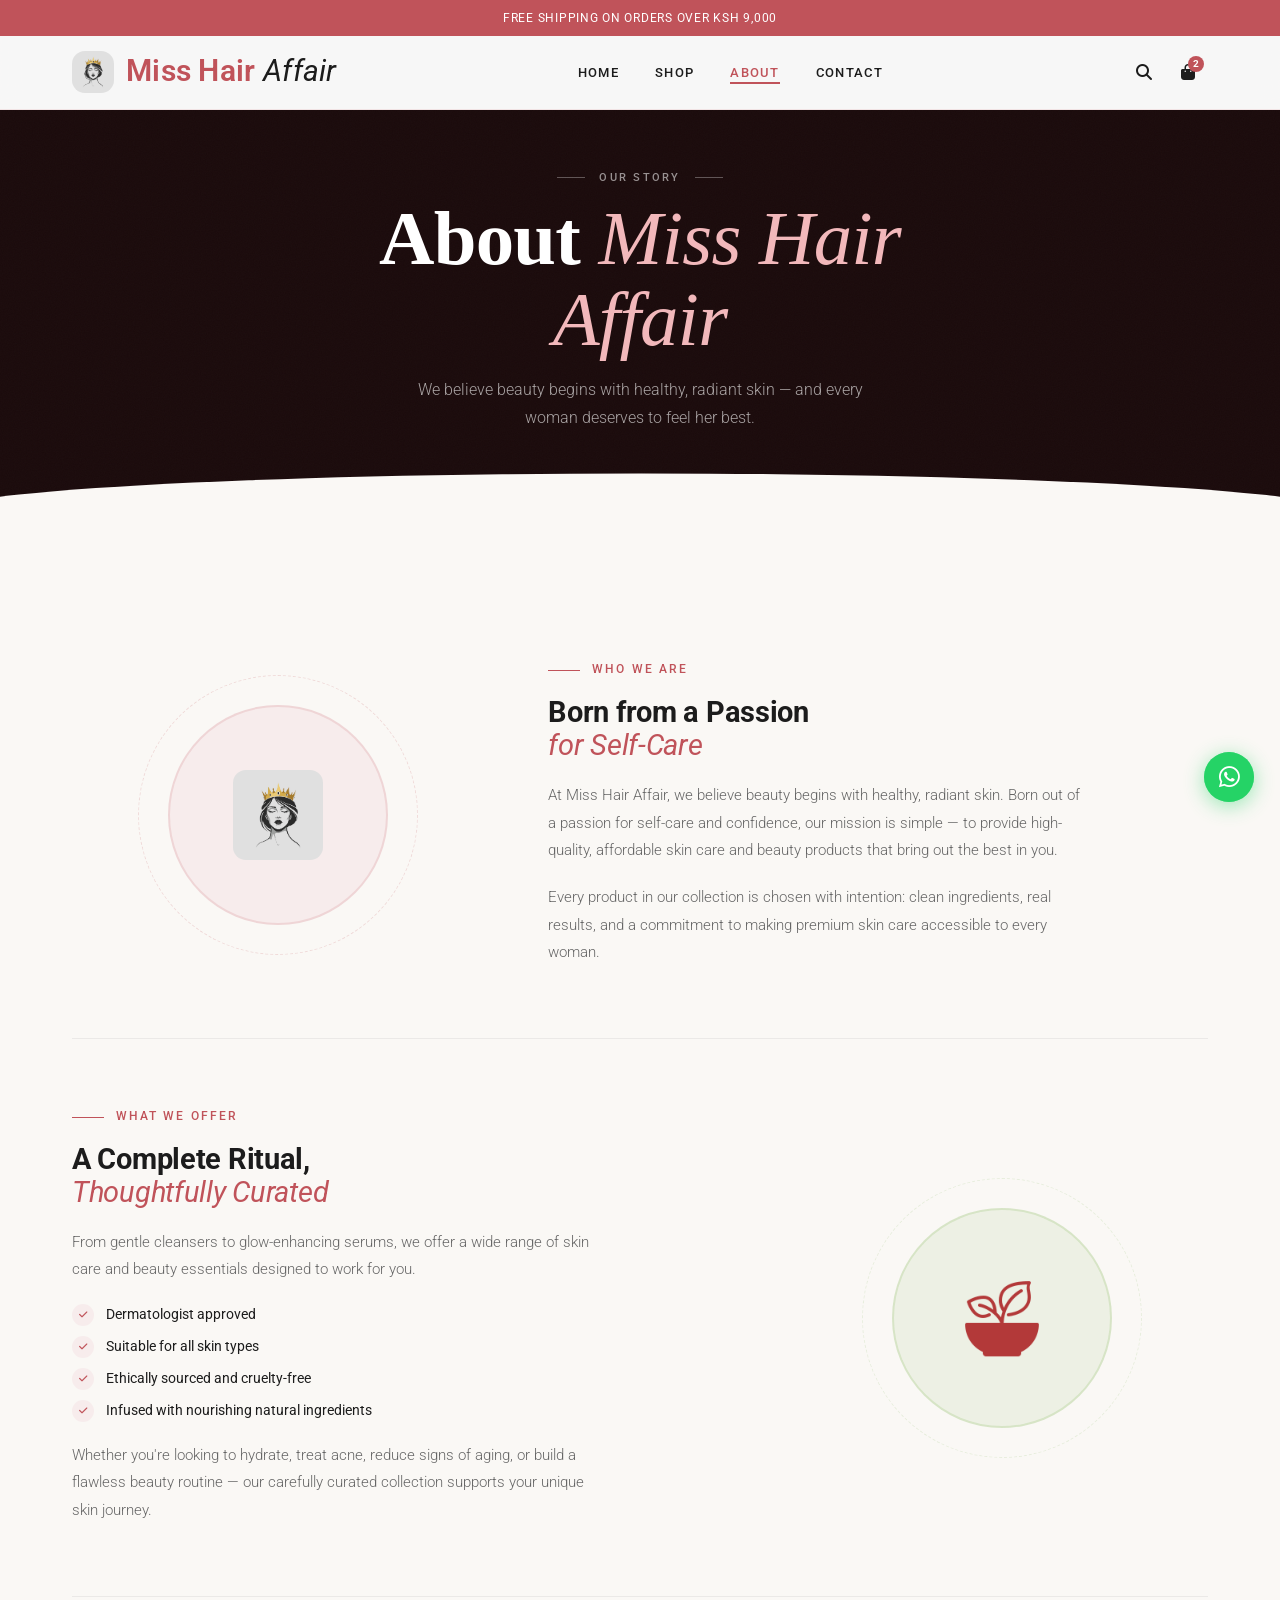
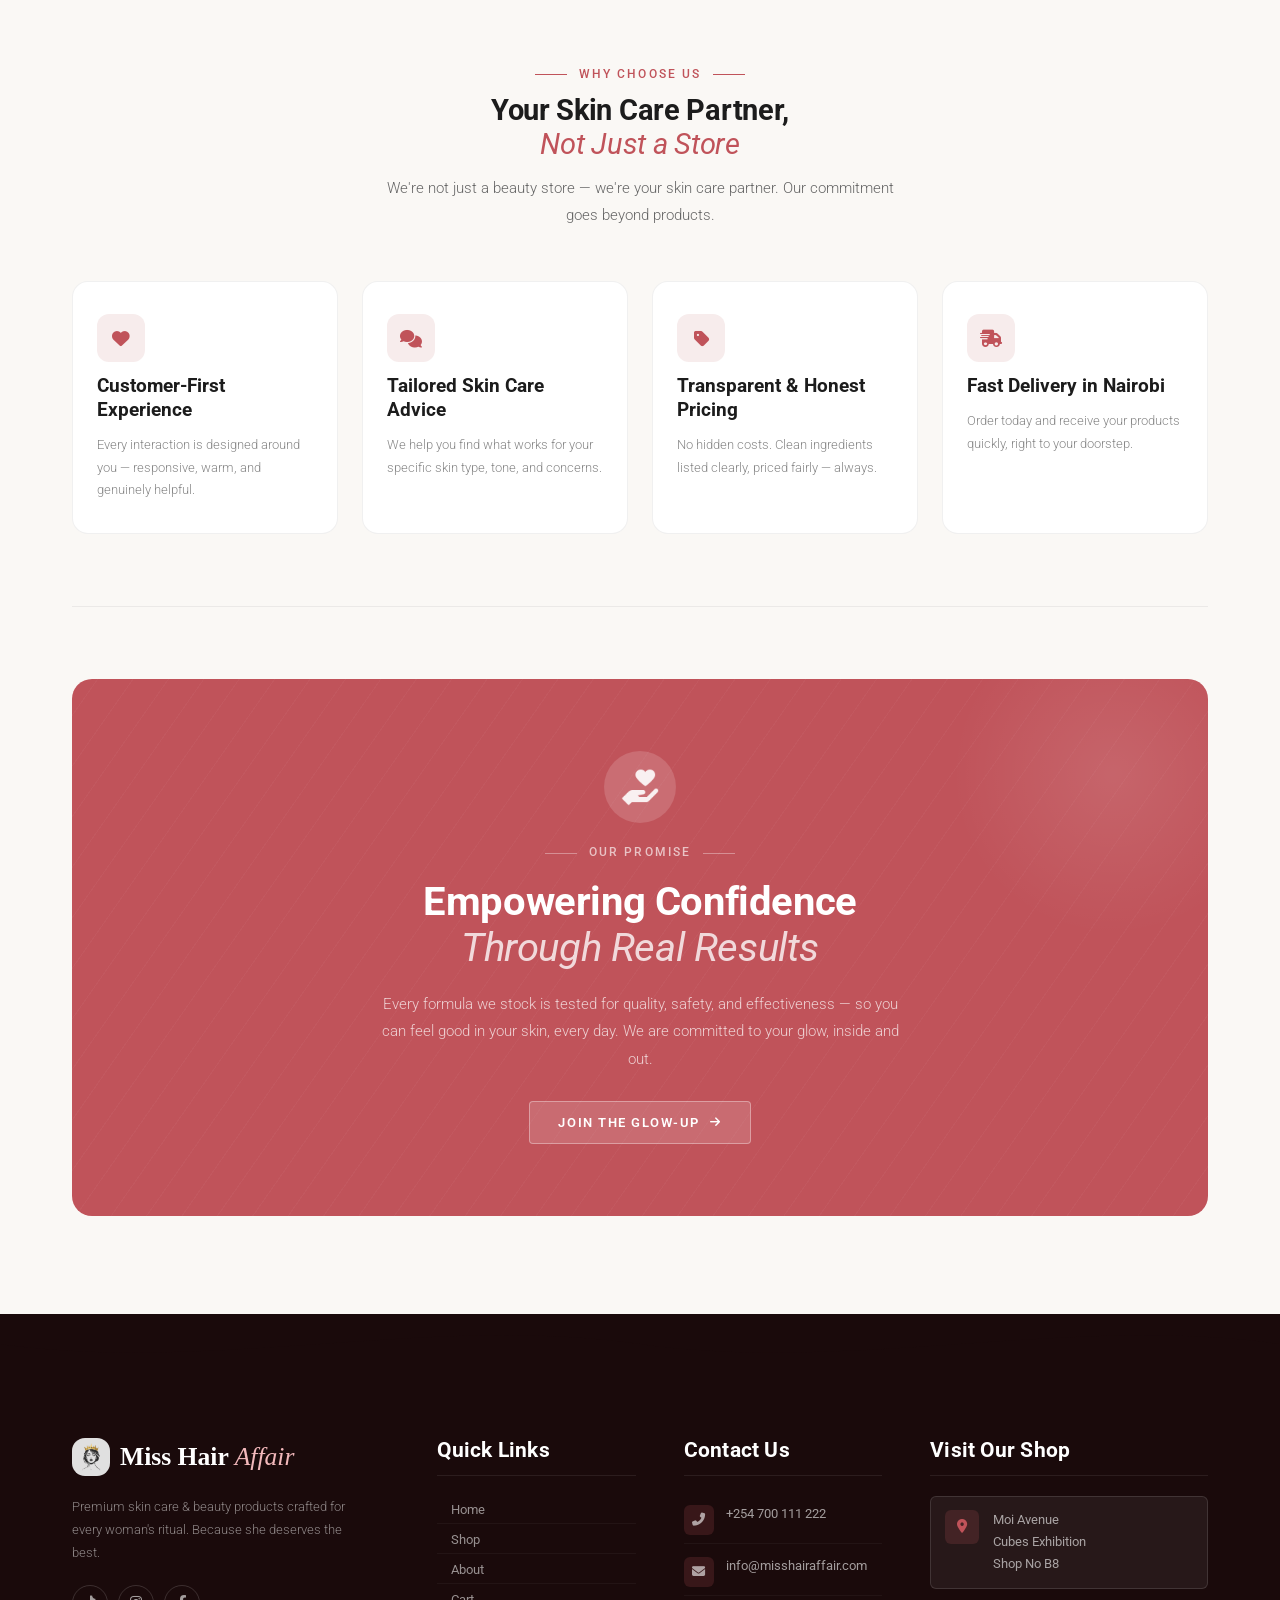
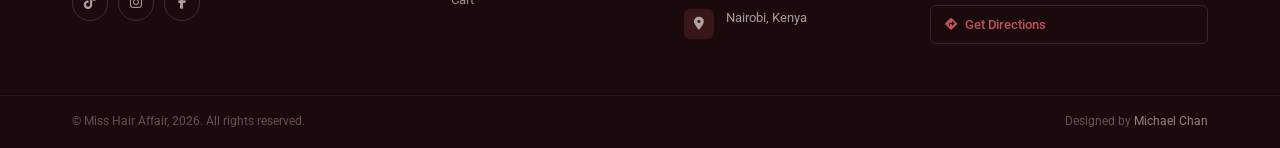
<file: about.html>
<!DOCTYPE html>
<html lang = "en">
	<head>
		<title> Miss Hair Affair </title>

		<meta charset = "UTF-8" />
		<meta name = "author" content = "Michael Chan" /> <!--date of creation; Mon, May 18, 2026-->
		<meta name = "viewport" content = "width=device-width,initial-scale=1,shrink-to-fit=no" />

		<!--browser icon-->
		<link	rel = "icon" 
				href = 'data:image/svg+xml,<svg xmlns="http://www.w3.org/2000/svg" viewBox="0 0 100 100"><text y=".9em" font-size="90">👸</text></svg>' />

		<!--custom css-->
		<link rel = "stylesheet" href = "css/style.css" />

		<!--font awesome link-->
        <link rel = "stylesheet" href = "https://cdnjs.cloudflare.com/ajax/libs/font-awesome/6.7.2/css/all.min.css" />

		<!--google font, Roboto-->
		<link rel = "preconnect" href = "https://fonts.googleapis.com" />
		<link rel = "preconnect" href = "https://fonts.gstatic.com" crossorigin />
		<link href = "https://fonts.googleapis.com/css2?family=Roboto:ital,wght@0,100..900;1,100..900&display=swap" rel = "stylesheet" />
	</head>

	<body>

		<!--header-->
    	<section class = "header" id = "site-header">
    		<!--announcement bar-->
      		<div class = "header-announcement">
        		<p> Free shipping on orders over Ksh 9,000 </p>
      		</div>
      		

      		<div class = "container">
        		<header class = "header-inner">

        			<!--logo-->
		          	<a href = "index.html" class = "logo" aria-label = "Miss Hair Affair — Home">
		            	<img src = "images/logo.jpg" alt = "Miss Hair Affair logo" class = "logo-img" />
		            	<span class = "logo-wordmark"> Miss Hair <em> Affair </em> </span>
		          	</a>
		          	<!--logo end-->

		          	<!--primary nav-->
		          	<nav class = "nav" id = "main-nav" aria-label = "Main navigation">
		          		<button class = "nav-close" id = "nav-close" aria-label = "Close menu">
							<i class = "fas fa-times"></i>
						</button>

		            	<a href = "index.html" class = "nav-link"> Home </a>
		            	<a href = "shop.html" class = "nav-link"> Shop </a>
		            	<a href = "about.html" class = "nav-link is-active"> About </a>
		            	<a href = "contact.html" class = "nav-link"> Contact </a>
		          	</nav>
		          	<!--primary nav end-->

		          	<!--actions-->
		          	<div class = "header-actions">
		            	<!--search toggle-->
		            	<button	class = "icon-btn search-toggle" 
		            			id = "search-toggle" 
		            			aria-label = "Open search" 
		            			aria-expanded = "false">
		              			<i class = "fas fa-search" id = "search-icon"></i>
		            	</button>

		            	<!--cart count-->
			            <a 	href = "cart.html" 
			            	class = "icon-btn cart-btn" 
			            	aria-label = "Shopping cart, 2 items">
			              	<i class = "fas fa-shopping-bag"></i>
			              	<span class = "cart-badge" aria-hidden = "true"> 2 </span>
			            </a>

			            <!--hamburger (mobile)-->
			            <button		class = "hamburger" 
			            			id = "hamburger" 
			            			aria-label = "Open menu" 
			            			aria-expanded = "false" 
			            			aria-controls = "main-nav">
			              		<span class = "hamburger-bar"></span>
			              		<span class = "hamburger-bar"></span>
			              		<span class = "hamburger-bar"></span>
			            </button>
		          	</div>
		          	<!--actions end-->

        		</header>
        	</div>

        	<!--search bar — slides down under the header bar-->
	      	<div class = "search-bar" id = "search-bar" aria-hidden = "true">
	        	<div class = "container">
	          		<div class = "search-bar--inner">
	            		<i class = "fas fa-search search-bar--icon"></i>
	            		
	            		<input	type = "search"
	              				id = "search-input"
	              				class = "search-bar--input"
	              				placeholder = "Search for products . . ."
	              				autocomplete = "off"
	              				aria-label = "Search products" />
	            		
	            		<button class = "search-bar--close" id = "search-close" aria-label = "Close search">
	              			<i class = "fas fa-times"></i>
	            		</button>
	          		</div>
	        	</div>
	      	</div>

      	</section>
      	<!--header end-->

      	<!--overlay for mobile nav-->
    	<div class = "nav-overlay" id = "nav-overlay" aria-hidden = "true"></div>

    	<!--about-->
		<section class = "about" aria-label = "About Miss Hair Affair">

			<!--hero band-->
		  	<div class = "about-hero">
			    <div class = "about-hero-bg" aria-hidden = "true"></div>
			    
			    <div class = "container">
			      	<div class = "about-hero-inner">
				        <p class="about-hero-eyebrow">
				          	<span class="about-hero-dash"></span>
				          	Our Story
				          	<span class="about-hero-dash"></span>
				        </p>
				        <h1 class = "about-hero-headline"> About <em> Miss Hair Affair </em> </h1>
				        <p class = "about-hero-sub">
				          	We believe beauty begins with healthy, radiant skin — and every woman deserves to feel her best.
				        </p>
			      	</div>
			    </div>
		  	</div>

		  	<!--container-->
		  	<div class = "container">

		  		<!--who we are-->
			    <div class = "about-block about-block--who">
			      	<div class = "about-block-visual" aria-hidden = "true">
				        <div class = "about-block-image-wrap">
				          	<img src = "images/logo.jpg" alt = "" class = "about-block-img about-block-img--logo" />
				        </div>
				        <div class = "about-block-accent" aria-hidden = "true"></div>
			      	</div>

			      	<div class = "about-block-content">
				        <p class = "section-eyebrow">
				          	<span class = "section-eyebrow-line"></span>
				          	Who We Are
				        </p>
				        <h2 class = "about-block-title"> Born from a Passion <br /> <em> for Self-Care </em> </h2>
				        <p class = "about-block-body">
				          	At Miss Hair Affair, we believe beauty begins with healthy, radiant skin. Born out of a passion for
				          	self-care and confidence, our mission is simple — to provide high-quality, affordable skin care
				          	and beauty products that bring out the best in you.
				        </p>
				        <p class = "about-block-body">
				          	Every product in our collection is chosen with intention: clean ingredients, real results,
				          	and a commitment to making premium skin care accessible to every woman.
				        </p>
			      	</div>
			    </div>
			    <!--who we are end-->

			    <!--what we offer-->
			    <div class = "about-block about-block--offer about-block--reverse">
			      	<div class = "about-block-content">
				        <p class = "section-eyebrow">
				          	<span class = "section-eyebrow-line"></span>
				          	What We Offer
				        </p>
				        <h2 class = "about-block-title"> A Complete Ritual, <br /> <em> Thoughtfully Curated </em> </h2>
				        <p class = "about-block-body">
				          	From gentle cleansers to glow-enhancing serums, we offer a wide range of skin care and beauty
				          	essentials designed to work for you.
				        </p>
				        <ul class = "about-list">
				          	<li class = "about-list-item">
				            	<span class = "about-list-icon"> <i class = "fas fa-check"></i> </span>
				            	Dermatologist approved
				          	</li>	
				          	<li class = "about-list-item">
				            	<span class = "about-list-icon"> <i class = "fas fa-check"></i> </span>
				            	Suitable for all skin types
				          	</li>
				          	<li class = "about-list-item">
				            	<span class = "about-list-icon"> <i class = "fas fa-check"></i> </span>
				            	Ethically sourced and cruelty-free
				          	</li>
				          	<li class = "about-list-item">
				            	<span class = "about-list-icon"> <i class = "fas fa-check"></i> </span>
				            	Infused with nourishing natural ingredients
				          	</li>
				        </ul>
				        <p class = "about-block-body">
				          	Whether you're looking to hydrate, treat acne, reduce signs of aging, or build a flawless
				          	beauty routine — our carefully curated collection supports your unique skin journey.
				        </p>
			      	</div>

			      	<div class = "about-block-visual about-block-visual--right" aria-hidden = "true">
			        	<div class = "about-block-image-wrap about-block-image-wrap--leaf">
			          		<img src = "images/leaf.png" alt = "" class = "about-block-img about-block-img--icon" />
			        	</div>
			        	<div class = "about-block-accent about-block-accent--right" aria-hidden="true"></div>
			      	</div>
			    </div>
			    <!--what we offer end-->

			    <!--why choose us-->
			    <div class = "about-why">
			      	<div class = "about-why-header">
				        <p class = "section-eyebrow">
				          	<span class = "section-eyebrow-line"></span>
				          	Why Choose Us
				          	<span class = "section-eyebrow-line"></span>
				        </p>
				        <h2 class = "about-block-title about-block-title--center">
				          	Your Skin Care Partner, <br /> <em> Not Just a Store </em>
				        </h2>
				        <p class = "about-block-body about-block-body--center">
				          	We're not just a beauty store — we're your skin care partner. Our commitment goes beyond products.
				        </p>
			      	</div>

			      	<div class = "about-why-grid">
				        <div class = "about-why-card">
				          	<div class = "about-why-card-icon"> <i class = "fas fa-heart"></i> </div>
				          		<h3 class = "about-why-card-title"> Customer-First Experience </h3>
				          		<p class = "about-why-card-body">
				          			Every interaction is designed around you — responsive, warm, and genuinely helpful.
				          		</p>
				        </div>
				        <div class = "about-why-card">
				          	<div class = "about-why-card-icon"> <i class = "fas fa-comments"></i> </div>
				          	<h3 class = "about-why-card-title"> Tailored Skin Care Advice </h3>
				          	<p class = "about-why-card-body">
				          		We help you find what works for your specific skin type, tone, and concerns.
				          	</p>
				        </div>
				        <div class = "about-why-card">
				          	<div class = "about-why-card-icon"> <i class = "fas fa-tag"></i> </div>
				          	<h3 class = "about-why-card-title"> Transparent &amp; Honest Pricing </h3>
				          	<p class = "about-why-card-body"> 
				          		No hidden costs. Clean ingredients listed clearly, priced fairly — always.
				          	</p>
				        </div>
				        <div class = "about-why-card">
				          	<div class = "about-why-card-icon"> <i class = "fas fa-shipping-fast"></i> </div>
				          	<h3 class = "about-why-card-title"> Fast Delivery in Nairobi </h3>
				          	<p class = "about-why-card-body">
				          		Order today and receive your products quickly, right to your doorstep.
				          	</p>
				        </div>
			      	</div>
			    </div>
			    <!--why choose us end-->

			    <!--our promise-->
			    <div class = "about-promise">
			      	<div class = "about-promise-bg" aria-hidden = "true"></div>
			      
			      	<div class = "about-promise-inner">
				        <div class = "about-promise-icon" aria-hidden = "true">
				          	<img src = "images/promise.png" alt = "" />
				        </div>
				        <p class = "section-eyebrow about-promise-eyebrow">
				          	<span class = "section-eyebrow-line"></span>
				          	Our Promise
				          	<span class = "section-eyebrow-line"></span>
				        </p>
				        <h2 class = "about-promise-headline">
				          	Empowering Confidence <br /> <em> Through Real Results </em>
				        </h2>
				        <p class = "about-promise-body">
				          	Every formula we stock is tested for quality, safety, and effectiveness — so you can feel good
				          	in your skin, every day. We are committed to your glow, inside and out.
				        </p>
				        <a href = "shop.html" class = "about-promise-cta">
				          	Join the Glow-Up
				          	<i class = "fas fa-arrow-right"></i>
				        </a>
			      	</div>
			    </div>
			    <!--our promise end-->

		  	</div>
		  	<!--container end-->

		</section>
		<!--about end-->

    	<!--footer-->
		<footer class = "footer" aria-label = "Site footer">

			<!--top wave divider-->
		  	<div class = "footer-wave" aria-hidden = "true">
		    	<svg 	viewBox = "0 0 1440 60" 
		    			preserveAspectRatio = "none" 
		    			xmlns = "http://www.w3.org/2000/svg">
		      		<path d = "M0,30 C240,60 480,0 720,30 C960,60 1200,0 1440,30 L1440,60 L0,60 Z" fill = "#1a0a0b" />
		    	</svg>
		  	</div>

		  	<!--footer main-->
		  	<div class = "footer-main">
		    	<div class = "container">
		      		<div class = "footer-grid">

		      			<!--column 1: brand-->
				        <div class = "footer-col footer-col--brand">
				          	<a href = "index.html" class = "footer-logo" aria-label = "Miss Hair Affair — Home">
				            	<img src = "images/logo.jpg" alt = "Miss Hair Affair logo" class = "footer-logo-img" />
				            	<span class = "footer-logo-wordmark"> Miss Hair <em> Affair </em> </span>
				          	</a>

				          	<p class = "footer-brand-desc">
				            	Premium skin care &amp; beauty products crafted for every woman's ritual. Because she deserves the best.
				          	</p>

				          	<!--social icons-->
				          	<div class = "footer-socials" aria-label = "Social media links">
				            	<a href = "" class = "footer-social-btn" aria-label = "TikTok">
				              		<i class = "fab fa-tiktok"></i>
				            	</a>
				            	<a href = "" class = "footer-social-btn" aria-label = "Instagram">
				              		<i class = "fab fa-instagram"></i>
				            	</a>
				            	<a href = "" class = "footer-social-btn" aria-label = "Facebook">
				              		<i class = "fab fa-facebook-f"></i>
				            	</a>
				          	</div>
				        </div>

				        <!--column 2: quick links-->
				        <div class = "footer-col">
				          	<h3 class = "footer-col-title"> Quick Links </h3>
				          
				          	<nav class = "footer-links" aria-label = "Footer navigation">
					            <a href = "index.html" class = "footer-link">
					              	<i class = "fas fa-chevron-right"></i> Home
					            </a>
					            <a href = "shop.html" class = "footer-link">
					              	<i class = "fas fa-chevron-right"></i> Shop
					            </a>
					            <a href = "about.html" class = "footer-link">
					              	<i class = "fas fa-chevron-right"></i> About
					            </a>
					            <a href = "cart.html" class = "footer-link">
					              	<i class = "fas fa-chevron-right"></i> Cart
					            </a>
				          	</nav>
				        </div>

				        <!--column 3: contact-->
				        <div class = "footer-col">
				          	<h3 class = "footer-col-title"> Contact Us </h3>
				          
				          	<ul class = "footer-contact" aria-label = "Contact details">
				            	<li class = "footer-contact-item">
				              		<span class = "footer-contact-icon" aria-hidden = "true">
				                		<i class = "fas fa-phone-alt"></i>
				              		</span>
				              		<a href = "tel:+254700111222"> +254 700 111 222 </a>
				            	</li>

				            	<li class = "footer-contact-item">
				              		<span class = "footer-contact-icon" aria-hidden = "true">
				                		<i class = "fas fa-envelope"></i>
				              		</span>
				              		<a href = "mailto:info@misshairaffair.com"> info@misshairaffair.com </a>
				            	</li>

				            	<li class = "footer-contact-item">
				              		<span class = "footer-contact-icon" aria-hidden = "true">
				                		<i class = "fas fa-map-marker-alt"></i>
				              		</span>
				              		<span> Nairobi, Kenya </span>
				            	</li>
				          	</ul>
				        </div>

				        <!--column 4: visit our shop-->
						<div class = "footer-col">
						  	<h3 class = "footer-col-title"> Visit Our Shop </h3>

						  	<div class = "footer-location">
						    	<span class = "footer-location-icon" aria-hidden = "true">
						      		<i class = "fas fa-map-marker-alt"></i>
						    	</span>

						    	<address class = "footer-location-address">
						      		Moi Avenue<br />
						      		Cubes Exhibition<br />
						      		Shop No B8
						    	</address>
						  	</div>

						  	<a	href = "https://maps.google.com/?q=Cubes+Exhibition+Moi+Avenue+Nairobi"
						    	class = "footer-location-link"
						    	target = "_blank"
						    	rel = "noopener noreferrer">
						    	<i class = "fas fa-directions"></i> Get Directions
						  	</a>
						</div>

		      		</div>
		      	</div>
		    </div>
		    <!--footer main end-->

		    <!--bottom bar-->
		  	<div class = "footer-bottom">
			    <div class = "container">
			      	<div class = "footer-bottom-inner">
			        	<p class = "footer-copy">
			          		&copy; Miss Hair Affair, <span id = "year"></span>. All rights reserved.
			        	</p>
			        	
			        	<p class = "footer-designer">
			          		Designed by <a href = ""> Michael Chan </a>
			        	</p>
			      	</div>
			    </div>
		  	</div>

		</footer>
		<!--footer end-->

		<!--whatsapp chat-->
		<a	href = "https://wa.me/254700111222"
			class = "whatsapp-btn"
			id = "whatsappBtn"
			target = "_blank"
			rel = "noopener noreferrer"
			aria-label = "Chat with us on WhatsApp"
			title = "Chat on WhatsApp">
			<i class = "fab fa-whatsapp"></i>
		</a>

		<!--back to top-->
		<button class = "back-to-top" id = "backToTop" aria-label = "Back to top" title = "Back to top">
		  	<i class = "fas fa-chevron-up"></i>
		  	<svg 	class = "back-to-top-ring" 
		  			viewBox = "0 0 44 44" 
		  			aria-hidden="true">
		    		<circle cx = "22" cy = "22" r = "20" />
		  	</svg>
		</button>

		<!--javascript-->
		<script src = "js/script.js"></script>
		<!--javascript end-->

	</body>
</html>
</file>
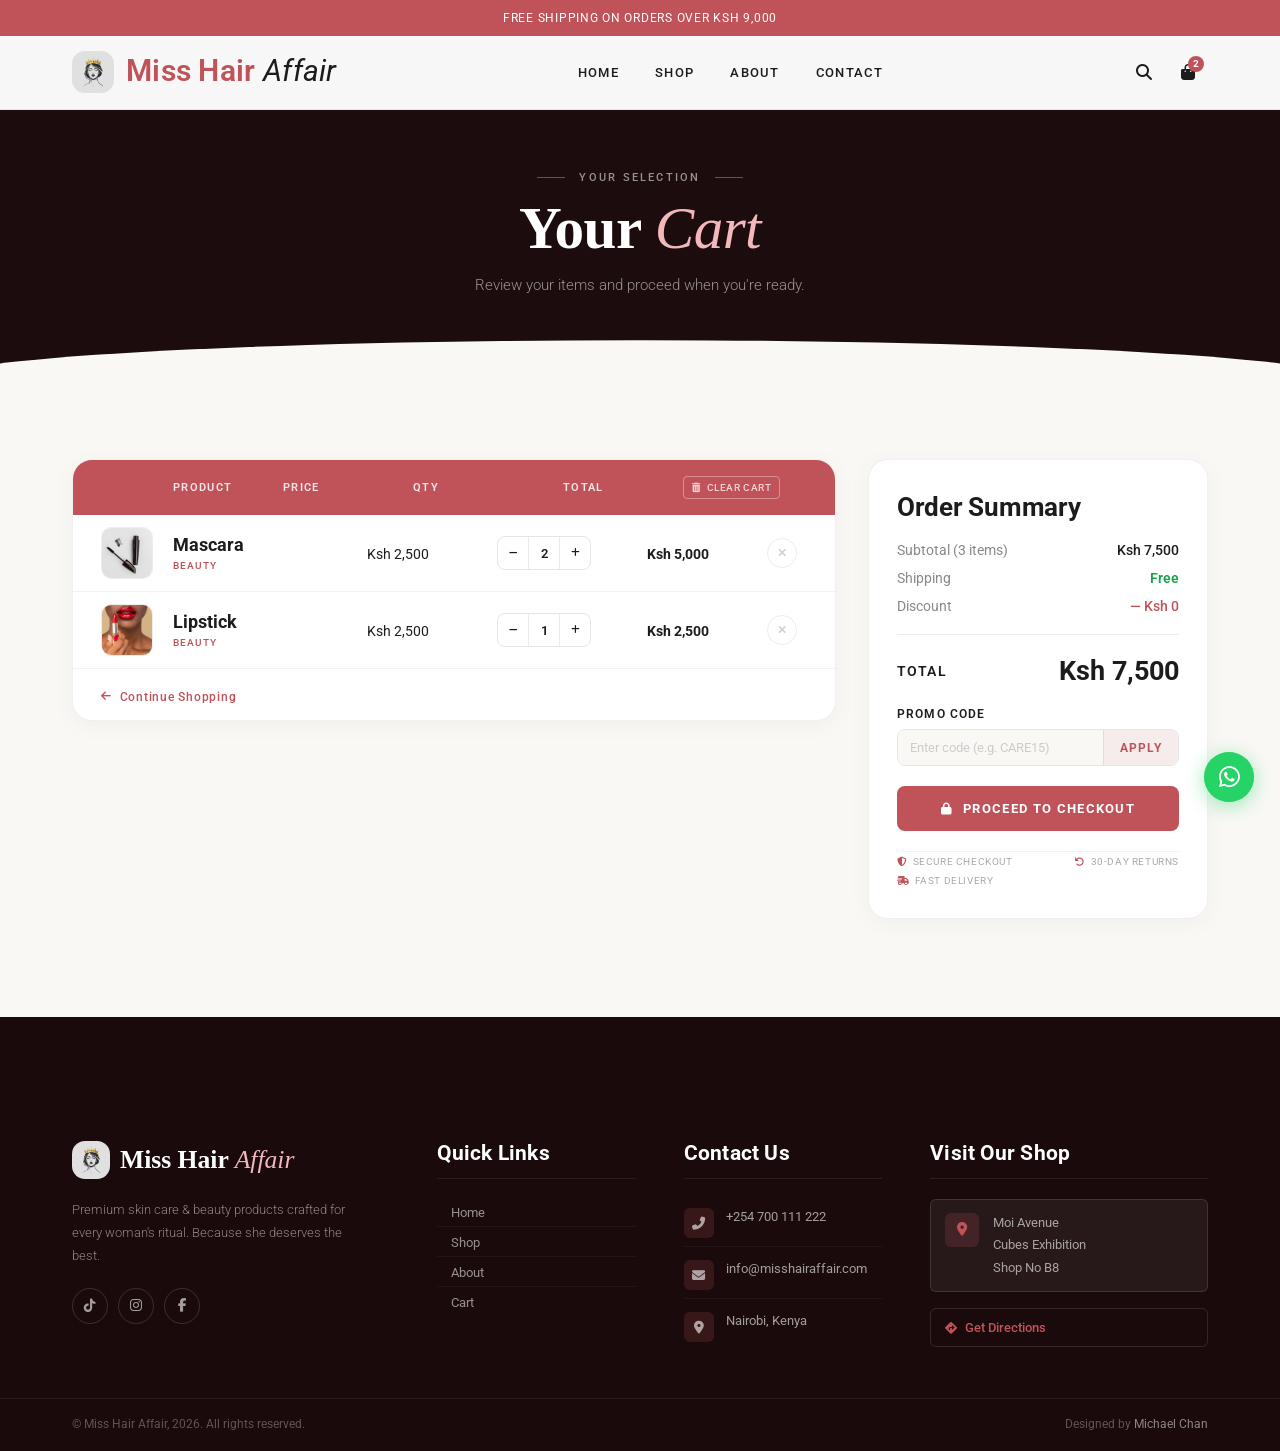
<file: cart.html>
<!DOCTYPE html>
<html lang = "en">
	<head>
		<title> Miss Hair Affair </title>

		<meta charset = "UTF-8" />
		<meta name = "author" content = "Michael Chan" /> <!--date of creation; Mon, May 18, 2026-->
		<meta name = "viewport" content = "width=device-width,initial-scale=1,shrink-to-fit=no" />

		<!--browser icon-->
		<link	rel = "icon" 
				href = 'data:image/svg+xml,<svg xmlns="http://www.w3.org/2000/svg" viewBox="0 0 100 100"><text y=".9em" font-size="90">👸</text></svg>' />

		<!--custom css-->
		<link rel = "stylesheet" href = "css/style.css" />

		<!--font awesome link-->
        <link rel = "stylesheet" href = "https://cdnjs.cloudflare.com/ajax/libs/font-awesome/6.7.2/css/all.min.css" />

		<!--google font, Roboto-->
		<link rel = "preconnect" href = "https://fonts.googleapis.com" />
		<link rel = "preconnect" href = "https://fonts.gstatic.com" crossorigin />
		<link href = "https://fonts.googleapis.com/css2?family=Roboto:ital,wght@0,100..900;1,100..900&display=swap" rel = "stylesheet" />
	</head>

	<body>

		<!--header-->
    	<section class = "header" id = "site-header">
    		<!--announcement bar-->
      		<div class = "header-announcement">
        		<p> Free shipping on orders over Ksh 9,000 </p>
      		</div>
      		

      		<div class = "container">
        		<header class = "header-inner">

        			<!--logo-->
		          	<a href = "index.html" class = "logo" aria-label = "Miss Hair Affair — Home">
		            	<img src = "images/logo.jpg" alt = "Miss Hair Affair logo" class = "logo-img" />
		            	<span class = "logo-wordmark"> Miss Hair <em> Affair </em> </span>
		          	</a>
		          	<!--logo end-->

		          	<!--primary nav-->
		          	<nav class = "nav" id = "main-nav" aria-label = "Main navigation">
		          		<button class = "nav-close" id = "nav-close" aria-label = "Close menu">
							<i class = "fas fa-times"></i>
						</button>

		            	<a href = "index.html" class = "nav-link"> Home </a>
		            	<a href = "shop.html" class = "nav-link"> Shop </a>
		            	<a href = "about.html" class = "nav-link"> About </a>
		            	<a href = "contact.html" class = "nav-link"> Contact </a>
		          	</nav>
		          	<!--primary nav end-->

		          	<!--actions-->
		          	<div class = "header-actions">
		            	<!--search toggle-->
		            	<button	class = "icon-btn search-toggle" 
		            			id = "search-toggle" 
		            			aria-label = "Open search" 
		            			aria-expanded = "false">
		              			<i class = "fas fa-search" id = "search-icon"></i>
		            	</button>

		            	<!--cart count-->
			            <a 	href = "cart.html" 
			            	class = "icon-btn cart-btn" 
			            	aria-label = "Shopping cart, 2 items">
			              	<i class = "fas fa-shopping-bag"></i>
			              	<span class = "cart-badge" aria-hidden = "true"> 2 </span>
			            </a>

			            <!--hamburger (mobile)-->
			            <button		class = "hamburger" 
			            			id = "hamburger" 
			            			aria-label = "Open menu" 
			            			aria-expanded = "false" 
			            			aria-controls = "main-nav">
			              		<span class = "hamburger-bar"></span>
			              		<span class = "hamburger-bar"></span>
			              		<span class = "hamburger-bar"></span>
			            </button>
		          	</div>
		          	<!--actions end-->

        		</header>
        	</div>

        	<!--search bar — slides down under the header bar-->
	      	<div class = "search-bar" id = "search-bar" aria-hidden = "true">
	        	<div class = "container">
	          		<div class = "search-bar--inner">
	            		<i class = "fas fa-search search-bar--icon"></i>
	            		
	            		<input	type = "search"
	              				id = "search-input"
	              				class = "search-bar--input"
	              				placeholder = "Search for products . . ."
	              				autocomplete = "off"
	              				aria-label = "Search products" />
	            		
	            		<button class = "search-bar--close" id = "search-close" aria-label = "Close search">
	              			<i class = "fas fa-times"></i>
	            		</button>
	          		</div>
	        	</div>
	      	</div>

      	</section>
      	<!--header end-->

      	<!--overlay for mobile nav-->
    	<div class = "nav-overlay" id = "nav-overlay" aria-hidden = "true"></div>

    	<!--cart-->
		<section class = "cart" aria-label = "Shopping cart">

			<!--hero band (mirrors contact and about pages)-->
		  	<div class = "cart-hero">
			    <div class = "cart-hero-bg" aria-hidden = "true"></div>
			    
			    <div class = "container">
			      	<div class = "cart-hero-inner">
			        	<p class = "cart-hero-eyebrow">
			          		<span class = "cart-hero-dash"></span>
			          		Your Selection
			          		<span class = "cart-hero-dash"></span>
			        	</p>
			        	<h1 class = "cart-hero-headline"> Your <em> Cart </em> </h1>
			        	<p class = "cart-hero-sub"> Review your items and proceed when you're ready. </p>
			      	</div>
			    </div>
		  	</div>

		  	<!--main-->
		  	<div class = "container">
			    <div class = "cart-inner">

			    	<!--cart table-->
			      	<div class = "cart-table-wrap">

				        <!--table header row-->
				        <div class = "cart-table-head" role = "row" aria-label = "Cart column headers">
				          	<span class = "cart-col cart-col--img" aria-hidden = "true"></span>
				          	<span class = "cart-col cart-col--item"> Product </span>
				          	<span class = "cart-col cart-col--price"> Price </span>
				          	<span class = "cart-col cart-col--qty"> Qty </span>
				          	<span class = "cart-col cart-col--total"> Total </span>
				          	<span class = "cart-col cart-col--action">
				            	<button class = "cart-clear-btn" aria-label = "Clear entire cart">
				              		<i class = "fas fa-trash-alt"></i>
				              		Clear Cart
				            	</button>
				          	</span>
				        </div>

			        	<!--cart items-->
			        	<ul class = "cart-list" aria-label = "Cart items">

				          	<!--Item 1-->
				          	<li class = "cart-item" role = "row">
					            <div class = "cart-col cart-col--img">
					              	<div class = "cart-item-img-wrap">
					                	<img src = "images/beauty/mascara.jpg" alt = "Mascara" class = "cart-item-img" />
					              	</div>
					            </div>

					            <div class = "cart-col cart-col--item">
					              	<span class = "cart-item-name"> Mascara </span>
					              	<span class = "cart-item-cat"> Beauty </span>
					            </div>

				            	<div class = "cart-col cart-col--price" data-label = "Price">
				              		<span> Ksh 2,500 </span>
				            	</div>
				            
					            <div class = "cart-col cart-col--qty" data-label = "Qty">
					              	<div class = "cart-qty-control" aria-label = "Quantity for Mascara">
					                	<button class = "cart-qty-btn" aria-label = "Decrease quantity">
					                  		<i class = "fas fa-minus"></i>
					                	</button>

					                	<input	type = "number"
					                  			class = "cart-qty-input"
					                  			value = "2"
					                  			min = "1"
					                  			aria-label = "Quantity"
					                  			readonly />

					                	<button class = "cart-qty-btn" aria-label = "Increase quantity">
					                  		<i class = "fas fa-plus"></i>
					                	</button>
					              	</div>
					            </div>

					            <div class = "cart-col cart-col--total" data-label = "Total">
					              	<strong> Ksh 5,000 </strong>
					            </div>
				            
					            <div class = "cart-col cart-col--action">
					              	<button class = "cart-remove-btn" aria-label ="Remove Mascara from cart">
					                	<i class = "fas fa-times"></i>
					              	</button>
					            </div>
				          	</li>

				          	<!--Item 2-->
				          	<li class = "cart-item" role = "row">
					            <div class = "cart-col cart-col--img">
					              	<div class = "cart-item-img-wrap">
					                	<img src = "images/beauty/lipstick.jpg" alt = "Lipstick" class = "cart-item-img" />
					              	</div>
					            </div>

					            <div class = "cart-col cart-col--item">
					              	<span class = "cart-item-name"> Lipstick </span>
					              	<span class = "cart-item-cat"> Beauty </span>
					            </div>

					            <div class = "cart-col cart-col--price" data-label = "Price">
					              	<span> Ksh 2,500 </span>
					            </div>

					            <div class = "cart-col cart-col--qty" data-label = "Qty">
					              	<div class = "cart-qty-control" aria-label = "Quantity for Lipstick">
					                	<button class = "cart-qty-btn" aria-label = "Decrease quantity">
					                  		<i class = "fas fa-minus"></i>
					                	</button>
					                
					                	<input	type = "number"
					                  			class = "cart-qty-input"
					                  			value = "1"
					                  			min = "1"
					                  			aria-label = "Quantity"
					                  			readonly />

						                <button class = "cart-qty-btn" aria-label = "Increase quantity">
						                  	<i class = "fas fa-plus"></i>
						                </button>
					              	</div>
					            </div>

					            <div class = "cart-col cart-col--total" data-label = "Total">
					              	<strong> Ksh 2,500 </strong>
					            </div>

					            <div class = "cart-col cart-col--action">
					              	<button class = "cart-remove-btn" aria-label = "Remove Lipstick from cart">
					                	<i class = "fas fa-times"></i>
					              	</button>
					            </div>
				          	</li>

			        	</ul>

				        <!--continue shopping-->
				        <div class = "cart-continue">
				          	<a href = "shop.html" class = "cart-continue-link">
				            	<i class = "fas fa-arrow-left"></i>
				            	Continue Shopping
				          	</a>
				        </div>

			      	</div>
			      	<!--cart table end-->

			      	<!--order summary-->
			      	<aside class = "cart-summary" aria-label = "Order summary">

				        <h2 class = "cart-summary-title"> Order Summary </h2>

				        <div class = "cart-summary-rows">
				          	<div class = "cart-summary-row">
				            	<span> Subtotal (3 items) </span>
				            	<span> Ksh 7,500 </span>
				          	</div>
				          
				          	<div class = "cart-summary-row">
				            	<span> Shipping </span>
				            	<span class = "cart-summary-free"> Free </span>
				          	</div>
				          
				          	<div class = "cart-summary-row">
				            	<span> Discount </span>
				            	<span class = "cart-summary-discount"> — Ksh 0 </span>
				          	</div>
				        </div>

				        <div class = "cart-summary-divider" aria-hidden = "true"></div>

				        <div class = "cart-summary-total">
				          	<span> Total </span>
				          	<strong> Ksh 7,500 </strong>
				        </div>

				        <!--promo code-->
				        <div class = "cart-promo">
				          	<label for = "promo-code" class = "cart-promo-label"> Promo Code </label>
				          	<div class = "cart-promo-input-wrap">
					            <input	type = "text"
					              		id = "promo-code"
					              		class = "cart-promo-input"
					              		placeholder = "Enter code (e.g. CARE15)" />
					            <button class = "cart-promo-btn" aria-label = "Apply promo code"> Apply </button>
				          	</div>
				        </div>

				        <a href = "checkout.html" class = "cart-checkout-btn">
				          	<i class = "fas fa-lock"></i>
				          	Proceed to Checkout
				        </a>

				        <!--trust signals-->
				        <div class = "cart-trust">
				          	<span> <i class = "fas fa-shield-alt"></i> Secure Checkout </span>
				          	<span> <i class = "fas fa-undo"></i> 30-Day Returns </span>
				          	<span> <i class = "fas fa-shipping-fast"></i> Fast Delivery </span>
				        </div>

			      	</aside>
			      	<!--order summary end-->

			    </div>
			</div>
			<!--main end-->

		</section>
		<!--cart end-->

    	<!--footer-->
		<footer class = "footer" aria-label = "Site footer">

			<!--top wave divider-->
		  	<div class = "footer-wave" aria-hidden = "true">
		    	<svg 	viewBox = "0 0 1440 60" 
		    			preserveAspectRatio = "none" 
		    			xmlns = "http://www.w3.org/2000/svg">
		      		<path d = "M0,30 C240,60 480,0 720,30 C960,60 1200,0 1440,30 L1440,60 L0,60 Z" fill = "#1a0a0b" />
		    	</svg>
		  	</div>

		  	<!--footer main-->
		  	<div class = "footer-main">
		    	<div class = "container">
		      		<div class = "footer-grid">

		      			<!--column 1: brand-->
				        <div class = "footer-col footer-col--brand">
				          	<a href = "index.html" class = "footer-logo" aria-label = "Miss Hair Affair — Home">
				            	<img src = "images/logo.jpg" alt = "Miss Hair Affair logo" class = "footer-logo-img" />
				            	<span class = "footer-logo-wordmark"> Miss Hair <em> Affair </em> </span>
				          	</a>

				          	<p class = "footer-brand-desc">
				            	Premium skin care &amp; beauty products crafted for every woman's ritual. Because she deserves the best.
				          	</p>

				          	<!--social icons-->
				          	<div class = "footer-socials" aria-label = "Social media links">
				            	<a href = "" class = "footer-social-btn" aria-label = "TikTok">
				              		<i class = "fab fa-tiktok"></i>
				            	</a>
				            	<a href = "" class = "footer-social-btn" aria-label = "Instagram">
				              		<i class = "fab fa-instagram"></i>
				            	</a>
				            	<a href = "" class = "footer-social-btn" aria-label = "Facebook">
				              		<i class = "fab fa-facebook-f"></i>
				            	</a>
				          	</div>
				        </div>

				        <!--column 2: quick links-->
				        <div class = "footer-col">
				          	<h3 class = "footer-col-title"> Quick Links </h3>
				          
				          	<nav class = "footer-links" aria-label = "Footer navigation">
					            <a href = "index.html" class = "footer-link">
					              	<i class = "fas fa-chevron-right"></i> Home
					            </a>
					            <a href = "shop.html" class = "footer-link">
					              	<i class = "fas fa-chevron-right"></i> Shop
					            </a>
					            <a href = "about.html" class = "footer-link">
					              	<i class = "fas fa-chevron-right"></i> About
					            </a>
					            <a href = "cart.html" class = "footer-link">
					              	<i class = "fas fa-chevron-right"></i> Cart
					            </a>
				          	</nav>
				        </div>

				        <!--column 3: contact-->
				        <div class = "footer-col">
				          	<h3 class = "footer-col-title"> Contact Us </h3>
				          
				          	<ul class = "footer-contact" aria-label = "Contact details">
				            	<li class = "footer-contact-item">
				              		<span class = "footer-contact-icon" aria-hidden = "true">
				                		<i class = "fas fa-phone-alt"></i>
				              		</span>
				              		<a href = "tel:+254700111222"> +254 700 111 222 </a>
				            	</li>

				            	<li class = "footer-contact-item">
				              		<span class = "footer-contact-icon" aria-hidden = "true">
				                		<i class = "fas fa-envelope"></i>
				              		</span>
				              		<a href = "mailto:info@misshairaffair.com"> info@misshairaffair.com </a>
				            	</li>

				            	<li class = "footer-contact-item">
				              		<span class = "footer-contact-icon" aria-hidden = "true">
				                		<i class = "fas fa-map-marker-alt"></i>
				              		</span>
				              		<span> Nairobi, Kenya </span>
				            	</li>
				          	</ul>
				        </div>

				        <!--column 4: visit our shop-->
						<div class = "footer-col">
						  	<h3 class = "footer-col-title"> Visit Our Shop </h3>

						  	<div class = "footer-location">
						    	<span class = "footer-location-icon" aria-hidden = "true">
						      		<i class = "fas fa-map-marker-alt"></i>
						    	</span>

						    	<address class = "footer-location-address">
						      		Moi Avenue<br />
						      		Cubes Exhibition<br />
						      		Shop No B8
						    	</address>
						  	</div>

						  	<a	href = "https://maps.google.com/?q=Cubes+Exhibition+Moi+Avenue+Nairobi"
						    	class = "footer-location-link"
						    	target = "_blank"
						    	rel = "noopener noreferrer">
						    	<i class = "fas fa-directions"></i> Get Directions
						  	</a>
						</div>

		      		</div>
		      	</div>
		    </div>
		    <!--footer main end-->

		    <!--bottom bar-->
		  	<div class = "footer-bottom">
			    <div class = "container">
			      	<div class = "footer-bottom-inner">
			        	<p class = "footer-copy">
			          		&copy; Miss Hair Affair, <span id = "year"></span>. All rights reserved.
			        	</p>
			        	
			        	<p class = "footer-designer">
			          		Designed by <a href = ""> Michael Chan </a>
			        	</p>
			      	</div>
			    </div>
		  	</div>

		</footer>
		<!--footer end-->

		<!--whatsapp chat-->
		<a	href = "https://wa.me/254700111222"
			class = "whatsapp-btn"
			id = "whatsappBtn"
			target = "_blank"
			rel = "noopener noreferrer"
			aria-label = "Chat with us on WhatsApp"
			title = "Chat on WhatsApp">
			<i class = "fab fa-whatsapp"></i>
		</a>

		<!--back to top-->
		<button class = "back-to-top" id = "backToTop" aria-label = "Back to top" title = "Back to top">
		  	<i class = "fas fa-chevron-up"></i>
		  	<svg 	class = "back-to-top-ring" 
		  			viewBox = "0 0 44 44" 
		  			aria-hidden="true">
		    		<circle cx = "22" cy = "22" r = "20" />
		  	</svg>
		</button>

		<!--javascript-->
		<script src = "js/script.js"></script>
		<!--javascript end-->

	</body>
</html>
</file>
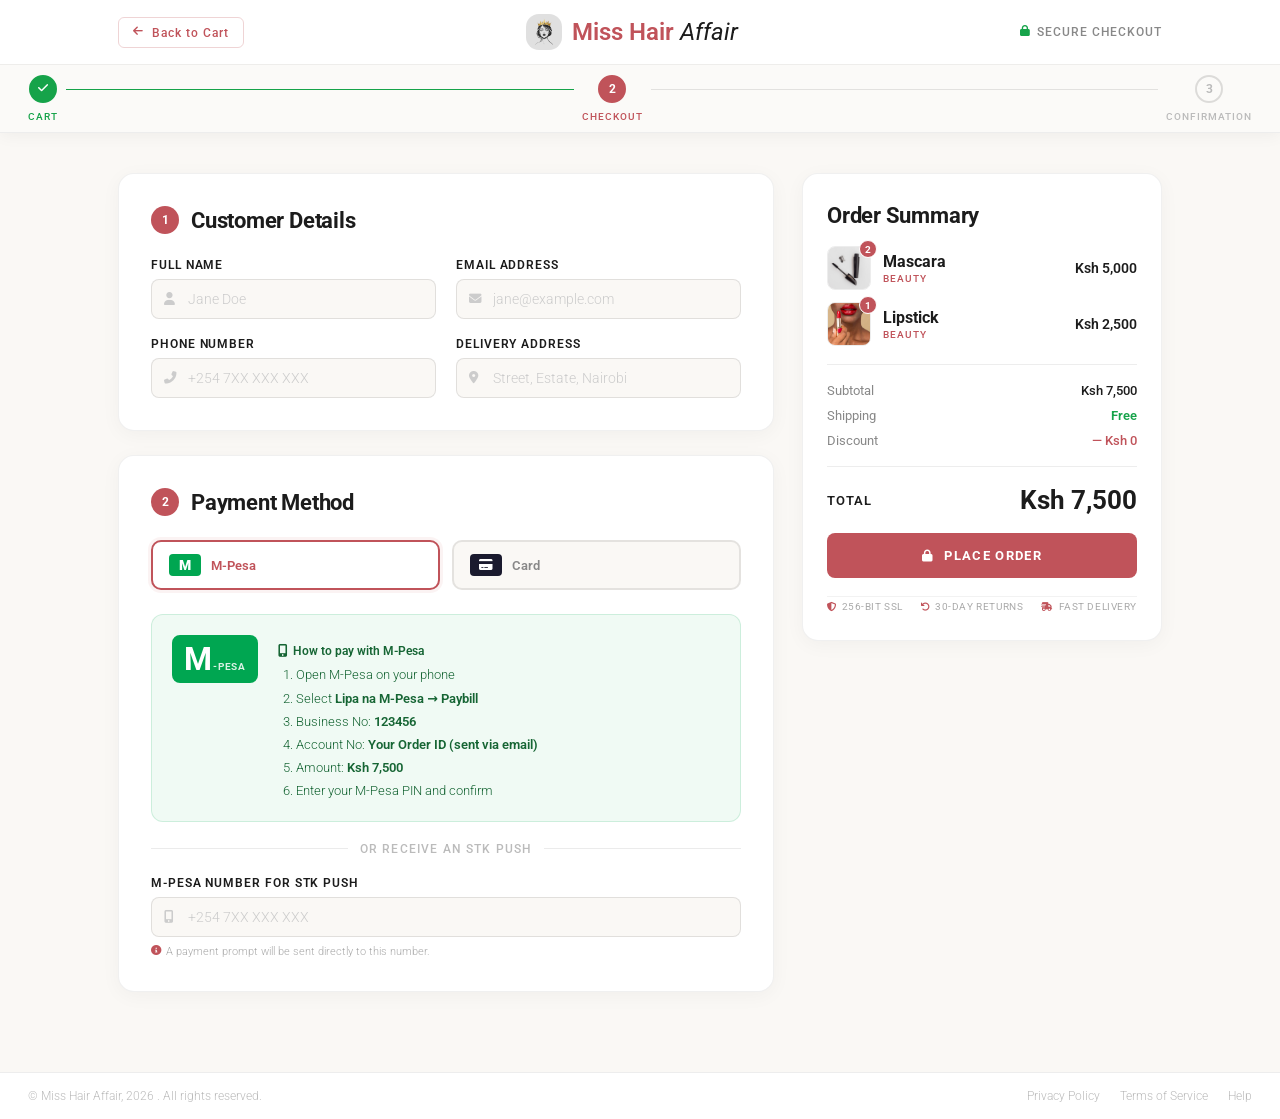
<file: checkout.html>
<!DOCTYPE html>
<html lang = "en">
	<head>
		<title> Miss Hair Affair </title>

		<meta charset = "UTF-8" />
		<meta name = "author" content = "Michael Chan" /> <!--date of creation; Mon, May 18, 2026-->
		<meta name = "viewport" content = "width=device-width,initial-scale=1,shrink-to-fit=no" />

		<!--browser icon-->
		<link	rel = "icon" 
				href = 'data:image/svg+xml,<svg xmlns="http://www.w3.org/2000/svg" viewBox="0 0 100 100"><text y=".9em" font-size="90">👸</text></svg>' />

		<!--custom css-->
		<link rel = "stylesheet" href = "css/style.css" />

		<!--font awesome link-->
        <link rel = "stylesheet" href = "https://cdnjs.cloudflare.com/ajax/libs/font-awesome/6.7.2/css/all.min.css" />

		<!--google font, Roboto-->
		<link rel = "preconnect" href = "https://fonts.googleapis.com" />
		<link rel = "preconnect" href = "https://fonts.gstatic.com" crossorigin />
		<link href = "https://fonts.googleapis.com/css2?family=Roboto:ital,wght@0,100..900;1,100..900&display=swap" rel = "stylesheet" />
	</head>

	<body>

		<!--minimal checkout header-->
		<header class = "co-header">
			<div class = "co-header-bar">

				<!--back to cart-->
				<a href = "cart.html" class = "co-back-btn" aria-label = "Back to cart">
					<i class = "fas fa-arrow-left"></i>
					<span> Back to Cart </span>
				</a>

				<!--logo-->
				<a href = "index.html" class = "co-logo" aria-label = "Miss Hair Affair — Home">
					<img src = "images/logo.jpg" alt = "" class = "co-logo-img" />
					<span class = "co-logo-wordmark"> Miss Hair <em> Affair </em> </span>
				</a>

				<!--secure badge-->
				<div class = "co-secure" aria-label = "Secure checkout">
					<i class = "fas fa-lock co-secure-icon"></i>
					<span> Secure Checkout </span>
				</div>

			</div>

			<!--step indicator-->
			<div class = "co-steps" aria-label = "Checkout progress">
			  	<div class = "co-step co-step--done">
			    	<span class = "co-step-num"> <i class = "fas fa-check"></i> </span>
			    	<span class = "co-step-label"> Cart </span>
			  	</div>
			  
			  	<div class = "co-step-line co-step-line--done"></div>
			  	
			  	<div class = "co-step co-step--active">
			    	<span class = "co-step-num"> 2 </span>
			    	<span class = "co-step-label"> Checkout </span>
			  	</div>

			  	<div class = "co-step-line"></div>
			  	
			  	<div class = "co-step">
			    	<span class = "co-step-num"> 3 </span>
			    	<span class = "co-step-label"> Confirmation </span>
			  	</div>
			</div>
		</header>
		<!--minimal checkout header end-->

		<!--main checkout layout-->
		<main class = "co-main">
			<div class = "co-container">
		  		<div class = "co-grid">

		  			<!--left: forms-->
		    		<div class = "co-forms">

		    			<!--1. customer details-->
						<div class = "co-card">
							<h2 class = "co-card-title">
						  		<span class = "co-card-num"> 1 </span>
						  		Customer Details
							</h2>

							<div class = "co-form-grid">
							  	<div class = "form-field">
								    <label class = "form-label" for = "co-fullname"> Full Name </label>
								    <div class = "form-input-wrap">
								      <i class = "fas fa-user form-input-icon" aria-hidden = "true"></i>
								      <input	type = "text" 
								      			id = "co-fullname" 
								      			name = "customer_name"
								        		class = "form-input" 
								        		placeholder = "Jane Doe"
								        		required autocomplete = "name" />
								    </div>
							  	</div>
							  
							  	<div class = "form-field">
								    <label class = "form-label" for = "co-email"> Email Address </label>
								    <div class = "form-input-wrap">
								      	<i class = "fas fa-envelope form-input-icon" aria-hidden = "true"></i>
								      	<input	type = "email" 
								      			id = "co-email" 
								      			name = "customer_email"
								        		class = "form-input" 
								        		placeholder = "jane@example.com"
								        		required autocomplete = "email" />
								    </div>
							  	</div>
							  
							  	<div class = "form-field">
								    <label class = "form-label" for = "co-phone"> Phone Number </label>
								    <div class = "form-input-wrap">
								      <i class = "fas fa-phone-alt form-input-icon" aria-hidden = "true"></i>
								      <input	type = "tel" 
								      			id = "co-phone" 
								      			name = "customer_phone"
								        		class = "form-input" 
								        		placeholder = "+254 7XX XXX XXX"
								        		required autocomplete = "tel" />
								    </div>
							  	</div>

							  	<div class = "form-field">
								    <label class = "form-label" for = "co-address"> Delivery Address </label>
								    <div class = "form-input-wrap">
								      	<i class = "fas fa-map-marker-alt form-input-icon" aria-hidden = "true"></i>
								      	<input	type = "text" 
								      			id = "co-address" 
								      			name = "customer_address"
								        		class = "form-input" 
								        		placeholder = "Street, Estate, Nairobi"
								        		autocomplete = "street-address" />
								    </div>
							  	</div>
							</div>
						</div>
						<!--customer details end-->

						<!--2. payment method-->
						<div class = "co-card">
							<h2 class = "co-card-title">
						  		<span class = "co-card-num"> 2 </span>
						  		Payment Method
							</h2>

							<!--payment tabs-->
							<div class = "co-pay-tabs" role = "tablist" aria-label = "Choose payment method">
							  	<button	class = "co-pay-tab co-pay-tab--active"
							    		id = "tab-mpesa" 
							    		role = "tab" 
							    		aria-selected = "true"
							    		aria-controls = "panel-mpesa" 
							    		data-target = "panel-mpesa">
							    	<div class = "co-pay-tab-logo co-pay-tab-logo--mpesa"> M </div>
							    	M-Pesa
							  </button>
							  
							  <button	class = "co-pay-tab"
							    		id = "tab-card" 
							    		role = "tab" 
							    		aria-selected = "false"
							    		aria-controls = "panel-card" 
							    		data-target = "panel-card">
							    	<div class = "co-pay-tab-logo co-pay-tab-logo--card">
							      		<i class = "fas fa-credit-card"></i>
							    	</div>
							    	Card
							  </button>
							</div>

							<!--M-Pesa panel-->
							<div	class = "co-pay-panel co-pay-panel--active" 
							  		id = "panel-mpesa" 
							  		role = "tabpanel" 
							  		aria-labelledby = "tab-mpesa">

							  	<div class = "co-mpesa-wrap">
								    <!--badge-->
								    <div class = "co-mpesa-badge" aria-hidden = "true">
								      	<span class = "co-mpesa-badge-m"> M </span>
								      	<span class = "co-mpesa-badge-pesa"> -PESA </span>
								    </div>

								    <!--instructions-->
								    <div class = "co-mpesa-instructions">
								      	<p class = "co-mpesa-instructions-title">
								        	<i class = "fas fa-mobile-alt"></i>
								        	How to pay with M-Pesa
								      	</p>

								      	<ol class = "co-mpesa-instructions-list">
									        <li> Open M-Pesa on your phone </li>
									        <li> Select <strong> Lipa na M-Pesa → Paybill </strong> </li>
									        <li> Business No: <strong> 123456 </strong> </li>
									        <li> Account No: <strong> Your Order ID (sent via email) </strong> </li>
									        <li> Amount: <strong> Ksh 7,500 </strong> </li>
									        <li> Enter your M-Pesa PIN and confirm </li>
								      	</ol>
								    </div>
							  	</div>

							  	<div class = "co-mpesa-divider">
							    	<span> or receive an STK push </span>
							  	</div>

							  	<div class = "form-field">
								    <label class = "form-label" for = "co-mpesa-phone"> M-Pesa Number for STK Push </label>
								    <div class = "form-input-wrap">
								      	<i class = "fas fa-mobile-alt form-input-icon" aria-hidden = "true"></i>
								      	<input	type = "tel" 
								      			id = "co-mpesa-phone" 
								      			name = "mpesa_phone"
								        		class = "form-input" 
								        		placeholder = "+254 7XX XXX XXX" />
								    </div>
								    <p class = "form-field-hint">
								      	<i class = "fas fa-info-circle" aria-hidden = "true"></i>
								      	A payment prompt will be sent directly to this number.
								    </p>
							  	</div>
							</div>
							<!--MPesa panel end-->

							<!--card panel-->
							<div	class = "co-pay-panel" 
									id = "panel-card"
							  		role = "tabpanel" 
							  		aria-labelledby = "tab-card" hidden>

							  	<!--accepted card logos-->
							  	<div class = "co-card-logos" aria-label = "Accepted cards">
								    <span class = "co-card-logo co-card-logo--visa"> VISA </span>
								    <span class = "co-card-logo co-card-logo--mc">
								      	<span class = "co-mc-circle co-mc-circle--red"></span>
								      	<span class = "co-mc-circle co-mc-circle--orange"></span>
								    </span>
								    <span class = "co-card-logo co-card-logo--amex"> AMEX </span>
							  	</div>

							  	<div class = "co-form-grid">
								    <div class = "form-field form-field--full">
								      	<label class = "form-label" for = "co-card-name"> Name on Card </label>
								      	<div class = "form-input-wrap">
								        	<i class = "fas fa-user form-input-icon" aria-hidden = "true"></i>
								        	<input	type = "text" 
								        			id = "co-card-name" 
								        			name = "card_name"
								          			class = "form-input" 
								          			placeholder = "Jane Doe" 
								          			autocomplete = "cc-name" />
								      	</div>
								    </div>

								    <div class = "form-field form-field--full">
								      	<label class = "form-label" for = "co-card-number"> Card Number </label>
								      	<div class = "form-input-wrap">
								        	<i class = "fas fa-credit-card form-input-icon" aria-hidden = "true"></i>
								        	<input	type = "text" 
								        			id = "co-card-number" 
								        			name = "card_number"
								          			class = "form-input" 
								          			placeholder = "0000  0000  0000  0000"
								          			maxlength = "19" 
								          			autocomplete = "cc-number" 
								          			inputmode = "numeric" />
								      	</div>
								    </div>

								    <div class = "form-field">
								      	<label class = "form-label" for = "co-expiry"> Expiry Date </label>
								      	<div class = "form-input-wrap">
								        	<i class = "fas fa-calendar-alt form-input-icon" aria-hidden = "true"></i>
								        	<input	type = "text" 
								        			id = "co-expiry" 
								        			name = "card_expiry"
								          			class = "form-input" 
								          			placeholder = "MM / YY"
								          			maxlength = "7" 
								          			autocomplete = "cc-exp" 
								          			inputmode = "numeric" />
								      	</div>
								    </div>

								    <div class = "form-field">
								      	<label class = "form-label" for = "co-cvv">
								        	CVV
								        	<button type = "button" class = "co-cvv-help" aria-label = "What is CVV?">
								          		<i class = "fas fa-question-circle"></i>
								        	</button>
								      	</label>
								      
								      	<div class = "form-input-wrap">
								        	<i class = "fas fa-lock form-input-icon" aria-hidden = "true"></i>
								        	<input	type = "text" 
								        			id = "co-cvv" 
								        			name = "card_cvv"
								          			class = "form-input" 
								          			placeholder = "•••"
								          			maxlength = "4" 
								          			autocomplete = "cc-csc" 
								          			inputmode = "numeric" />
								      	</div>
								    </div>
							  	</div>
							</div>
							<!--card panel end-->

						</div>
						<!--payment method end-->

		    		</div>
		    		<!--forms end-->

		    		<!--RIGHT: order summary-->
		    		<aside class = "co-summary" aria-label = "Order summary">
				      	<div class = "co-summary-inner">

				        	<h2 class = "co-summary-title"> Order Summary </h2>

					        <!--items-->
					        <ul class = "co-summary-items">
					          	<li class = "co-summary-item">
						            <div class = "co-summary-item-img-wrap">
						              	<img src = "images/beauty/mascara.jpg" alt = "Mascara" class = "co-summary-item-img" />
						              	<span class = "co-summary-item-qty" aria-label = "Quantity 2"> 2 </span>
						            </div>

						            <div class = "co-summary-item-info">
						              	<span class = "co-summary-item-name"> Mascara </span>
						              	<span class = "co-summary-item-cat"> Beauty </span>
						            </div>

						            <span class = "co-summary-item-price"> Ksh 5,000 </span>
					          	</li>

					          	<li class = "co-summary-item">
						            <div class = "co-summary-item-img-wrap">
						              	<img src = "images/beauty/lipstick.jpg" alt = "Lipstick" class = "co-summary-item-img" />
						              	<span class = "co-summary-item-qty" aria-label = "Quantity 1"> 1 </span>
						            </div>

						            <div class = "co-summary-item-info">
						              	<span class = "co-summary-item-name"> Lipstick </span>
						              	<span class = "co-summary-item-cat"> Beauty </span>
						            </div>

						            <span class = "co-summary-item-price"> Ksh 2,500 </span>
					          	</li>
					        </ul>

				        	<div class = "co-summary-divider"></div>

				        	<div class = "co-summary-rows">
								<div class = "co-summary-row">
									<span> Subtotal </span> <span> Ksh 7,500 </span>
								</div>

								<div class = "co-summary-row">
									<span> Shipping </span>
									<span class = "co-summary-free"> Free </span>
								</div>

								<div class = "co-summary-row">
									<span> Discount </span>
									<span class = "co-summary-discount"> — Ksh 0 </span>
								</div>
				        	</div>

				        	<div class = "co-summary-divider"></div>

					        <div class = "co-summary-total">
					          	<span> Total </span>
					          	<strong> Ksh 7,500 </strong>
					        </div>

					        <button type = "submit" class = "co-place-order" id = "co-place-order">
					          	<i class = "fas fa-lock"></i>
					          	Place Order
					        </button>

					        <div class = "co-trust">
					          	<span> <i class = "fas fa-shield-alt"></i> 256-bit SSL </span>
					          	<span> <i class = "fas fa-undo"></i> 30-Day Returns </span>
					          	<span> <i class = "fas fa-shipping-fast"></i> Fast Delivery </span>
					        </div>

				      	</div>
		    		</aside>
		    		<!--order summary end-->

		  		</div>
		  	</div>
		</main>
		<!--main checkout layout end-->

		<!--minimal footer-->
		<footer class = "co-footer">
			<p> &copy; Miss Hair Affair, <span id = "year"></span> . All rights reserved. </p>
		
			<div class = "co-footer-links">
		  		<a href = "#"> Privacy Policy </a>
		  		<a href = "#"> Terms of Service </a>
		  		<a href = "contact.html"> Help </a>
			</div>
		</footer>
		<!--minimal footer end-->

		<!--javascript-->
		<script src = "js/script.js"></script>
		<!--javascript ends-->

	</body>
</html>
</file>
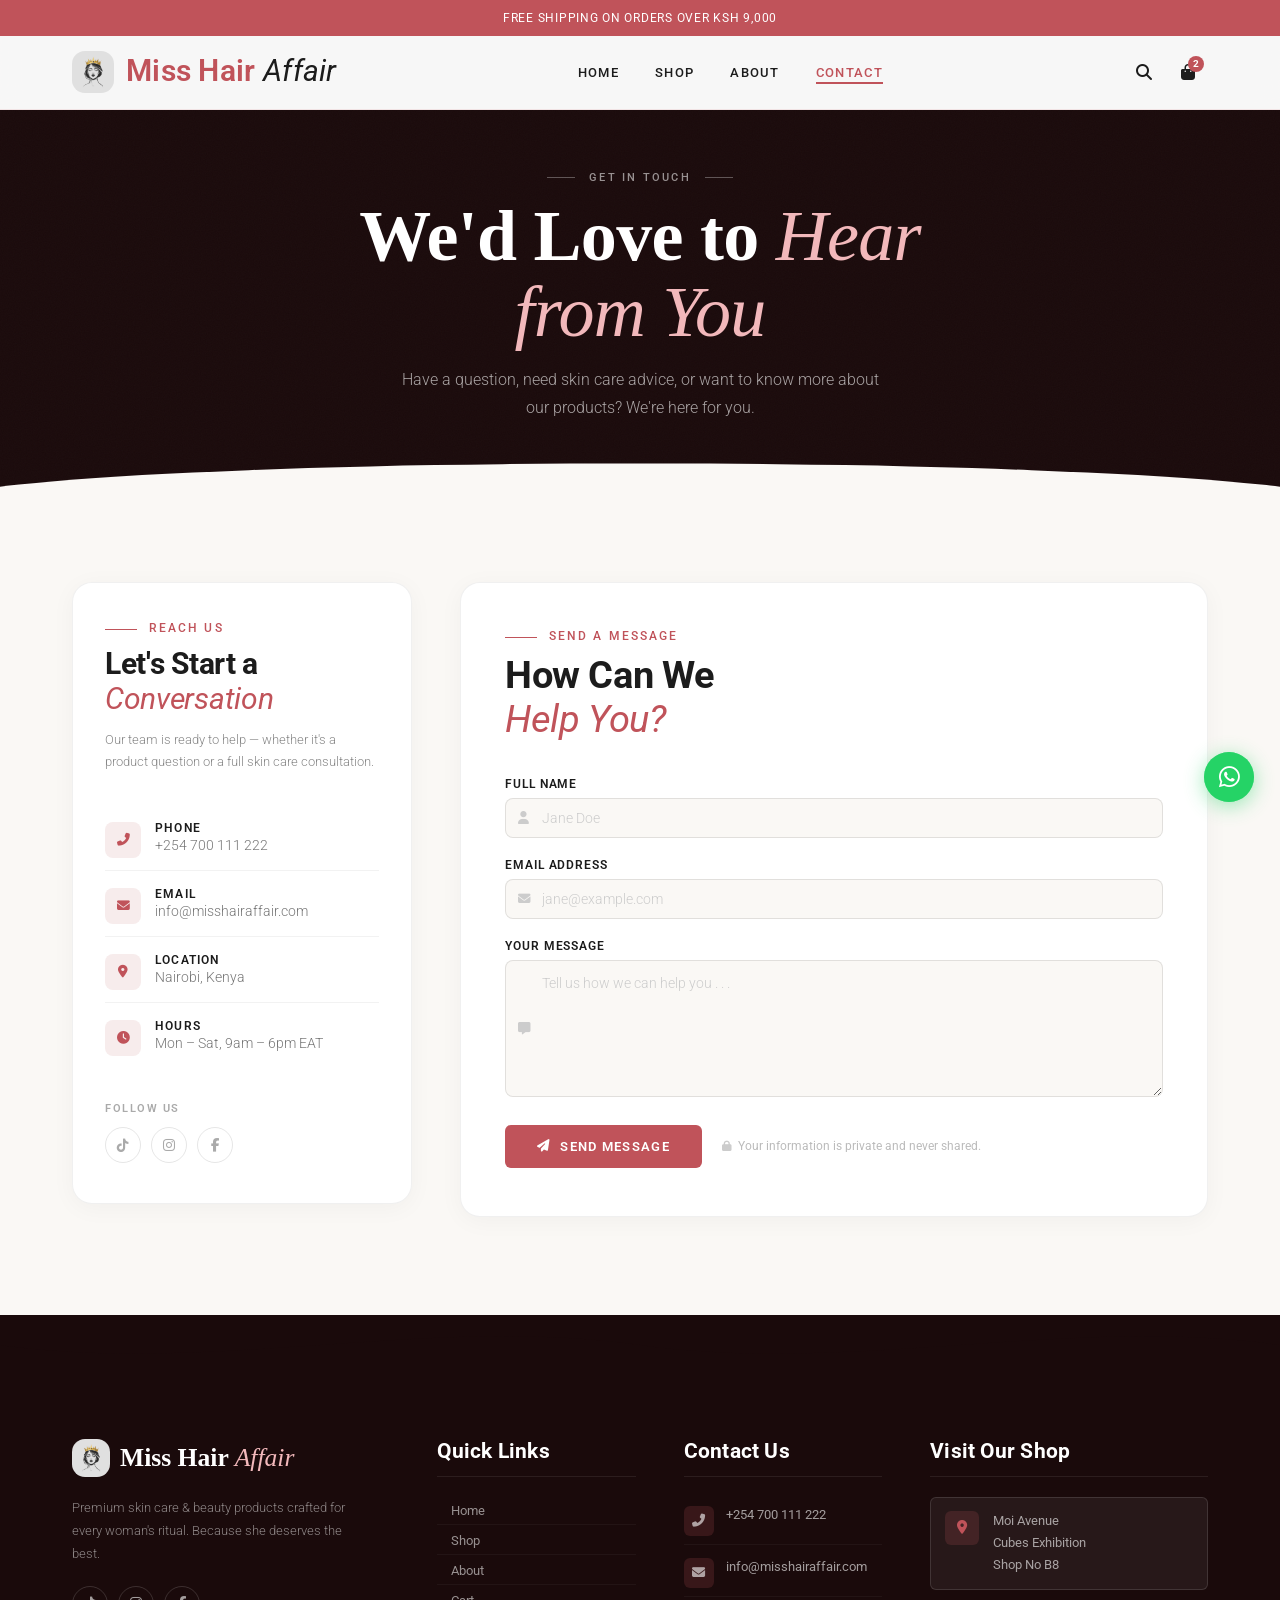
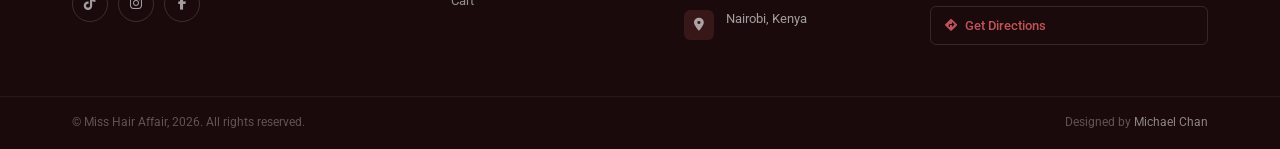
<file: contact.html>
<!DOCTYPE html>
<html lang = "en">
	<head>
		<title> Miss Hair Affair </title>

		<meta charset = "UTF-8" />
		<meta name = "author" content = "Michael Chan" /> <!--date of creation; Mon, May 18, 2026-->
		<meta name = "viewport" content = "width=device-width,initial-scale=1,shrink-to-fit=no" />

		<!--browser icon-->
		<link	rel = "icon" 
				href = 'data:image/svg+xml,<svg xmlns="http://www.w3.org/2000/svg" viewBox="0 0 100 100"><text y=".9em" font-size="90">👸</text></svg>' />

		<!--custom css-->
		<link rel = "stylesheet" href = "css/style.css" />

		<!--font awesome link-->
        <link rel = "stylesheet" href = "https://cdnjs.cloudflare.com/ajax/libs/font-awesome/6.7.2/css/all.min.css" />

		<!--google font, Roboto-->
		<link rel = "preconnect" href = "https://fonts.googleapis.com" />
		<link rel = "preconnect" href = "https://fonts.gstatic.com" crossorigin />
		<link href = "https://fonts.googleapis.com/css2?family=Roboto:ital,wght@0,100..900;1,100..900&display=swap" rel = "stylesheet" />
	</head>

	<body>

		<!--header-->
    	<section class = "header" id = "site-header">
    		<!--announcement bar-->
      		<div class = "header-announcement">
        		<p> Free shipping on orders over Ksh 9,000 </p>
      		</div>
      		

      		<div class = "container">
        		<header class = "header-inner">

        			<!--logo-->
		          	<a href = "index.html" class = "logo" aria-label = "Miss Hair Affair — Home">
		            	<img src = "images/logo.jpg" alt = "Miss Hair Affair logo" class = "logo-img" />
		            	<span class = "logo-wordmark"> Miss Hair <em> Affair </em> </span>
		          	</a>
		          	<!--logo end-->

		          	<!--primary nav-->
		          	<nav class = "nav" id = "main-nav" aria-label = "Main navigation">
		          		<button class = "nav-close" id = "nav-close" aria-label = "Close menu">
							<i class = "fas fa-times"></i>
						</button>

		            	<a href = "index.html" class = "nav-link"> Home </a>
		            	<a href = "shop.html" class = "nav-link"> Shop </a>
		            	<a href = "about.html" class = "nav-link"> About </a>
		            	<a href = "contact.html" class = "nav-link is-active"> Contact </a>
		          	</nav>
		          	<!--primary nav end-->

		          	<!--actions-->
		          	<div class = "header-actions">
		            	<!--search toggle-->
		            	<button	class = "icon-btn search-toggle" 
		            			id = "search-toggle" 
		            			aria-label = "Open search" 
		            			aria-expanded = "false">
		              			<i class = "fas fa-search" id = "search-icon"></i>
		            	</button>

		            	<!--cart count-->
			            <a 	href = "cart.html" 
			            	class = "icon-btn cart-btn" 
			            	aria-label = "Shopping cart, 2 items">
			              	<i class = "fas fa-shopping-bag"></i>
			              	<span class = "cart-badge" aria-hidden = "true"> 2 </span>
			            </a>

			            <!--hamburger (mobile)-->
			            <button		class = "hamburger" 
			            			id = "hamburger" 
			            			aria-label = "Open menu" 
			            			aria-expanded = "false" 
			            			aria-controls = "main-nav">
			              		<span class = "hamburger-bar"></span>
			              		<span class = "hamburger-bar"></span>
			              		<span class = "hamburger-bar"></span>
			            </button>
		          	</div>
		          	<!--actions end-->

        		</header>
        	</div>

        	<!--search bar — slides down under the header bar-->
	      	<div class = "search-bar" id = "search-bar" aria-hidden = "true">
	        	<div class = "container">
	          		<div class = "search-bar--inner">
	            		<i class = "fas fa-search search-bar--icon"></i>
	            		
	            		<input	type = "search"
	              				id = "search-input"
	              				class = "search-bar--input"
	              				placeholder = "Search for products . . ."
	              				autocomplete = "off"
	              				aria-label = "Search products" />
	            		
	            		<button class = "search-bar--close" id = "search-close" aria-label = "Close search">
	              			<i class = "fas fa-times"></i>
	            		</button>
	          		</div>
	        	</div>
	      	</div>

      	</section>
      	<!--header end-->

      	<!--overlay for mobile nav-->
    	<div class = "nav-overlay" id = "nav-overlay" aria-hidden = "true"></div>

    	<!--contact-->
		<section class = "contact" aria-label = "Contact Miss Hair Affair">

			<!--hero band (mirrors about page)-->
		  	<div class = "contact-hero">
			    <div class = "contact-hero-bg" aria-hidden = "true"></div>
			    
			    <div class = "container">
			      	<div class = "contact-hero-inner">
				        <p class = "contact-hero-eyebrow">
				          	<span class = "contact-hero-dash"></span>
				          	Get in Touch
				          	<span class = "contact-hero-dash"></span>
				        </p>
				        <h1 class = "contact-hero-headline"> We'd Love to <em> Hear from You </em> </h1>
				        <p class = "contact-hero-sub">
				          	Have a question, need skin care advice, or want to know more about our products?
				          	We're here for you.
				        </p>
			      	</div>
			    </div>
		  	</div>

		  	<!--main-->
		  	<div class = "container">
			    <div class = "contact-inner">

			    	<!--info sidebar-->
			      	<aside class = "contact-sidebar" aria-label = "Contact information">

				        <div class = "contact-sidebar-header">
				          	<p class = "section-eyebrow">
				            	<span class = "section-eyebrow-line"></span>
				            	Reach Us
				          	</p>
				          	<h2 class = "contact-sidebar-title"> Let's Start a <br /> <em> Conversation </em> </h2>
				          	<p class = "contact-sidebar-desc">
				            	Our team is ready to help — whether it's a product question or a full skin care consultation.
				          	</p>
				        </div>

				        <ul class = "contact-info-list" aria-label = "Contact details">
				          	<li class = "contact-info-item">
					            <div class = "contact-info-icon" aria-hidden = "true">
					              	<i class = "fas fa-phone-alt"></i>
					            </div>
					            <div class = "contact-info-text">
					              	<strong> Phone </strong>
					              	<a href = "tel:+254700111222"> +254 700 111 222 </a>
					            </div>
				          	</li>

				          	<li class = "contact-info-item">
					            <div class = "contact-info-icon" aria-hidden = "true">
					              	<i class = "fas fa-envelope"></i>
					            </div>
					            <div class = "contact-info-text">
					              	<strong> Email </strong>
					              	<a href = "mailto:info@misshairaffair.com"> info@misshairaffair.com </a>
					            </div>
				          	</li>
				          
				          	<li class = "contact-info-item">
					            <div class = "contact-info-icon" aria-hidden = "true">
					              	<i class = "fas fa-map-marker-alt"></i>
					            </div>
					            <div class = "contact-info-text">
					              	<strong> Location </strong>
					              	<span> Nairobi, Kenya </span>
					            </div>
				          	</li>
				          
				          	<li class = "contact-info-item">
					            <div class = "contact-info-icon" aria-hidden = "true">
					              	<i class = "fas fa-clock"></i>
					            </div>
					            <div class = "contact-info-text">
					              	<strong> Hours </strong>
					              	<span> Mon – Sat, 9am – 6pm EAT </span>
					            </div>
				          	</li>
				        </ul>

				        <!--socials-->
				        <div class = "contact-socials">
				          	<p class = "contact-socials-label"> Follow Us </p>
				          	<div class = "contact-socials-row">
					            <a href = "" class = "contact-social-btn" aria-label = "TikTok">
					              	<i class = "fab fa-tiktok"></i>
					            </a>
					            <a href = "" class = "contact-social-btn" aria-label = "Instagram">
					              	<i class = "fab fa-instagram"></i>
					            </a>
					            <a href = "" class = "contact-social-btn" aria-label = "Facebook">
					              	<i class = "fab fa-facebook-f"></i>
					            </a>
				          	</div>
				        </div>

			      	</aside>
			      	<!--info side bar end-->

			      	<!--form card-->
			      	<div class = "contact-form-wrap">
				        <form class = "contact-form" novalidate aria-label = "Contact form">

				          	<div class = "contact-form-header">
					            <p class = "section-eyebrow">
					              	<span class = "section-eyebrow-line"></span>
					              	Send a Message
					            </p>
					            <h2 class = "contact-form-title"> How Can We <br /> <em> Help You? </em> </h2>
				          	</div>

				          	<div class = "contact-form-grid">
					            <!--name-->
					            <div class = "form-field form-field--full">
					                <label for = "name" class = "form-label"> Full Name </label>
					                <div class = "form-input-wrap">
					                    <i class = "fas fa-user form-input-icon" aria-hidden = "true"></i>
					                    <input  type = "text"
					                            id = "name"
					                            name = "stakeholder_name"
					                            class = "form-input"
					                            placeholder = "Jane Doe"
					                            required
					                            autocomplete = "name" />
					                </div>
					            </div>

					            <!--email-->
					            <div class = "form-field form-field--full">
					                <label for = "email" class = "form-label"> Email Address </label>
					                <div class = "form-input-wrap">
					                    <i class = "fas fa-envelope form-input-icon" aria-hidden = "true"></i>
					                    <input  type = "email"
					                            id = "email"
					                            name = "stakeholder_email"
					                            class = "form-input"
					                            placeholder = "jane@example.com"
					                            required
					                            autocomplete = "email" />
					                </div>
					            </div>

					            <!--message — full width-->
					            <div class = "form-field form-field--full">
					              	<label for = "message" class = "form-label"> Your Message </label>
					              	<div class = "form-input-wrap form-input-wrap--textarea">
						                <i class = "fas fa-comment-alt form-input-icon form-input-icon--textarea" aria-hidden = "true"></i>
						                <textarea	id = "message"
						                  			name = "stakeholder_message"
						                  			class = "form-input form-input--textarea"
						                  			placeholder = "Tell us how we can help you . . ."
						                  			rows = "5"
						                  			required></textarea>
					              	</div>
					            </div>
				          	</div><!-- /form-grid -->

				          	<div class = "contact-form-footer">
					            <button type = "submit" class = "contact-submit">
					              	<i class = "fas fa-paper-plane"></i>
					              	Send Message
					            </button>
					            <p class = "contact-form-note">
					              	<i class = "fas fa-lock" aria-hidden = "true"></i>
					              	Your information is private and never shared.
					            </p>
				          	</div>

				        </form>
			      	</div>
			      	<!--form card end-->

			    </div>
			</div>
			<!--main end-->

		</section>
		<!--contact end-->

    	<!--footer-->
		<footer class = "footer" aria-label = "Site footer">

			<!--top wave divider-->
		  	<div class = "footer-wave" aria-hidden = "true">
		    	<svg 	viewBox = "0 0 1440 60" 
		    			preserveAspectRatio = "none" 
		    			xmlns = "http://www.w3.org/2000/svg">
		      		<path d = "M0,30 C240,60 480,0 720,30 C960,60 1200,0 1440,30 L1440,60 L0,60 Z" fill = "#1a0a0b" />
		    	</svg>
		  	</div>

		  	<!--footer main-->
		  	<div class = "footer-main">
		    	<div class = "container">
		      		<div class = "footer-grid">

		      			<!--column 1: brand-->
				        <div class = "footer-col footer-col--brand">
				          	<a href = "index.html" class = "footer-logo" aria-label = "Miss Hair Affair — Home">
				            	<img src = "images/logo.jpg" alt = "Miss Hair Affair logo" class = "footer-logo-img" />
				            	<span class = "footer-logo-wordmark"> Miss Hair <em> Affair </em> </span>
				          	</a>

				          	<p class = "footer-brand-desc">
				            	Premium skin care &amp; beauty products crafted for every woman's ritual. Because she deserves the best.
				          	</p>

				          	<!--social icons-->
				          	<div class = "footer-socials" aria-label = "Social media links">
				            	<a href = "" class = "footer-social-btn" aria-label = "TikTok">
				              		<i class = "fab fa-tiktok"></i>
				            	</a>
				            	<a href = "" class = "footer-social-btn" aria-label = "Instagram">
				              		<i class = "fab fa-instagram"></i>
				            	</a>
				            	<a href = "" class = "footer-social-btn" aria-label = "Facebook">
				              		<i class = "fab fa-facebook-f"></i>
				            	</a>
				          	</div>
				        </div>

				        <!--column 2: quick links-->
				        <div class = "footer-col">
				          	<h3 class = "footer-col-title"> Quick Links </h3>
				          
				          	<nav class = "footer-links" aria-label = "Footer navigation">
					            <a href = "index.html" class = "footer-link">
					              	<i class = "fas fa-chevron-right"></i> Home
					            </a>
					            <a href = "shop.html" class = "footer-link">
					              	<i class = "fas fa-chevron-right"></i> Shop
					            </a>
					            <a href = "about.html" class = "footer-link">
					              	<i class = "fas fa-chevron-right"></i> About
					            </a>
					            <a href = "cart.html" class = "footer-link">
					              	<i class = "fas fa-chevron-right"></i> Cart
					            </a>
				          	</nav>
				        </div>

				        <!--column 3: contact-->
				        <div class = "footer-col">
				          	<h3 class = "footer-col-title"> Contact Us </h3>
				          
				          	<ul class = "footer-contact" aria-label = "Contact details">
				            	<li class = "footer-contact-item">
				              		<span class = "footer-contact-icon" aria-hidden = "true">
				                		<i class = "fas fa-phone-alt"></i>
				              		</span>
				              		<a href = "tel:+254700111222"> +254 700 111 222 </a>
				            	</li>

				            	<li class = "footer-contact-item">
				              		<span class = "footer-contact-icon" aria-hidden = "true">
				                		<i class = "fas fa-envelope"></i>
				              		</span>
				              		<a href = "mailto:info@misshairaffair.com"> info@misshairaffair.com </a>
				            	</li>

				            	<li class = "footer-contact-item">
				              		<span class = "footer-contact-icon" aria-hidden = "true">
				                		<i class = "fas fa-map-marker-alt"></i>
				              		</span>
				              		<span> Nairobi, Kenya </span>
				            	</li>
				          	</ul>
				        </div>

				        <!--column 4: visit our shop-->
						<div class = "footer-col">
						  	<h3 class = "footer-col-title"> Visit Our Shop </h3>

						  	<div class = "footer-location">
						    	<span class = "footer-location-icon" aria-hidden = "true">
						      		<i class = "fas fa-map-marker-alt"></i>
						    	</span>

						    	<address class = "footer-location-address">
						      		Moi Avenue<br />
						      		Cubes Exhibition<br />
						      		Shop No B8
						    	</address>
						  	</div>

						  	<a	href = "https://maps.google.com/?q=Cubes+Exhibition+Moi+Avenue+Nairobi"
						    	class = "footer-location-link"
						    	target = "_blank"
						    	rel = "noopener noreferrer">
						    	<i class = "fas fa-directions"></i> Get Directions
						  	</a>
						</div>

		      		</div>
		      	</div>
		    </div>
		    <!--footer main end-->

		    <!--bottom bar-->
		  	<div class = "footer-bottom">
			    <div class = "container">
			      	<div class = "footer-bottom-inner">
			        	<p class = "footer-copy">
			          		&copy; Miss Hair Affair, <span id = "year"></span>. All rights reserved.
			        	</p>
			        	
			        	<p class = "footer-designer">
			          		Designed by <a href = ""> Michael Chan </a>
			        	</p>
			      	</div>
			    </div>
		  	</div>

		</footer>
		<!--footer end-->

		<!--whatsapp chat-->
		<a	href = "https://wa.me/254700111222"
			class = "whatsapp-btn"
			id = "whatsappBtn"
			target = "_blank"
			rel = "noopener noreferrer"
			aria-label = "Chat with us on WhatsApp"
			title = "Chat on WhatsApp">
			<i class = "fab fa-whatsapp"></i>
		</a>

		<!--back to top-->
		<button class = "back-to-top" id = "backToTop" aria-label = "Back to top" title = "Back to top">
		  	<i class = "fas fa-chevron-up"></i>
		  	<svg 	class = "back-to-top-ring" 
		  			viewBox = "0 0 44 44" 
		  			aria-hidden="true">
		    		<circle cx = "22" cy = "22" r = "20" />
		  	</svg>
		</button>

		<!--javascript-->
		<script src = "js/script.js"></script>
		<!--javascript end-->

	</body>
</html>
</file>
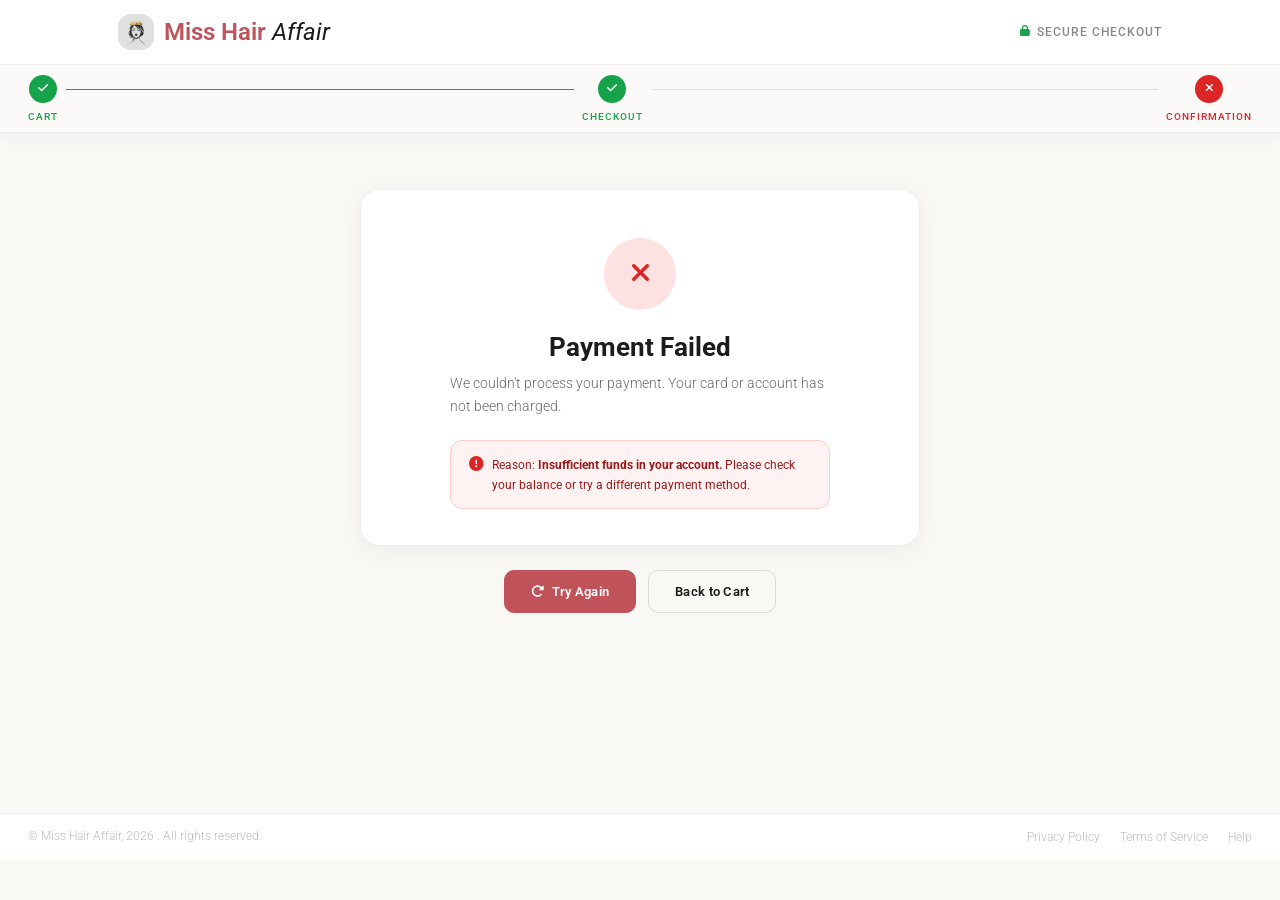
<file: failure.html>
<!DOCTYPE html>
<html lang = "en">
	<head>
		<title> Payment Failed — Miss Hair Affair </title>

		<meta charset = "UTF-8" />
		<meta name = "author" content = "Michael Chan" /> <!--date of creation; Fri, Jun 19, 2026-->
		<meta name = "viewport" content = "width=device-width,initial-scale=1,shrink-to-fit=no" />

		<!--browser icon-->
		<link	rel = "icon" 
				href = 'data:image/svg+xml,<svg xmlns="http://www.w3.org/2000/svg" viewBox="0 0 100 100"><text y=".9em" font-size="90">👸</text></svg>' />

		<!--custom css-->
		<link rel = "stylesheet" href = "css/style.css" />

		<!--font awesome link-->
        <link rel = "stylesheet" href = "https://cdnjs.cloudflare.com/ajax/libs/font-awesome/6.7.2/css/all.min.css" />

		<!--google font, Roboto-->
		<link rel = "preconnect" href = "https://fonts.googleapis.com" />
		<link rel = "preconnect" href = "https://fonts.gstatic.com" crossorigin />
		<link href = "https://fonts.googleapis.com/css2?family=Roboto:ital,wght@0,100..900;1,100..900&display=swap" rel = "stylesheet" />
	</head>

	<body>

		<!--minimal checkout header-->
		<header class = "co-header">
			<div class = "co-header-bar">

				<!--logo-->
				<a href = "index.html" class = "co-logo" aria-label = "Miss Hair Affair — Home">
					<img src = "images/logo.jpg" alt = "" class = "co-logo-img" />
					<span class = "co-logo-wordmark"> Miss Hair <em> Affair </em> </span>
				</a>

				<!--secure badge-->
				<div class = "co-secure" aria-label = "Secure checkout">
					<i class = "fas fa-lock co-secure-icon"></i>
					<span> Secure Checkout </span>
				</div>

			</div>

			<!--step indicator-->
			<div class = "co-steps" aria-label = "Checkout progress">
			  	<div class = "co-step co-step--done">
			    	<span class = "co-step-num"> <i class = "fas fa-check"></i> </span>
			    	<span class = "co-step-label"> Cart </span>
			  	</div>
			  
			  	<div class = "co-step-line co-step-line--done"></div>
			  	
			  	<div class = "co-step co-step--done">
			    	<span class = "co-step-num"> <i class = "fas fa-check"></i> </span>
			    	<span class = "co-step-label"> Checkout </span>
			  	</div>

			  	<div class = "co-step-line"></div>
			  	
			  	<div class = "co-step co-step--error">
			    	<span class = "co-step-num"> <i class = "fas fa-xmark"></i> </span>
			    	<span class = "co-step-label"> Confirmation </span>
			  	</div>
			</div>
		</header>
		<!--minimal checkout header end-->

		<!--failure main-->
		<main class = "rs-main">
			<div class = "rs-container">

				<!--failure banner-->
				<div class = "rs-banner">

					<div class = "rs-icon rs-icon--error">
						<i class = "fas fa-xmark" aria-hidden = "true"></i>
					</div>

					<h1 class = "rs-title"> Payment Failed </h1>
					<p class = "rs-sub"> We couldn't process your payment. Your card or account has not been charged. </p>

					<div class = "rs-reason-note">
						<i class = "fas fa-circle-exclamation" aria-hidden = "true"></i>
						<span> Reason: <strong> Insufficient funds in your account. </strong> Please check your balance or try a different payment method. </span>
					</div>

				</div>
				<!--failure banner end-->

				<!--actions-->
				<div class = "rs-actions">
					<a href = "checkout.html" class = "rs-btn rs-btn--primary">
						<i class = "fas fa-rotate-right"></i>
						Try Again
					</a>

					<a href = "cart.html" class = "rs-btn rs-btn--ghost">
						Back to Cart
					</a>
				</div>

			</div>
		</main>
		<!--failure main end-->

		<!--minimal footer-->
		<footer class = "co-footer">
			<p> &copy; Miss Hair Affair, <span id = "year"></span> . All rights reserved. </p>
		
			<div class = "co-footer-links">
		  		<a href = "#"> Privacy Policy </a>
		  		<a href = "#"> Terms of Service </a>
		  		<a href = "contact.html"> Help </a>
			</div>
		</footer>
		<!--minimal footer end-->

		<!--javascript-->
		<script src = "js/script.js"></script>
		<!--javascript ends-->

	</body>
</html>
</file>
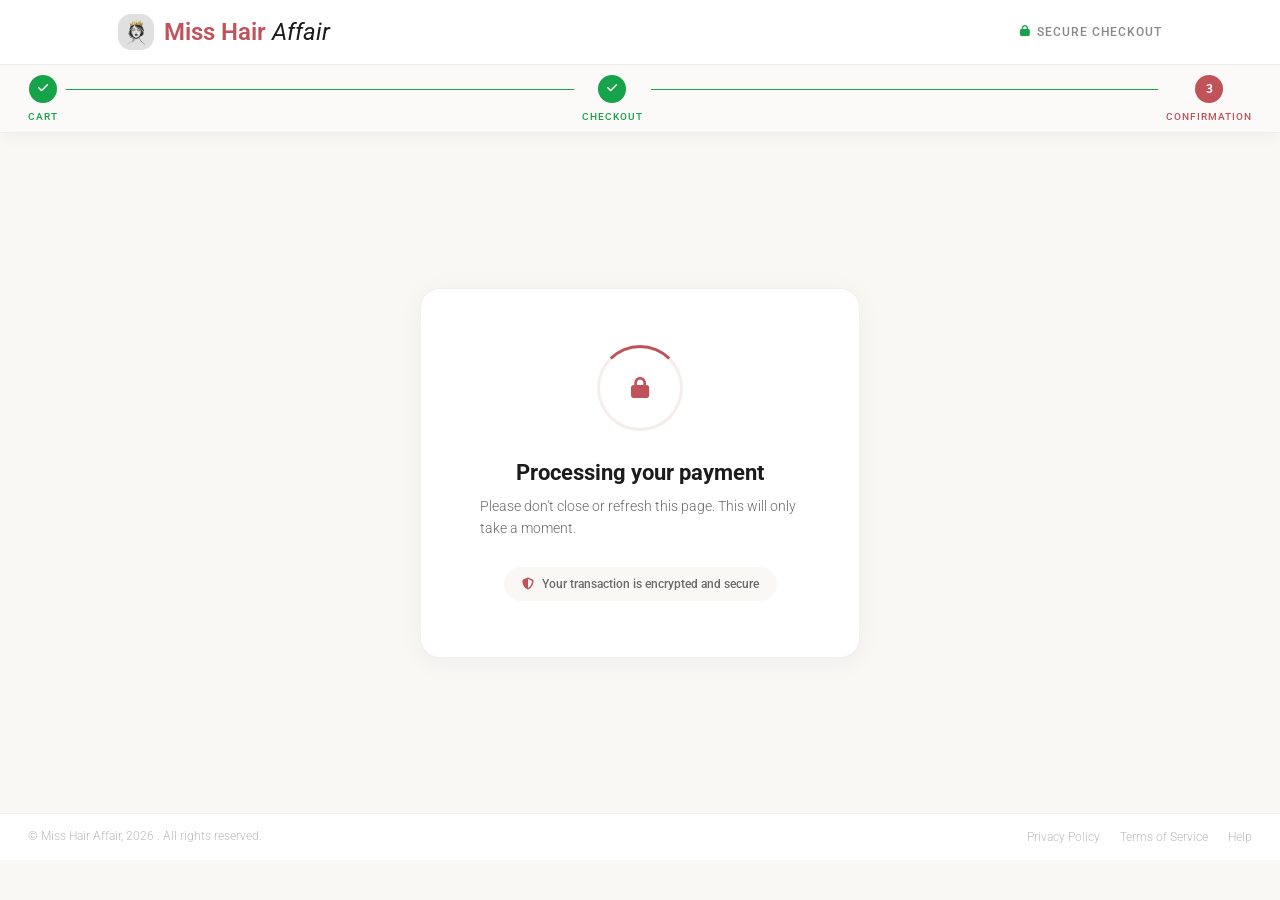
<file: load-payment.html>
<!DOCTYPE html>
<html lang = "en">
	<head>
		<title> Processing Payment — Miss Hair Affair </title>

		<meta charset = "UTF-8" />
		<meta name = "author" content = "Michael Chan" /> <!--date of creation; Fri, Jun 19, 2026-->
		<meta name = "viewport" content = "width=device-width,initial-scale=1,shrink-to-fit=no" />

		<!--browser icon-->
		<link	rel = "icon" 
				href = 'data:image/svg+xml,<svg xmlns="http://www.w3.org/2000/svg" viewBox="0 0 100 100"><text y=".9em" font-size="90">👸</text></svg>' />

		<!--custom css-->
		<link rel = "stylesheet" href = "css/style.css" />

		<!--font awesome link-->
        <link rel = "stylesheet" href = "https://cdnjs.cloudflare.com/ajax/libs/font-awesome/6.7.2/css/all.min.css" />

		<!--google font, Roboto-->
		<link rel = "preconnect" href = "https://fonts.googleapis.com" />
		<link rel = "preconnect" href = "https://fonts.gstatic.com" crossorigin />
		<link href = "https://fonts.googleapis.com/css2?family=Roboto:ital,wght@0,100..900;1,100..900&display=swap" rel = "stylesheet" />
	</head>

	<body>

		<!--minimal checkout header-->
		<header class = "co-header">
			<div class = "co-header-bar">

				<!--logo-->
				<a href = "index.html" class = "co-logo" aria-label = "Miss Hair Affair — Home">
					<img src = "images/logo.jpg" alt = "" class = "co-logo-img" />
					<span class = "co-logo-wordmark"> Miss Hair <em> Affair </em> </span>
				</a>

				<!--secure badge-->
				<div class = "co-secure" aria-label = "Secure checkout">
					<i class = "fas fa-lock co-secure-icon"></i>
					<span> Secure Checkout </span>
				</div>

			</div>

			<!--step indicator-->
			<div class = "co-steps" aria-label = "Checkout progress">
			  	<div class = "co-step co-step--done">
			    	<span class = "co-step-num"> <i class = "fas fa-check"></i> </span>
			    	<span class = "co-step-label"> Cart </span>
			  	</div>
			  
			  	<div class = "co-step-line co-step-line--done"></div>
			  	
			  	<div class = "co-step co-step--done">
			    	<span class = "co-step-num"> <i class = "fas fa-check"></i> </span>
			    	<span class = "co-step-label"> Checkout </span>
			  	</div>

			  	<div class = "co-step-line co-step-line--done"></div>
			  	
			  	<div class = "co-step co-step--active">
			    	<span class = "co-step-num"> 3 </span>
			    	<span class = "co-step-label"> Confirmation </span>
			  	</div>
			</div>
		</header>
		<!--minimal checkout header end-->

		<!--loading main-->
		<main class = "lp-main">
			<div class = "lp-container">

				<div class = "lp-card">

					<!--spinner-->
					<div class = "lp-spinner" role = "status" aria-label = "Processing payment">
						<span class = "lp-spinner-ring"></span>
						<i class = "fas fa-lock lp-spinner-icon" aria-hidden = "true"></i>
					</div>

					<h1 class = "lp-title"> Processing your payment </h1>
					<p class = "lp-sub"> Please don't close or refresh this page. This will only take a moment. </p>

					<!--reassurance row-->
					<div class = "lp-secure-row">
						<i class = "fas fa-shield-halved" aria-hidden = "true"></i>
						<span> Your transaction is encrypted and secure </span>
					</div>

				</div>

			</div>
		</main>
		<!--loading main end-->

		<!--minimal footer-->
		<footer class = "co-footer">
			<p> &copy; Miss Hair Affair, <span id = "year"></span> . All rights reserved. </p>
		
			<div class = "co-footer-links">
		  		<a href = "#"> Privacy Policy </a>
		  		<a href = "#"> Terms of Service </a>
		  		<a href = "contact.html"> Help </a>
			</div>
		</footer>
		<!--minimal footer end-->

		<!--javascript-->
		<script src = "js/script.js"></script>
		<!--javascript ends-->

	</body>
</html>
</file>
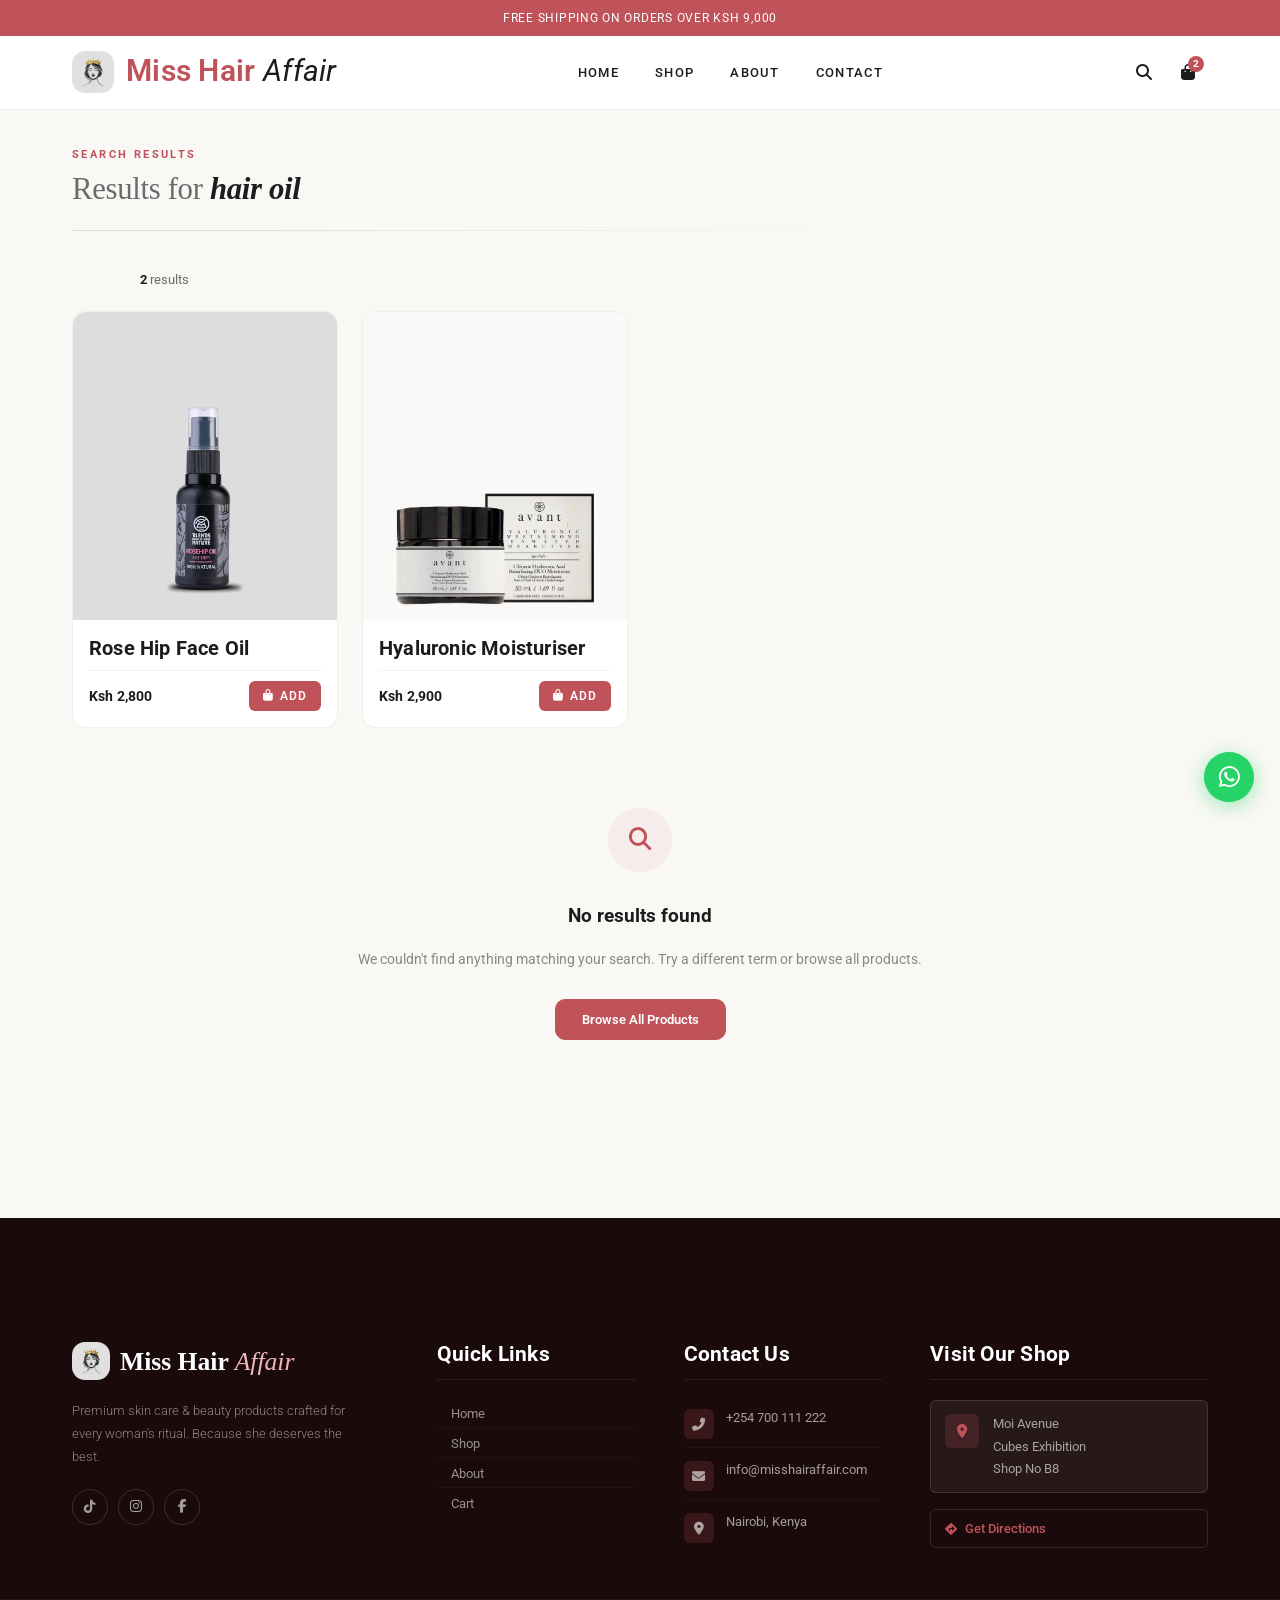
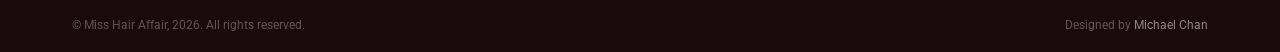
<file: search.html>
<!DOCTYPE html>
<html lang = "en">
	<head>
		<title> Miss Hair Affair </title>

		<meta charset = "UTF-8" />
		<meta name = "author" content = "Michael Chan" /> <!--date of creation; Mon, May 18, 2026-->
		<meta name = "viewport" content = "width=device-width,initial-scale=1,shrink-to-fit=no" />

		<!--browser icon-->
		<link	rel = "icon" 
				href = 'data:image/svg+xml,<svg xmlns="http://www.w3.org/2000/svg" viewBox="0 0 100 100"><text y=".9em" font-size="90">👸</text></svg>' />

		<!--custom css-->
		<link rel = "stylesheet" href = "css/style.css" />

		<!--font awesome link-->
        <link rel = "stylesheet" href = "https://cdnjs.cloudflare.com/ajax/libs/font-awesome/6.7.2/css/all.min.css" />

		<!--google font, Roboto-->
		<link rel = "preconnect" href = "https://fonts.googleapis.com" />
		<link rel = "preconnect" href = "https://fonts.gstatic.com" crossorigin />
		<link href = "https://fonts.googleapis.com/css2?family=Roboto:ital,wght@0,100..900;1,100..900&display=swap" rel = "stylesheet" />
	</head>

	<body>

		<!--header-->
    	<section class = "header" id = "site-header">
    		<!--announcement bar-->
      		<div class = "header-announcement">
        		<p> Free shipping on orders over Ksh 9,000 </p>
      		</div>
      		

      		<div class = "container">
        		<header class = "header-inner">

        			<!--logo-->
		          	<a href = "index.html" class = "logo" aria-label = "Miss Hair Affair — Home">
		            	<img src = "images/logo.jpg" alt = "Miss Hair Affair logo" class = "logo-img" />
		            	<span class = "logo-wordmark"> Miss Hair <em> Affair </em> </span>
		          	</a>
		          	<!--logo end-->

		          	<!--primary nav-->
		          	<nav class = "nav" id = "main-nav" aria-label = "Main navigation">
		          		<button class = "nav-close" id = "nav-close" aria-label = "Close menu">
							<i class = "fas fa-times"></i>
						</button>

		            	<a href = "index.html" class = "nav-link"> Home </a>
		            	<a href = "shop.html" class = "nav-link"> Shop </a>
		            	<a href = "about.html" class = "nav-link"> About </a>
		            	<a href = "contact.html" class = "nav-link"> Contact </a>
		          	</nav>
		          	<!--primary nav end-->

		          	<!--actions-->
		          	<div class = "header-actions">
		            	<!--search toggle-->
		            	<button	class = "icon-btn search-toggle" 
		            			id = "search-toggle" 
		            			aria-label = "Open search" 
		            			aria-expanded = "false">
		              			<i class = "fas fa-search" id = "search-icon"></i>
		            	</button>

		            	<!--cart count-->
			            <a 	href = "cart.html" 
			            	class = "icon-btn cart-btn" 
			            	aria-label = "Shopping cart, 2 items">
			              	<i class = "fas fa-shopping-bag"></i>
			              	<span class = "cart-badge" aria-hidden = "true"> 2 </span>
			            </a>

			            <!--hamburger (mobile)-->
			            <button		class = "hamburger" 
			            			id = "hamburger" 
			            			aria-label = "Open menu" 
			            			aria-expanded = "false" 
			            			aria-controls = "main-nav">
			              		<span class = "hamburger-bar"></span>
			              		<span class = "hamburger-bar"></span>
			              		<span class = "hamburger-bar"></span>
			            </button>
		          	</div>
		          	<!--actions end-->

        		</header>
        	</div>

        	<!--search bar — slides down under the header bar-->
	      	<div class = "search-bar" id = "search-bar" aria-hidden = "true">
	        	<div class = "container">
	          		<div class = "search-bar--inner">
	            		<i class = "fas fa-search search-bar--icon"></i>
	            		
	            		<input	type = "search"
	              				id = "search-input"
	              				class = "search-bar--input"
	              				placeholder = "Search for products . . ."
	              				autocomplete = "off"
	              				aria-label = "Search products" />
	            		
	            		<button class = "search-bar--close" id = "search-close" aria-label = "Close search">
	              			<i class = "fas fa-times"></i>
	            		</button>
	          		</div>
	        	</div>
	      	</div>

      	</section>
      	<!--header end-->

      	<!--overlay for mobile nav-->
    	<div class = "nav-overlay" id = "nav-overlay" aria-hidden = "true"></div>

    	<!--shop-->
    	<main class = "shop">

    		<!--results headline-->
			<div class = "search-results-head">
			    <div class = "container">
			        <div class = "search-results-row">
			            <span class = "search-results-eyebrow"> Search Results </span>
			            <h1 class = "search-results-headline">
			                Results for <span id = "search-results-query"> hair oil </span>
			            </h1>
			        </div>
			        <div class = "search-results-rule" aria-hidden = "true"></div>
			    </div>
			</div>
			<!--results headline end-->

    		<div class = "container">

		    	<!--result count-->
		    	<p class = "shop-result-count">
		    		<span id = "shop-count"> 2 </span> results
		    	</p>

		    	<!--product grid-->
		    	<div class = "shop-grid" id = "shop-grid">


		    		<!--6-->
		    		<article class = "product-card" data-category = "skin-care" data-name = "Rose Hip Face Oil" data-price = "2800">
		    			<div class = "product-card-image-wrap">
		    				<img src = "images/skin-care/rose-hip-oil.png" alt = "Rose Hip Face Oil" class = "product-card-img" loading = "lazy" />
		    			</div>
		    			<div class = "product-card-body">
		    				<h3 class = "product-card-name"> Rose Hip Face Oil </h3>
		    				<div class = "product-card-footer">
		    					<span class = "product-card-price"> Ksh 2,800 </span>
		    					<button class = "product-card-add" aria-label = "Add Rose Hip Face Oil to cart">
		    						<i class = "fas fa-shopping-bag"></i>
		    						<span> Add </span>
		    					</button>
		    				</div>
		    			</div>
		    		</article>

		    		<!--9-->
		    		<article class = "product-card" data-category = "skin-care" data-name = "Hyaluronic Moisturiser" data-price = "2900">
		    			<div class = "product-card-image-wrap">
		    				<img src = "images/skin-care/hyaluronic-moisturiser.jpg" alt = "Hyaluronic Moisturiser" class = "product-card-img" loading = "lazy" />
		    			</div>
		    			<div class = "product-card-body">
		    				<h3 class = "product-card-name"> Hyaluronic Moisturiser </h3>
		    				<div class = "product-card-footer">
		    					<span class = "product-card-price"> Ksh 2,900 </span>
		    					<button class = "product-card-add" aria-label = "Add Hyaluronic Moisturiser to cart">
		    						<i class = "fas fa-shopping-bag"></i>
		    						<span> Add </span>
		    					</button>
		    				</div>
		    			</div>
		    		</article>

		    	</div>
		    	<!--product grid end-->

		    	<!--empty state-->
		    	<div class = "shop-empty" id = "shop-empty" hidden>
		    		<div class = "shop-empty-icon">
		    			<i class = "fas fa-magnifying-glass" aria-hidden = "true"></i>
		    		</div>
		    		<p class = "shop-empty-title"> No results found </p>
		    		<p class = "shop-empty-sub"> We couldn't find anything matching your search. Try a different term or browse all products. </p>
		    		<a href = "shop.html" class = "shop-empty-btn"> Browse All Products </a>
		    	</div>

    		</div>

    	</main>
    	<!--shop end-->

    	<!--footer-->
		<footer class = "footer" aria-label = "Site footer">

			<!--top wave divider-->
		  	<div class = "footer-wave" aria-hidden = "true">
		    	<svg 	viewBox = "0 0 1440 60" 
		    			preserveAspectRatio = "none" 
		    			xmlns = "http://www.w3.org/2000/svg">
		      		<path d = "M0,30 C240,60 480,0 720,30 C960,60 1200,0 1440,30 L1440,60 L0,60 Z" fill = "#1a0a0b" />
		    	</svg>
		  	</div>

		  	<!--footer main-->
		  	<div class = "footer-main">
		    	<div class = "container">
		      		<div class = "footer-grid">

		      			<!--column 1: brand-->
				        <div class = "footer-col footer-col--brand">
				          	<a href = "index.html" class = "footer-logo" aria-label = "Miss Hair Affair — Home">
				            	<img src = "images/logo.jpg" alt = "Miss Hair Affair logo" class = "footer-logo-img" />
				            	<span class = "footer-logo-wordmark"> Miss Hair <em> Affair </em> </span>
				          	</a>

				          	<p class = "footer-brand-desc">
				            	Premium skin care &amp; beauty products crafted for every woman's ritual. Because she deserves the best.
				          	</p>

				          	<!--social icons-->
				          	<div class = "footer-socials" aria-label = "Social media links">
				            	<a href = "" class = "footer-social-btn" aria-label = "TikTok">
				              		<i class = "fab fa-tiktok"></i>
				            	</a>
				            	<a href = "" class = "footer-social-btn" aria-label = "Instagram">
				              		<i class = "fab fa-instagram"></i>
				            	</a>
				            	<a href = "" class = "footer-social-btn" aria-label = "Facebook">
				              		<i class = "fab fa-facebook-f"></i>
				            	</a>
				          	</div>
				        </div>

				        <!--column 2: quick links-->
				        <div class = "footer-col">
				          	<h3 class = "footer-col-title"> Quick Links </h3>
				          
				          	<nav class = "footer-links" aria-label = "Footer navigation">
					            <a href = "index.html" class = "footer-link">
					              	<i class = "fas fa-chevron-right"></i> Home
					            </a>
					            <a href = "shop.html" class = "footer-link">
					              	<i class = "fas fa-chevron-right"></i> Shop
					            </a>
					            <a href = "about.html" class = "footer-link">
					              	<i class = "fas fa-chevron-right"></i> About
					            </a>
					            <a href = "cart.html" class = "footer-link">
					              	<i class = "fas fa-chevron-right"></i> Cart
					            </a>
				          	</nav>
				        </div>

				        <!--column 3: contact-->
				        <div class = "footer-col">
				          	<h3 class = "footer-col-title"> Contact Us </h3>
				          
				          	<ul class = "footer-contact" aria-label = "Contact details">
				            	<li class = "footer-contact-item">
				              		<span class = "footer-contact-icon" aria-hidden = "true">
				                		<i class = "fas fa-phone-alt"></i>
				              		</span>
				              		<a href = "tel:+254700111222"> +254 700 111 222 </a>
				            	</li>

				            	<li class = "footer-contact-item">
				              		<span class = "footer-contact-icon" aria-hidden = "true">
				                		<i class = "fas fa-envelope"></i>
				              		</span>
				              		<a href = "mailto:info@misshairaffair.com"> info@misshairaffair.com </a>
				            	</li>

				            	<li class = "footer-contact-item">
				              		<span class = "footer-contact-icon" aria-hidden = "true">
				                		<i class = "fas fa-map-marker-alt"></i>
				              		</span>
				              		<span> Nairobi, Kenya </span>
				            	</li>
				          	</ul>
				        </div>

				        <!--column 4: visit our shop-->
						<div class = "footer-col">
						  	<h3 class = "footer-col-title"> Visit Our Shop </h3>

						  	<div class = "footer-location">
						    	<span class = "footer-location-icon" aria-hidden = "true">
						      		<i class = "fas fa-map-marker-alt"></i>
						    	</span>

						    	<address class = "footer-location-address">
						      		Moi Avenue<br />
						      		Cubes Exhibition<br />
						      		Shop No B8
						    	</address>
						  	</div>

						  	<a	href = "https://maps.google.com/?q=Cubes+Exhibition+Moi+Avenue+Nairobi"
						    	class = "footer-location-link"
						    	target = "_blank"
						    	rel = "noopener noreferrer">
						    	<i class = "fas fa-directions"></i> Get Directions
						  	</a>
						</div>

		      		</div>
		      	</div>
		    </div>
		    <!--footer main end-->

		    <!--bottom bar-->
		  	<div class = "footer-bottom">
			    <div class = "container">
			      	<div class = "footer-bottom-inner">
			        	<p class = "footer-copy">
			          		&copy; Miss Hair Affair, <span id = "year"></span>. All rights reserved.
			        	</p>
			        	
			        	<p class = "footer-designer">
			          		Designed by <a href = ""> Michael Chan </a>
			        	</p>
			      	</div>
			    </div>
		  	</div>

		</footer>
		<!--footer end-->

		<!--whatsapp chat-->
		<a	href = "https://wa.me/254700111222"
			class = "whatsapp-btn"
			id = "whatsappBtn"
			target = "_blank"
			rel = "noopener noreferrer"
			aria-label = "Chat with us on WhatsApp"
			title = "Chat on WhatsApp">
			<i class = "fab fa-whatsapp"></i>
		</a>

		<!--back to top-->
		<button class = "back-to-top" id = "backToTop" aria-label = "Back to top" title = "Back to top">
		  	<i class = "fas fa-chevron-up"></i>
		  	<svg 	class = "back-to-top-ring" 
		  			viewBox = "0 0 44 44" 
		  			aria-hidden="true">
		    		<circle cx = "22" cy = "22" r = "20" />
		  	</svg>
		</button>

		<!--javascript-->
		<script src = "js/script.js"></script>
		<!--javascript end-->

	</body>
</html>
</file>
<file: css/style.css>
/*

Theme: Miss Hair Affair;
Author: Michael Chan;
Date of Creation: Mon, May 18, 2026;

*/

/* all pages */

:root
{
	/* brand colors */
    --clr-rose:        #C0535A;      /* primary accent */
	--clr-rose-deep:   #8B2E34;      /* hover / dark variant */
	--clr-rose-blush:  #F7ECEC;      /* soft tint */
	--clr-cream:       #FAF8F5;      /* page background */
	--clr-dark:        #1C1C1C;      /* primary text */
	--clr-mid:         #6B6B6B;      /* secondary text */
	--clr-white:       #FFFFFF;

	/* header */
	--header-announcement-h: 36px;
	--header-bar-h:           72px;
	--header-total-h:         calc(var(--header-announcement-h) + var(--header-bar-h));

	/* layout */
	--container-max:   1200px;
	--radius:          6px;

	/* typography */
	--font-body:    "Roboto", system-ui, sans-serif;

	/* transitions */
	--ease: cubic-bezier(.4, 0, .2, 1);
}

*, *::before, *::after 
{
  	margin: 0;
  	padding: 0;
  	box-sizing: border-box;
}

html 
{
	scroll-behavior: smooth;
  	font-size: 16px;
}

body 
{
  	font-family: var(--font-body);
  	background: var(--clr-cream);
  	color: var(--clr-dark);
  	-webkit-font-smoothing: antialiased;
  	min-height: 100vh;
}

body.no-scroll 
{ 
	overflow: hidden; 
}

a 
{ 
	text-decoration: none; 
	color: inherit; 
}

button 
{ 
	background: none; 
	border: none; 
	cursor: pointer; 
}

img 
{ 
	display: block; 
	max-width: 100%; 
}

.container 
{
  	max-width: var(--container-max);
  	margin: 0 auto;
  	padding: 0 32px;
  	width: 100%;
}

p
{
    max-width: 1000px;
    text-align: left;
    margin: 10px auto;
    line-height: 1.7;
}

/* all pages end */

/* announcement bar */

.header-announcement 
{
  	background: var(--clr-rose);
  	color: var(--clr-white);
  	height: var(--header-announcement-h);
  	display: flex;
  	align-items: center;
  	justify-content: center;
  	overflow: hidden;
  	transition: height .35s var(--ease), opacity .35s var(--ease);
}

.header-announcement p 
{
  	font-family: var(--font-body);
  	font-size: .78rem;
  	font-weight: 400;
  	letter-spacing: .06em;
  	text-transform: uppercase;
  	text-align: center;
  	margin: 0;
  	max-width: 100%;
  	line-height: 1;
}

.header-announcement strong 
{
  	font-weight: 600;
  	letter-spacing: .08em;
}

/* announcement bar end */

/* header */

.header 
{
  	position: fixed;
  	top: 0;
  	left: 0;
  	width: 100%;
  	z-index: 100;
  	background: rgba(255, 255, 255, .97);
  	backdrop-filter: blur(12px);
  	-webkit-backdrop-filter: blur(12px);
  	border-bottom: 1px solid rgba(192, 83, 90, .12);
  	transition: box-shadow .35s var(--ease), background .35s var(--ease);
}

/* scrolled state — shrink announcement bar, deepen shadow */
.header--scrolled .header-announcement 
{
  	height: 0;
  	opacity: 0;
  	pointer-events: none;
}

.header--scrolled 
{
  	box-shadow: 0 4px 32px rgba(0, 0, 0, .08);
  	background: rgba(255, 255, 255, .98);
}

/* header inner */
.header-inner 
{
  	display: flex;
  	align-items: center;
  	justify-content: space-between;
  	height: var(--header-bar-h);
  	gap: 24px;
}

/* logo */
.logo 
{
  	display: flex;
  	align-items: center;
  	gap: 12px;
  	flex-shrink: 0;
  	transition: opacity .2s;
}

.logo:hover 
{ 
	opacity: .82; 
}

.logo-img 
{
  	height: 42px;
  	width: auto;
  	object-fit: contain;
  	border-radius: 13px;
}

.logo-wordmark 
{
  	font-size: 1.85rem;
  	font-weight: 600;
  	color: var(--clr-rose);
  	letter-spacing: .01em;
  	line-height: 1;
  	white-space: nowrap;
}

.logo-wordmark em 
{
  	font-style: italic;
  	font-weight: 400;
  	color: var(--clr-dark);
}

/* primary nav */
.nav 
{
  	display: flex;
  	align-items: center;
  	gap: 8px;
}

.nav-link 
{
  	font-family: var(--font-body);
  	font-size: .82rem;
  	font-weight: 500;
  	letter-spacing: .1em;
  	text-transform: uppercase;
  	color: var(--clr-dark);
  	padding: 6px 14px;
  	border-radius: var(--radius);
  	position: relative;
  	transition: color .2s var(--ease), background .2s var(--ease);
}

/* animated underline */
.nav-link::after 
{
  	content: "";
  	position: absolute;
  	bottom: 2px;
  	left: 14px;
  	right: 14px;
  	height: 1.5px;
  	background: var(--clr-rose);
  	transform: scaleX(0);
  	transform-origin: left;
  	transition: transform .25s var(--ease);
}

.nav-link:hover 
{
  	color: var(--clr-rose);
}

.nav-link:hover::after 
{
  	transform: scaleX(1);
}

.nav-close
{
    display: none;
}

.nav-link.is-active 
{
    color: var(--clr-rose);
}

.nav-link.is-active::after 
{
    transform: scaleX(1);
}

/* header actions (icons) */
.header-actions 
{
  	display: flex;
  	align-items: center;
  	gap: 4px;
  	flex-shrink: 0;
}

.icon-btn 
{
  	width: 40px;
  	height: 40px;
  	display: flex;
  	align-items: center;
  	justify-content: center;
  	border-radius: 50%;
  	color: var(--clr-dark);
  	font-size: 1rem;
  	transition: background .2s var(--ease), color .2s var(--ease), transform .15s var(--ease);
  	position: relative;
}

.icon-btn:hover 
{
  	background: var(--clr-rose-blush);
  	color: var(--clr-rose);
  	transform: translateY(-1px);
}

/* cart badge */
.cart-badge 
{
  	position: absolute;
  	top: 4px;
  	right: 4px;
  	background: var(--clr-rose);
  	color: var(--clr-white);
  	font-size: .6rem;
  	font-weight: 700;
  	line-height: 1;
  	min-width: 16px;
  	height: 16px;
  	border-radius: 8px;
  	display: flex;
  	align-items: center;
  	justify-content: center;
  	padding: 0 4px;
  	pointer-events: none;
  	animation: badgePop .3s var(--ease) both;
}

@keyframes badgePop 
{
  	0%   
  	{ 
  		transform: scale(0); 
  	}

  	70%  
  	{ 
  		transform: scale(1.15); 
  	}

  	100% 
  	{ 
  		transform: scale(1); 
  	}
}

/* hamburger (mobile only - hidden on desktop) */
.hamburger 
{
  	display: none;
  	flex-direction: column;
  	justify-content: center;
  	align-items: center;
  	width: 40px;
  	height: 40px;
  	gap: 5px;
  	border-radius: 50%;
  	transition: background .2s;
}

.hamburger:hover 
{ 
	background: var(--clr-rose-blush); 
}

.hamburger-bar 
{
  	display: block;
  	width: 22px;
  	height: 2px;
  	background: var(--clr-dark);
  	border-radius: 2px;
  	transition: transform .3s var(--ease), opacity .2s, width .3s var(--ease);
  	transform-origin: center;
}

/* animated "X" state */
.hamburger.is-open .hamburger-bar:nth-child(1) 
{
  	transform: translateY(7px) rotate(45deg);
}

.hamburger.is-open .hamburger-bar:nth-child(2) 
{
  	opacity: 0;
  	width: 0;
}

.hamburger.is-open .hamburger-bar:nth-child(3) 
{
  	transform: translateY(-7px) rotate(-45deg);
}

/* search bar (slides down from header) */
.search-bar 
{
  	overflow: hidden;
  	max-height: 0;
  	opacity: 0;
  	border-top: 1px solid transparent;
  	transition: max-height .35s var(--ease), opacity .3s var(--ease), border-color .3s;
  	background: var(--clr-white);
}

.search-bar--open 
{
  	max-height: 72px;
  	opacity: 1;
  	border-top-color: rgba(192, 83, 90, .12);
}

.search-bar--inner 
{
  	display: flex;
  	align-items: center;
  	gap: 12px;
  	height: 60px;
}

.search-bar--icon 
{
  	color: var(--clr-mid);
  	font-size: .9rem;
  	flex-shrink: 0;
}

.search-bar--input 
{
  	flex: 1;
  	border: none;
  	outline: none;
  	background: transparent;
  	font-family: var(--font-body);
  	font-size: 1rem;
  	color: var(--clr-dark);
  	caret-color: var(--clr-rose);
}

.search-bar--input::placeholder 
{ 
	color: #b0b0b0; 
}

/* remove default browser search cancel button */
.search-bar--input::-webkit-search-cancel-button 
{ 
	display: none; 
}

.search-bar--close 
{
  	width: 32px;
  	height: 32px;
  	border-radius: 50%;
  	display: flex;
  	align-items: center;
  	justify-content: center;
  	color: var(--clr-mid);
  	font-size: .85rem;
  	flex-shrink: 0;
  	transition: background .2s, color .2s;
}

.search-bar--close:hover 
{
  	background: var(--clr-rose-blush);
  	color: var(--clr-rose);
}

/* mobile overlay */
.nav-overlay 
{
  	display: none;
  	position: fixed;
  	inset: 0;
  	background: rgba(28, 28, 28, .45);
  	backdrop-filter: blur(2px);
  	z-index: 99;
  	opacity: 0;
  	transition: opacity .3s var(--ease);
}

.nav-overlay.is-visible 
{
  	opacity: 1;
  	pointer-events: auto;
}

/* header end */

/* header responsive */

@media (max-width: 768px) 
{
  	.container 
  	{ 
  		padding: 0 20px; 
  	}

  	/* announcement */
  	.header-announcement p 
  	{ 
  		font-size: .72rem; 
  	}

  	/* show hamburger */
  	.hamburger 
  	{ 
  		display: flex; 
  	}

  	/* overlay: switch from display:none to block so opacity transition works */
  	.nav-overlay 
  	{
    	display: block;
    	pointer-events: none;   /* non-interactive until .is-visible */
  	}

  	.nav-overlay.is-visible 
  	{ 
  		pointer-events: auto; 
  	}

  	/* nav becomes a slide-in drawer */
  	.nav 
	{
	    position: fixed;
	    top: 0;
	    right: 0;
	    height: 50vh;                       
	    width: min(340px, 85vw);             
	    background: var(--clr-white);
	    flex-direction: column;
	    align-items: flex-start;
	    justify-content: flex-start;
	    padding: 24px 32px 32px;
	    gap: 4px;
	    z-index: 100;
	    box-shadow: -8px 0 40px rgba(0,0,0,.12);
	    transform: translateX(110%);
	    transition: transform .4s var(--ease);
	    border-radius: 0;                    
	}

  	.nav--open 
  	{
    	transform: translateX(0);
  	}

  	/* close × at top-right of nav drawer */
    .nav-close
    {
        display: flex;
        align-items: center;
        justify-content: center;
        align-self: flex-end;
        width: 36px;
        height: 36px;
        border: none;
        background: transparent;
        color: var(--clr-rose);
        font-size: 1.3rem;
        cursor: pointer;
        margin-bottom: 8px;
        border-radius: 50%;
        transition: background .2s;
    }

    .nav-close:hover
    {
        background: rgba(192, 83, 90, .08);
    }

  	.nav-link 
  	{
    	font-size: .9rem;
    	padding: 12px 0;
    	width: 100%;
    	border-bottom: 1px solid rgba(192, 83, 90, .1);
    	border-radius: 0;
    	letter-spacing: .08em;
    	transition: color .2s, padding-left .2s var(--ease);
  	}
  
  	.nav-link::after 
  	{ 	
  		display: none; 
  	}
  
  	.nav-link:hover 
  	{
    	color: var(--clr-rose);
    	background: transparent;
    	padding-left: 8px;
  	}

  	/* logo */
  	.logo-wordmark 
  	{ 
  		font-size: 1.6rem; 
  	}
  	
  	.logo-img 
  	{ 
  		height: 36px; 
  	}
}

@media (max-width: 480px) 
{
  	:root 
  	{
    	--header-announcement-h: 30px;
    	--header-bar-h: 62px;
  	}

  	.container 
  	{ 
  		padding: 0 16px; 
  	}

  	.header-announcement p 
  	{
    	font-size: .65rem;
    	letter-spacing: .04em;
  	}

  	.logo-wordmark 
  	{ 
  		font-size: 1.4rem; 
  	}
  	
  	.logo-img 
  	{ 
  		height: 30px; 
  	}
  	
  	.logo 
  	{ 
  		gap: 8px; 
  	}

  	/* hide search icon only (not cart or hamburger) */
  	.search-toggle 
  	{
    	display: none;
  	}

  	.header-actions 
  	{ 
  		gap: 2px; 
  	}

  	/* full-width drawer on small screens */
  	.nav 
	{
	    width: 80vw;
	    padding: 24px 24px 32px;           
	    border-left: none;
	    border-radius: 0;
	}

  	.nav-link 
  	{ 
  		font-size: .85rem; 
  		padding: 14px 0; 
  	}
}

/* header responsive end */

/* banner */

.banner 
{
  	position: relative;
  	min-height: 100vh;
  	display: flex;
  	align-items: center;
  	
  	/* push content below the fixed header */
  	padding-top: var(--header-total-h, 108px);
  	overflow: hidden;
  	background: #1a0e0f; /* deep fallback while image loads */
}

/* background layers */
.banner-bg 
{
  	position: absolute;
  	inset: 0;
  	z-index: 0;
}

/* photo layer */
.banner-bg-image 
{
  	position: absolute;
  	inset: 0;
  	background-size: cover;
  	background-position: center 30%;
  	background-repeat: no-repeat;
  	
  	/* subtle ken burns drift */
  	animation: bannerDrift 18s ease-in-out infinite alternate;
}

@keyframes bannerDrift 
{
  	from 
  	{ 
  		transform: scale(1);     
  		background-position: center 30%; 
  	}

  	to   
  	{ 
  		transform: scale(1.04); 
  		background-position: center 36%; 
  	}
}

/* gradient overlay: dark on left for text legibility, fades right */
.banner-bg-overlay 
{
  	position: absolute;
  	inset: 0;
  	background:
	    linear-gradient(
      	105deg,
      	rgba(20, 8, 9, .82)  0%,
      	rgba(20, 8, 9, .65)  38%,
      	rgba(20, 8, 9, .18)  65%,
      	rgba(20, 8, 9, .04) 100%
    	);
}

/* grain texture for depth */
.banner-bg-grain 
{
  	position: absolute;
  	inset: 0;
  	background-image: url("data:image/svg+xml,%3Csvg viewBox='0 0 200 200' xmlns='http://www.w3.org/2000/svg'%3E%3Cfilter id='n'%3E%3CfeTurbulence type='fractalNoise' baseFrequency='0.75' numOctaves='4' stitchTiles='stitch'/%3E%3C/filter%3E%3Crect width='100%25' height='100%25' filter='url(%23n)' opacity='0.04'/%3E%3C/svg%3E");
  	background-size: 180px;
  	opacity: .5;
  	pointer-events: none;
}

/* inner layout - two columns */
.banner-inner 
{
  	position: relative;
  	z-index: 2;
  	display: grid;
  	grid-template-columns: 1fr 1fr;
  	align-items: center;
  	gap: 48px;
  	padding: 80px 0 100px;
  	width: 100%;
}

/* left column - text content */
.banner-content 
{
  	display: flex;
  	flex-direction: column;
  	gap: 28px;
  	
  	/* entrance animation */
  	animation: fadeUp .9s var(--ease, cubic-bezier(.4,0,.2,1)) both;
}

@keyframes fadeUp 
{
  	from 
  	{ 
  		opacity: 0; 
  		transform: translateY(28px); 
  	}

  	to   
  	{ 
  		opacity: 1; 
  		transform: translateY(0); 
  	}
}

/* eyebrow */
.banner-eyebrow 
{
  	display: flex;
  	align-items: center;
  	gap: 14px;
  	font-family: var(--font-body, "DM Sans", sans-serif);
  	font-size: .72rem;
  	font-weight: 500;
  	letter-spacing: .18em;
  	text-transform: uppercase;
  	color: rgba(255, 255, 255, .7);
  	animation: fadeUp .9s .15s var(--ease) both;
  	margin: 0;
  	max-width: none;
  	text-align: left;
  	line-height: 1;
}

.banner-eyebrow-line 
{
  	display: block;
  	width: 36px;
  	height: 1px;
  	background: var(--clr-rose, #C0535A);
  	flex-shrink: 0;
}

/* headline */
.banner-headline 
{
  	font-family: var(--font-display, "Cormorant Garamond", serif);
  	font-size: clamp(3rem, 6vw, 5.5rem);
  	font-weight: 700;
  	line-height: 1.0;
  	color: var(--clr-white, #fff);
  	letter-spacing: -.01em;
  	display: flex;
  	flex-direction: column;
  	gap: 4px;
  	animation: fadeUp .9s .25s var(--ease) both;
}

.banner-headline-line 
{
  	display: block;
}

.banner-headline-accent 
{
  	font-style: italic;
  	font-weight: 400;
  	color: #f2b8bb; /* soft rose — readable against dark */
}

/* sub-copy */
.banner-sub 
{
  	font-family: var(--font-body, "Roboto", sans-serif);
  	font-size: 1.05rem;
  	font-weight: 300;
  	line-height: 1.7;
  	color: rgba(255, 255, 255, .72);
  	max-width: 420px;
  	margin: 0;
  	text-align: left;
  	animation: fadeUp .9s .35s var(--ease) both;
}

/* CTA buttons */
.banner-actions 
{
  	display: flex;
  	align-items: center;
  	gap: 16px;
  	flex-wrap: wrap;
  	animation: fadeUp .9s .45s var(--ease) both;
}

.btn 
{
  	display: inline-flex;
  	align-items: center;
  	gap: 10px;
  	font-family: var(--font-body, "Roboto", sans-serif);
  	font-size: .82rem;
  	font-weight: 600;
  	letter-spacing: .1em;
  	text-transform: uppercase;
  	text-decoration: none;
  	padding: 14px 28px;
  	border-radius: 4px;
  	border: 1.5px solid transparent;
  	transition: background .25s var(--ease), color .25s var(--ease),
              	border-color .25s var(--ease), transform .18s var(--ease),
              	box-shadow .25s var(--ease);
  	white-space: nowrap;
}

.btn--primary 
{
  	background: var(--clr-rose, #C0535A);
  	color: var(--clr-white, #fff);
  	border-color: var(--clr-rose, #C0535A);
}

.btn--primary:hover 
{
  	background: var(--clr-rose-deep, #8B2E34);
  	border-color: var(--clr-rose-deep, #8B2E34);
  	transform: translateY(-2px);
  	box-shadow: 0 8px 24px rgba(192, 83, 90, .35);
}

.btn--ghost 
{
  	background: transparent;
  	color: rgba(255, 255, 255, .85);
  	border-color: rgba(255, 255, 255, .35);
}

.btn--ghost:hover 
{
  	background: rgba(255, 255, 255, .08);
  	border-color: rgba(255, 255, 255, .7);
  	color: var(--clr-white, #fff);
  	transform: translateY(-2px);
}

.btn-icon 
{
  	font-size: .75rem;
  	transition: transform .2s var(--ease);
}

.btn--primary:hover .btn-icon 
{
  	transform: translateX(4px);
}

/* trust strip */
.banner-trust 
{
  	display: flex;
  	align-items: center;
  	gap: 24px;
  	flex-wrap: wrap;
  	animation: fadeUp .9s .55s var(--ease) both;
}

.banner-trust span 
{
  	display: flex;
  	align-items: center;
  	gap: 7px;
  	font-family: var(--font-body, "Roboto", sans-serif);
  	font-size: .72rem;
  	font-weight: 400;
  	letter-spacing: .08em;
  	text-transform: uppercase;
  	color: rgba(255, 255, 255, .5);
}

.banner-trust i 
{
  	color: var(--clr-rose, #C0535A);
  	font-size: .7rem;
}

/* right column - image card */
.banner-visual 
{
  	position: relative;
  	display: flex;
  	justify-content: center;
  	align-items: flex-end;
  	animation: fadeUp .9s .3s var(--ease) both;
}

.banner-image-card 
{
  	position: relative;
  	width: 100%;
  	max-width: 400px;
  	aspect-ratio: 3 / 4;
  	border-radius: 12px;
  	overflow: hidden;
  	box-shadow:
	    0 24px 64px rgba(0, 0, 0, .45),
    	0 0 0 1px rgba(255, 255, 255, .06);
}

.banner-image-card-img 
{
  	width: 100%;
  	height: 100%;
  	object-fit: cover;
  	object-position: center top;
  	display: block;
  	transition: transform .6s var(--ease);
}

.banner-image-card:hover .banner-image-card-img 
{
  	transform: scale(1.04);
}

/* tag overlay at bottom of card */
.banner-image-card-tag 
{
  	position: absolute;
  	bottom: 0;
  	left: 0;
  	right: 0;
  	padding: 32px 20px 20px;
  	background: linear-gradient(to top, rgba(20,8,9,.75) 0%, transparent 100%);
  	display: flex;
  	flex-direction: column;
  	gap: 2px;
}

.banner-tag-label 
{
  	font-family: var(--font-body, "Roboto", sans-serif);
  	font-size: .7rem;
  	font-weight: 600;
  	letter-spacing: .14em;
  	text-transform: uppercase;
  	color: var(--clr-white, #fff);
}

.banner-tag-sub 
{
  	font-family: var(--font-display, "Cormorant Garamond", serif);
  	font-size: 1rem;
  	font-style: italic;
  	color: rgba(255,255,255,.65);
}

/* banner end */

/* banner responsive */

@media (max-width: 768px) 
{
  	.banner 
  	{
    	align-items: flex-start;
  	}

  	.banner-inner 
  	{
    	grid-template-columns: 1fr;
    	gap: 0;
    	padding: 64px 0 80px;
  	}

  	/* hide right image card — bg image carries the visual weight */
  	.banner-visual 
  	{ 
  		display: none; 
  	}

  	/* wider text column */
  	.banner-sub 
  	{ 
  		max-width: 560px; 
  	}

  	.banner-headline 
  	{
    	font-size: clamp(2.6rem, 8vw, 4.2rem);
  	}

  	/* overlay heavier so text is readable on full-bleed bg */
  	.banner-bg-overlay 
  	{
    	background: linear-gradient(
      		160deg,
      		rgba(20, 8, 9, .80) 0%,
      		rgba(20, 8, 9, .55) 60%,
      		rgba(20, 8, 9, .30) 100%
    		);
  	}

  	.banner-trust 
  	{ 
  		gap: 16px; 
  	}
}

@media (max-width: 480px) 
{
  	.banner 
  	{
    	min-height: 100svh; /* use svh for mobile chrome bars */
  	}

  	.banner-inner 
  	{
    	padding: 48px 0 72px;
    	gap: 0;
  	}

  	.banner-content 
  	{ 
  		gap: 22px; 
  	}

  	.banner-eyebrow 
  	{ 
  		font-size: .65rem; 
  		letter-spacing: .14em; 
  	}

  	.banner-headline 
  	{
    	font-size: clamp(2.2rem, 11vw, 3rem);
    	gap: 2px;
  	}

  	.banner-sub 
  	{
    	font-size: .95rem;
    	max-width: 100%;
  	}

  	.banner-actions 
  	{
    	flex-direction: column;
    	align-items: flex-start;
    	gap: 12px;
  	}

  	.btn 
  	{
    	width: 100%;
    	justify-content: center;
    	padding: 14px 20px;
  	}

  	/* simplify trust strip: two items per row */
  	.banner-trust 
  	{
    	gap: 12px 20px;
  	}

  	.banner-trust span 
  	{ 
  		font-size: .65rem; 
  	}

  	/* overlay fully dense for legibility */
  	.banner-bg-overlay 
  	{
    	background: rgba(20, 8, 9, .72);
  	}
}

/* banner responsive end */

/* skin care */

#products 
{
 	scroll-margin-top: 40px; /* matches full header height */
}

.skin-care 
{
  	padding: 100px 0 110px;
  	background: var(--clr-cream, #FAF8F5);
  	position: relative;
  	overflow: hidden;
}

/* soft decorative blob — top right */
.skin-care::before 
{
  	content: "";
  	position: absolute;
  	top: -80px;
  	right: -100px;
  	width: 480px;
  	height: 480px;
  	background: radial-gradient(circle, rgba(192, 83, 90, .07) 0%, transparent 68%);
  	border-radius: 50%;
  	pointer-events: none;
}

/* section header */
.section-header 
{
  	text-align: center;
  	margin-bottom: 56px;
  	display: flex;
  	flex-direction: column;
  	align-items: center;
  	gap: 12px;
}

.section-eyebrow 
{
  	display: flex;
  	align-items: center;
  	gap: 12px;
  	font-family: var(--font-body, "Roboto", sans-serif);
  	font-size: .72rem;
  	font-weight: 500;
  	letter-spacing: .18em;
  	text-transform: uppercase;
  	color: var(--clr-rose, #C0535A);
  	margin: 0;
  	line-height: 1;
  	text-align: center;
}

.section-eyebrow-line 
{
  	display: block;
  	width: 32px;
  	height: 1px;
  	background: var(--clr-rose, #C0535A);
  	flex-shrink: 0;
}

.section-title 
{
  	font-family: var(--font-display, "Roboto", sans-serif);
  	font-size: clamp(1.5rem, 4vw, 2.5rem);
  	font-weight: 700;
  	color: var(--clr-dark, #1C1C1C);
  	letter-spacing: -.01em;
  	line-height: 1.1;
  	margin: 0;
  	border: none;       /* reset original underline border */
  	width: auto;
  	text-align: center;
}

.section-sub 
{
  	font-family: var(--font-body, "Roboto", sans-serif);
  	font-size: .95rem;
  	font-weight: 400;
  	color: #888;
  	max-width: 460px;
  	margin: 4px auto 0;
  	line-height: 1.65;
  	text-align: center;
}

/*product grid */
.skin-care-grid 
{
  	display: grid;
  	grid-template-columns: repeat(5, 1fr);
  	gap: 24px;
}

/* product card */
.product-card 
{
  	background: var(--clr-white, #fff);
  	border-radius: 14px;
  	overflow: hidden;
  	display: flex;
  	flex-direction: column;
  	border: 1px solid rgba(0,0,0,.06);
  	transition: transform .3s var(--ease, cubic-bezier(.4,0,.2,1)),
              	box-shadow .3s var(--ease);
  	position: relative;
}

.product-card:hover 
{
  	transform: translateY(-6px);
  	box-shadow:
    	0 16px 48px rgba(0,0,0,.10),
    	0 4px 16px rgba(192,83,90,.08);
}

/* featured card gets a subtle rose tint on the border */
	.product-card--featured 
	{
	  	border-color: rgba(192, 83, 90, .25);
	  	box-shadow: 0 4px 20px rgba(192,83,90,.08);
	}

	/* image wrap */
	.product-card-image-wrap 
	{
	  	position: relative;
	  	overflow: hidden;
	  	aspect-ratio: 3 / 3.5;
	  	flex-shrink: 0;
	}

	.product-card-img 
	{
	  	width: 100%;
	  	height: 100%;
	  	object-fit: cover;
	  	object-position: center top;
	  	display: block;
	  	transition: transform .5s var(--ease);
	}

	.product-card:hover .product-card-img 
	{
	  	transform: scale(1.06);
	}

	/* badge */
	.product-card-badge 
	{
	  	position: absolute;
	  	top: 12px;
	  	left: 12px;
	  	font-family: var(--font-body, "Roboto", sans-serif);
	  	font-size: .62rem;
	  	font-weight: 700;
	  	letter-spacing: .1em;
	  	text-transform: uppercase;
	  	padding: 4px 10px;
	  	border-radius: 20px;
	  	background: var(--clr-white, #fff);
	  	color: var(--clr-dark, #1C1C1C);
	  	box-shadow: 0 2px 8px rgba(0,0,0,.12);
	  	pointer-events: none;
	  	z-index: 2;
	}

	.product-card-badge--rose 
	{
	  	background: var(--clr-rose, #C0535A);
	  	color: var(--clr-white, #fff);
	}

	.product-card-badge--dark 
	{
	  	background: var(--clr-dark, #1C1C1C);
	  	color: var(--clr-white, #fff);
	}

	/* wishlist button */
	.product-card-wishlist 
	{
	  	position: absolute;
	  	top: 10px;
	  	right: 10px;
	  	width: 32px;
	  	height: 32px;
	  	border-radius: 50%;
	  	background: rgba(255,255,255,.85);
	  	backdrop-filter: blur(4px);
	  	border: none;
	  	cursor: pointer;
	  	display: flex;
	  	align-items: center;
	  	justify-content: center;
	  	color: #aaa;
	  	font-size: .85rem;
	  	transition: background .2s, color .2s, transform .2s;
	  	z-index: 2;
	  	opacity: 0;
	  	transform: scale(.8);
	}

	.product-card:hover .product-card-wishlist 
	{
	  	opacity: 1;
	  	transform: scale(1);
	}

	.product-card-wishlist:hover 
	{
	  	background: var(--clr-rose-blush, #F7ECEC);
	  	color: var(--clr-rose, #C0535A);
	}

	/* card body */
	.product-card-body 
	{
	  	padding: 14px 16px 16px;
	  	display: flex;
	  	flex-direction: column;
	  	gap: 6px;
	  	flex: 1;
	}

	/* meta row: category + stars */
	.product-card-meta 
	{
	  	display: flex;
	  	align-items: center;
	  	justify-content: space-between;
	}

	.product-card-category 
	{
	  	font-family: var(--font-body, "Roboto", sans-serif);
	  	font-size: .62rem;
	  	font-weight: 600;
	  	letter-spacing: .14em;
	  	text-transform: uppercase;
	  	color: var(--clr-rose, #C0535A);
	}

	.product-card-stars 
	{
	  	display: flex;
	  	align-items: center;
	  	gap: 2px;
	  	font-size: .58rem;
	  	color: #f0a500;
	}

	.product-card-stars span 
	{
	  	font-family: var(--font-body, "Roboto", sans-serif);
	  	font-size: .65rem;
	  	font-weight: 600;
	  	color: #888;
	  	margin-left: 3px;
	}

	/* product name */
	.product-card-name 
	{
	  	font-family: var(--font-display, "Roboto", sans-serif);
	  	font-size: 1.25rem;
	  	font-weight: 700;
	  	color: var(--clr-dark, #1C1C1C);
	  	letter-spacing: .01em;
	  	line-height: 1.2;
	  	margin: 2px 0 4px;
	}

	/* footer: price + add */
	.product-card-footer 
	{
	  	display: flex;
	  	align-items: center;
	  	justify-content: space-between;
	  	margin-top: auto;
	  	padding-top: 10px;
	  	border-top: 1px solid rgba(0,0,0,.06);
	}

	.product-card-price 
	{
	  	font-family: var(--font-body, "Roboto", sans-serif);
	  	font-size: .88rem;
	  	font-weight: 700;
	  	color: var(--clr-dark, #1C1C1C);
	  	letter-spacing: .01em;
	}

	.product-card-add 
	{
	  	display: inline-flex;
	  	align-items: center;
	  	gap: 6px;
	  	background: var(--clr-rose, #C0535A);
	  	color: var(--clr-white, #fff);
	  	border: none;
	  	border-radius: 6px;
	  	padding: 8px 14px;
	  	font-family: var(--font-body, "Roboto", sans-serif);
	  	font-size: .72rem;
	  	font-weight: 600;
	  	letter-spacing: .08em;
	  	text-transform: uppercase;
	  	cursor: pointer;
	  	transition: background .22s var(--ease), transform .18s var(--ease),
	              	box-shadow .22s var(--ease);
	}

	.product-card-add:hover 
	{
	  	background: var(--clr-rose-deep, #8B2E34);
	  	transform: translateY(-1px);
	  	box-shadow: 0 6px 18px rgba(192,83,90,.32);
	}

	.product-card-add i 
	{
	  	font-size: .7rem;
	  	transition: transform .2s var(--ease);
	}

	.product-card-add:hover i 
	{
	  	transform: translateX(2px);
	}

	/* skin care footer - view all CTA */
	.skin-care-footer 
	{
	  	text-align: center;
	  	margin-top: 52px;
	}

	.btn-outline 
	{
	  	display: inline-flex;
	  	align-items: center;
	  	gap: 10px;
	  	font-family: var(--font-body, "Roboto", sans-serif);
	  	font-size: .8rem;
	  	font-weight: 600;
	  	letter-spacing: .12em;
	  	text-transform: uppercase;
	  	text-decoration: none;
	  	color: var(--clr-rose, #C0535A);
	  	border: 1.5px solid var(--clr-rose, #C0535A);
	  	padding: 13px 32px;
	  	border-radius: 4px;
	  	transition: background .25s var(--ease), color .25s var(--ease),
	              	transform .18s var(--ease), box-shadow .25s var(--ease);
	}

	.btn-outline:hover 
	{
	  	background: var(--clr-rose, #C0535A);
	  	color: var(--clr-white, #fff);
	  	transform: translateY(-2px);
	  	box-shadow: 0 8px 24px rgba(192,83,90,.25);
	}

	.btn-outline i 
	{
	  	font-size: .75rem;
	  	transition: transform .2s var(--ease);
	}

	.btn-outline:hover i 
	{
	  	transform: translateX(4px);
	}

/* skin care end */

/* skin care responsive */

@media (max-width: 768px) 
{
  	.skin-care 
  	{
    	padding: 72px 0 80px;
  	}

  	.section-header 
  	{
    	margin-bottom: 40px;
    	gap: 10px;
  	}

  	/* 2 columns on tablet — cards are readable without cramping */
  	.skin-care-grid 
  	{
    	grid-template-columns: repeat(2, 1fr);
    	gap: 20px;
  	}

  	.product-card:last-child 
	{
	    grid-column: auto;
	    max-width: none;
	    margin: 0;
	    width: 100%;
	}

  	/* show wishlist without hover (touch devices) */
  	.product-card-wishlist 
  	{
    	opacity: 1;
    	transform: scale(1);
  	}

  	.product-card-image-wrap 
  	{
    	aspect-ratio: 4 / 4.2;
  	}
}

@media (max-width: 480px) 
{
    .skin-care 
    {
        padding: 56px 0 64px;
    }

    .section-header 
    {
        margin-bottom: 32px;
        gap: 8px;
    }

    .section-sub 
    {
        font-size: .88rem;
    }

    /* two-column grid on mobile */
    .skin-care-grid 
    {
        grid-template-columns: 1fr 1fr;
        gap: 12px;
    }

    /* reset last-child override from 768 */
    .product-card:last-child 
    {
        grid-column: auto;
        max-width: none;
        margin: 0;
    }

    /* keep card vertical — remove horizontal layout */
    .product-card 
    {
        flex-direction: column;
        border-radius: 12px;
        align-items: stretch;
    }

    .product-card-image-wrap 
    {
        width: 100%;
        aspect-ratio: 1 / 1;
        border-radius: 12px 12px 0 0;
        overflow: hidden;
    }

    .product-card-body 
    {
        padding: 10px 10px 4px;
        gap: 4px;
    }

    .product-card-name 
    {
        font-size: .85rem;
    }

    .product-card-wishlist 
    {
        top: 8px;
        right: 8px;
        width: 28px;
        height: 28px;
        font-size: .75rem;
        opacity: 1;
        transform: scale(1);
    }

    .product-card-badge 
    {
        font-size: .56rem;
        padding: 3px 8px;
        top: 8px;
        left: 8px;
    }

    .product-card-footer 
    {
        padding: 8px 10px 10px;
        flex-direction: column;
        gap: 6px;
    }

    .product-card-add 
    {
        width: 100%;
        justify-content: center;
        padding: 7px 12px;
        font-size: .68rem;
        gap: 5px;
    }

    .btn-outline 
    {
        width: 100%;
        justify-content: center;
        padding: 14px 20px;
    }
}

/* skin care responsive end */

/* campaign */

.campaign 
{
	position: relative;
	background: var(--clr-rose, #C0535A);
	padding: 80px 0;
	overflow: hidden;
	isolation: isolate;
}

/* background layers */
.campaign-bg 
{
	position: absolute;
	inset: 0;
	z-index: 0;
	pointer-events: none;
}

/* grain overlay — same technique as banner for cohesion */
.campaign-bg-grain 
{
	position: absolute;
	inset: 0;
	background-image: url("data:image/svg+xml,%3Csvg viewBox='0 0 200 200' xmlns='http://www.w3.org/2000/svg'%3E%3Cfilter id='n'%3E%3CfeTurbulence type='fractalNoise' baseFrequency='0.75' numOctaves='4' stitchTiles='stitch'/%3E%3C/filter%3E%3Crect width='100%25' height='100%25' filter='url(%23n)' opacity='0.06'/%3E%3C/svg%3E");
	background-size: 180px;
	mix-blend-mode: overlay;
}

/* subtle diagonal line pattern */
.campaign-bg-lines 
{
	position: absolute;
	inset: 0;
	background-image: repeating-linear-gradient(
	-55deg,
	transparent,
	transparent 28px,
	rgba(255, 255, 255, .03) 28px,
	rgba(255, 255, 255, .03) 29px
	);
}

/* radial highlight — top left warm glow */
.campaign::before 
{
	content: "";
	position: absolute;
	top: -100px;
	left: -80px;
	width: 500px;
	height: 500px;
	background: radial-gradient(circle, rgba(255,255,255,.10) 0%, transparent 65%);
	border-radius: 50%;
	pointer-events: none;
	z-index: 1;
}

/* radial shadow — bottom right depth */
.campaign::after 
{
	content: "";
	position: absolute;
	bottom: -80px;
	right: -60px;
	width: 380px;
	height: 380px;
	background: radial-gradient(circle, rgba(0,0,0,.12) 0%, transparent 65%);
	border-radius: 50%;
	pointer-events: none;
	z-index: 1;
}

/* inner layout */
.campaign-inner 
{
	position: relative;
	z-index: 2;
	display: flex;
	flex-direction: column;
	align-items: center;
	text-align: center;
	gap: 0;
}

/* decorative quote mark */
.campaign-mark 
{
	font-family: var(--font-display, "Cormorant Garamond", serif);
	font-size: 9rem;
	font-weight: 700;
	line-height: .6;
	color: rgba(255, 255, 255, .10);
	user-select: none;
	margin-bottom: -16px;
	letter-spacing: 0;
	display: block;
}

/* content block */
.campaign-content 
{
	display: flex;
	flex-direction: column;
	align-items: center;
	gap: 20px;
	max-width: 680px;
}

/* eyebrow */
.campaign-eyebrow 
{
	display: flex;
	align-items: center;
	gap: 14px;
	font-family: var(--font-body, "Roboto", sans-serif);
	font-size: .68rem;
	font-weight: 500;
	letter-spacing: .2em;
	text-transform: uppercase;
	color: rgba(255, 255, 255, .65);
	margin: 0;
	line-height: 1;
	text-align: center;
	max-width: none;
}

.campaign-eyebrow-dash 
{
	display: block;
	width: 28px;
	height: 1px;
	background: rgba(255, 255, 255, .4);
	flex-shrink: 0;
}

/* headline */
.campaign-headline 
{
	font-family: var(--font-display, "Cormorant Garamond", serif);
	font-size: clamp(2.8rem, 6vw, 5rem);
	font-weight: 700;
	line-height: 1.05;
	color: var(--clr-white, #fff);
	letter-spacing: -.01em;
	margin: 0;
	display: flex;
	flex-direction: column;
	align-items: center;
	gap: 2px;
}

.campaign-headline em 
{
	font-style: italic;
	font-weight: 400;
	color: rgba(255, 255, 255, .75);
	font-size: .85em;
}

/* bub-copy */
.campaign-sub 
{
	font-family: var(--font-body, "Roboto", sans-serif);
	font-size: 1rem;
	font-weight: 300;
	line-height: 1.75;
	color: rgba(255, 255, 255, .72);
	max-width: 500px;
	margin: 0 auto;
	text-align: center;
}

/* thin decorative divider */
.campaign-divider 
{
	width: 48px;
	height: 1.5px;
	background: rgba(255, 255, 255, .35);
	border-radius: 2px;
}

/* CTA link */
.campaign-cta 
{
	display: inline-flex;
	align-items: center;
	gap: 10px;
	font-family: var(--font-body, "Roboto", sans-serif);
	font-size: .78rem;
	font-weight: 600;
	letter-spacing: .14em;
	text-transform: uppercase;
	text-decoration: none;
	color: var(--clr-white, #fff);
	border-bottom: 1.5px solid rgba(255, 255, 255, .45);
	padding-bottom: 3px;
	transition: border-color .25s var(--ease, cubic-bezier(.4,0,.2,1)),
	          gap .25s var(--ease),
	          opacity .25s;
}

.campaign-cta:hover 
{
  	border-color: var(--clr-white, #fff);
  	gap: 16px;
}

.campaign-cta i 
{
  	font-size: .7rem;
  	transition: transform .25s var(--ease);
}

.campaign-cta:hover i 
{
  	transform: translateX(5px);
}

/* stats row */
.campaign-stats 
{
	display: flex;
	align-items: center;
	justify-content: center;
	gap: 0;
	margin-top: 48px;
	padding-top: 40px;
	border-top: 1px solid rgba(255, 255, 255, .15);
	width: 100%;
	max-width: 560px;
}

.campaign-stat 
{
	display: flex;
	flex-direction: column;
	align-items: center;
	gap: 4px;
	flex: 1;
	padding: 0 24px;
}

.campaign-stat strong 
{
	font-family: var(--font-display, "Roboto", sans-serif);
	font-size: 2rem;
	font-weight: 700;
	color: var(--clr-white, #fff);
	line-height: 1;
	letter-spacing: -.01em;
}

.campaign-stat span 
{
	font-family: var(--font-body, "Roboto", sans-serif);
	font-size: .65rem;
	font-weight: 500;
	letter-spacing: .12em;
	text-transform: uppercase;
	color: rgba(255, 255, 255, .55);
	text-align: center;
	line-height: 1.4;
}

.campaign-stat-divider 
{
	width: 1px;
	height: 40px;
	background: rgba(255, 255, 255, .2);
	flex-shrink: 0;
}

/* campaign end */

/* campaign responsive */

@media (max-width: 768px) 
{
  	.campaign 
  	{
    	padding: 64px 0;
  	}

  	.campaign-mark 
  	{
    	font-size: 7rem;
  	}

  	.campaign-headline 
  	{
    	font-size: clamp(2.4rem, 8vw, 3.6rem);
  	}

  	.campaign-sub 
  	{
    	font-size: .95rem;
    	max-width: 420px;
  	}

  	.campaign-stats 
  	{
    	margin-top: 36px;
    	padding-top: 32px;
    	max-width: 100%;
  	}

  	.campaign-stat 
  	{ 
  		padding: 0 16px; 
  	}

  	.campaign-stat strong 
  	{ 
  		font-size: 1.7rem; 
  	}

  	.campaign-stat span 
  	{ 
  		font-size: .6rem; 
  	}
}

@media (max-width: 480px) 
{
  	.campaign 
  	{
    	padding: 52px 0;
  	}

  	.campaign-mark 
  	{
    	font-size: 5rem;
    	margin-bottom: -8px;
  	}

  	.campaign-content 
  	{
    	gap: 16px;
  	}

  	.campaign-eyebrow 
  	{
    	font-size: .62rem;
    	gap: 10px;
    	letter-spacing: .16em;
  	}

  	.campaign-eyebrow-dash 
  	{ 
  		width: 20px; 
  	}

  	.campaign-headline 
  	{
    	font-size: clamp(2rem, 12vw, 2.8rem);
  	}

  	.campaign-sub 
  	{
    	font-size: .9rem;
    	max-width: 100%;
  	}

  	/* stack stats vertically on mobile */
  	.campaign-stats 
  	{
    	flex-direction: column;
    	gap: 0;
    	margin-top: 32px;
    	padding-top: 28px;
    	max-width: 260px;
  	}

  	.campaign-stat 
  	{
    	flex-direction: row;
    	justify-content: space-between;
    	align-items: center;
    	text-align: left;
    	padding: 14px 0;
    	width: 100%;
    	border-bottom: 1px solid rgba(255,255,255,.12);
    	gap: 12px;
  	}

  	.campaign-stat:last-child 
  	{
    	border-bottom: none;
  	}

  	.campaign-stat strong 
  	{
    	font-size: 1.6rem;
    	flex-shrink: 0;
  	}

  	.campaign-stat span 
  	{
    	text-align: right;
    	font-size: .62rem;
  	}

  	/* hide vertical dividers — stats are now rows */
  	.campaign-stat-divider 
  	{
    	display: none;
  	}
}

/* campaign responsive end */

/* beauty */

.beauty 
{
	padding: 100px 0 110px;
	background: #EDE8E3;   /* warm taupe — distinct from cream but harmonious */
	position: relative;
	overflow: hidden;
}

/* decorative blob — bottom left, mirroring skin-care's top-right blob */
.beauty::before 
{
	content: "";
	position: absolute;
	bottom: -80px;
	left: -100px;
	width: 480px;
	height: 480px;
	background: radial-gradient(circle, rgba(192, 83, 90, .06) 0%, transparent 68%);
	border-radius: 50%;
	pointer-events: none;
}

/* subtle top rule to separate from the campaign strip above */
.beauty::after 
{
	content: "";
	position: absolute;
	top: 0;
	left: 50%;
	transform: translateX(-50%);
	width: calc(100% - 64px);
	max-width: var(--container-max, 1200px);
	height: 1px;
	background: rgba(0,0,0,.08);
}

/* section header override (eyebrow has lines on both sides here) */
.beauty .section-eyebrow 
{
  	color: var(--clr-rose, #C0535A);
}

/* both dashes visible — centred eyebrow style */
.beauty .section-eyebrow .section-eyebrow-line 
{
  	display: block;
}

/* beauty grid */
.beauty-grid 
{
	display: grid;
	grid-template-columns: repeat(5, 1fr);
	gap: 24px;
}

/* cards sit on the taupe bg — bump white slightly for contrast */
.beauty .product-card 
{
  	background: #FDFCFB;
}

/* view all CTA (dark variant for taupe bg) */
.beauty-footer 
{
  	text-align: center;
  	margin-top: 52px;
}

/* btn-outline adapts for taupe background. */
.btn-outline--dark 
{
  	color: var(--clr-dark, #1C1C1C);
  	border-color: rgba(28, 28, 28, .3);
}

.btn-outline--dark:hover 
{
  	background: var(--clr-dark, #1C1C1C);
  	color: var(--clr-white, #fff);
  	border-color: var(--clr-dark, #1C1C1C);
  	box-shadow: 0 8px 24px rgba(28,28,28,.18);
}

/* beauty end */

/* beauty responsive */

@media (max-width: 768px) 
{
  	.beauty 
  	{
    	padding: 72px 0 80px;
  	}

  	.beauty-grid 
  	{
    	grid-template-columns: repeat(2, 1fr);
    	gap: 20px;
  	}

  	/* orphan fix — 5th card centred on its own row */
  	.beauty-grid .product-card:last-child 
	{
	    grid-column: auto;
	    max-width: none;
	    margin: 0;
	    width: 100%;
	}

  	/* touch: always show wishlist button */
  	.beauty .product-card-wishlist 
  	{
    	opacity: 1;
    	transform: scale(1);
  	}
}

@media (max-width: 480px) 
{
    .beauty 
    {
        padding: 56px 0 64px;
    }

    /* two-column grid on mobile */
    .beauty-grid 
    {
        grid-template-columns: 1fr 1fr;
        gap: 12px;
    }

    /* reset orphan override from 768 */
    .beauty-grid .product-card:last-child 
    {
        grid-column: auto;
        max-width: none;
        margin: 0;
    }

    /* keep card vertical — remove horizontal layout */
    .beauty .product-card 
    {
        flex-direction: column;
        border-radius: 12px;
        align-items: stretch;
    }

    .beauty .product-card-image-wrap 
    {
        width: 100%;
        aspect-ratio: 1 / 1;
        border-radius: 12px 12px 0 0;
    }

    .beauty .product-card-body 
    {
        padding: 10px 10px 4px;
        gap: 4px;
        justify-content: flex-start;
    }

    .beauty .product-card-name 
    {
        font-size: .85rem;
    }

    .beauty .product-card-wishlist 
    {
        opacity: 1;
        transform: scale(1);
        width: 28px;
        height: 28px;
        font-size: .75rem;
        top: 8px;
        right: 8px;
    }

    .beauty .product-card-badge 
    {
        font-size: .56rem;
        padding: 3px 8px;
        top: 8px;
        left: 8px;
    }

    .beauty .product-card-footer 
    {
        padding: 8px 10px 10px;
        flex-direction: column;
        gap: 6px;
    }

    .beauty .product-card-add 
    {
        width: 100%;
        justify-content: center;
        padding: 7px 12px;
        font-size: .68rem;
    }

    .btn-outline--dark 
    {
        width: 100%;
        justify-content: center;
        padding: 14px 20px;
    }
}

/* beauty responsive end */

/* guarantee */

.guarantee 
{
	position: relative;
	padding: 90px 0;
	background: var(--clr-cream, #FAF8F5);
	overflow: hidden;
	isolation: isolate;
}

/* full-width rose band — sits behind content as a mid-stripe */
.guarantee-bg 
{
	position: absolute;
	inset: 0;
	background: linear-gradient(
		to bottom,
		var(--clr-cream, #FAF8F5)     0%,
		var(--clr-cream, #FAF8F5)    22%,
		rgba(192, 83, 90, .06)        22%,
		rgba(192, 83, 90, .06)        78%,
		var(--clr-cream, #FAF8F5)    78%,
		var(--clr-cream, #FAF8F5)   100%
		);
	pointer-events: none;
	z-index: 0;
}

/* decorative dots pattern */
.guarantee::before 
{
	content: "";
	position: absolute;
	inset: 0;
	background-image: radial-gradient(circle, rgba(192,83,90,.08) 1px, transparent 1px);
	background-size: 28px 28px;
	pointer-events: none;
	z-index: 0;
	mask-image: linear-gradient(to bottom, transparent 0%, black 25%, black 75%, transparent 100%);
	-webkit-mask-image: linear-gradient(to bottom, transparent 0%, black 25%, black 75%, transparent 100%);
}

/* inner layout - three columns */
.guarantee-inner 
{
	position: relative;
	z-index: 1;
	display: grid;
	grid-template-columns: 200px 1fr 260px;
	align-items: center;
	gap: 56px;
	background: var(--clr-white, #fff);
	border-radius: 20px;
	padding: 56px 52px;
	border: 1px solid rgba(192, 83, 90, .12);
	box-shadow:
		0 4px 24px rgba(0,0,0,.05),
		0 1px 4px rgba(0,0,0,.04);
}

/* left - animated badge */
.guarantee-badge 
{
	position: relative;
	width: 140px;
	height: 140px;
	margin: 0 auto;
	display: flex;
	align-items: center;
	justify-content: center;
	flex-shrink: 0;
}

/* pulsing concentric rings */
.guarantee-badge-ring 
{
  	position: absolute;
  	border-radius: 50%;
  	border: 1.5px solid rgba(192, 83, 90, .25);
}

.guarantee-badge-ring--outer 
{
  	inset: 0;
  	animation: ringPulse 3s ease-in-out infinite;
}

.guarantee-badge-ring--inner 
{
  	inset: 14px;
  	animation: ringPulse 3s ease-in-out infinite .5s;
}

@keyframes ringPulse 
{
  	0%, 100% 
  	{ 
  		opacity: .3; 
  		transform: scale(1); 
  	}

  	50%       
  	{ 
  		opacity: .8; 
  		transform: scale(1.04); 
  	}
}

/* icon circle */
.guarantee-badge-icon 
{
	width: 96px;
	height: 96px;
	border-radius: 50%;
	background: var(--clr-rose-blush, #F7ECEC);
	display: flex;
	align-items: center;
	justify-content: center;
	border: 2px solid rgba(192, 83, 90, .18);
	position: relative;
	z-index: 1;
	animation: badgeFloat 4s ease-in-out infinite;
}

@keyframes badgeFloat 
{
  	0%, 100% 
  	{ 
  		transform: translateY(0); 
  	}

  	50%       
  	{ 
  		transform: translateY(-6px); 
  	}
}

.guarantee-badge-icon img 
{
  	height: 52px;
  	width: auto;
  	object-fit: contain;
  	display: block;
}

/* centre - text content */
.guarantee-content 
{
  	display: flex;
  	flex-direction: column;
  	gap: 16px;
  	text-align: center;
  	align-items: center;
}

/* eyebrow */
.guarantee-eyebrow 
{
	display: flex;
	align-items: center;
	gap: 12px;
	font-family: var(--font-body, "Roboto", sans-serif);
	font-size: .68rem;
	font-weight: 500;
	letter-spacing: .2em;
	text-transform: uppercase;
	color: var(--clr-rose, #C0535A);
	margin: 0;
	line-height: 1;
	max-width: none;
	text-align: center;
}

.guarantee-eyebrow-dash 
{
	display: block;
	width: 24px;
	height: 1px;
	background: var(--clr-rose, #C0535A);
	opacity: .5;
	flex-shrink: 0;
}

/* headline */
.guarantee-headline 
{
	font-family: var(--font-display, "Cormorant Garamond", serif);
	font-size: clamp(1.9rem, 3.2vw, 2.75rem);
	font-weight: 700;
	color: var(--clr-dark, #1C1C1C);
	line-height: 1.15;
	letter-spacing: -.01em;
	margin: 0;
}

.guarantee-headline em 
{
  	font-style: italic;
  	font-weight: 400;
  	color: var(--clr-rose, #C0535A);
}

/* sub-copy */
.guarantee-sub 
{
	font-family: var(--font-body, "Roboto", sans-serif);
	font-size: .9rem;
	font-weight: 300;
	line-height: 1.75;
	color: #888;
	max-width: 380px;
	margin: 0 auto;
	text-align: center;
}

/* right - trust pillars */
.guarantee-pillars 
{
	display: flex;
	flex-direction: column;
	gap: 0;
	border-left: 1px solid rgba(192, 83, 90, .12);
	padding-left: 40px;
}

.guarantee-pillar 
{
	display: flex;
	align-items: flex-start;
	gap: 14px;
	padding: 16px 0;
	border-bottom: 1px solid rgba(0,0,0,.05);
}

.guarantee-pillar:last-child 
{
  	border-bottom: none;
}

.guarantee-pillar-icon 
{
	width: 36px;
	height: 36px;
	border-radius: 8px;
	background: var(--clr-rose-blush, #F7ECEC);
	display: flex;
	align-items: center;
	justify-content: center;
	color: var(--clr-rose, #C0535A);
	font-size: .85rem;
	flex-shrink: 0;
	transition: background .25s, color .25s, transform .25s var(--ease);
}

.guarantee-pillar:hover .guarantee-pillar-icon 
{
  	background: var(--clr-rose, #C0535A);
  	color: var(--clr-white, #fff);
  	transform: scale(1.08);
}

.guarantee-pillar-text 
{
  	display: flex;
  	flex-direction: column;
  	gap: 3px;
}

.guarantee-pillar-text strong 
{
	font-family: var(--font-body, "Roboto", sans-serif);
	font-size: .82rem;
	font-weight: 600;
	color: var(--clr-dark, #1C1C1C);
	line-height: 1.2;
}

.guarantee-pillar-text span 
{
	font-family: var(--font-body, "Roboto", sans-serif);
	font-size: .72rem;
	font-weight: 300;
	color: #999;
	line-height: 1.4;
}

/* guarantee end */

/* guarantee responsive */

@media (max-width: 768px) 
{
  	.guarantee 
  	{
    	padding: 64px 0;
  	}

  	/* stack to two rows: badge+content top, pillars bottom */
  	.guarantee-inner 
  	{
		grid-template-columns: 140px 1fr;
		grid-template-rows: auto auto;
		gap: 32px 36px;
		padding: 40px 36px;
		border-radius: 16px;
  	}

  	/* badge stays left, content fills right on row 1 */
  	.guarantee-badge 
  	{
    	grid-column: 1;
    	grid-row: 1;
    	width: 110px;
    	height: 110px;
  	}

  	.guarantee-badge-icon 
  	{
    	width: 76px;
    	height: 76px;
  	}

  	.guarantee-badge-icon img 
  	{ 
  		height: 40px; 
  	}

  	.guarantee-content 
  	{
    	grid-column: 2;
    	grid-row: 1;
    	text-align: left;
    	align-items: flex-start;
  	}

  	.guarantee-eyebrow 
  	{ 
  		justify-content: flex-start; 
  	}

  	.guarantee-sub 
  	{ 
  		text-align: left; 
  		margin: 0; 
  	}

  	/* pillars span full width on row 2 */
  	.guarantee-pillars 
  	{
    	grid-column: 1 / -1;
    	grid-row: 2;
    	border-left: none;
    	padding-left: 0;
    	border-top: 1px solid rgba(192, 83, 90, .12);
    	padding-top: 28px;
    	flex-direction: row;
    	gap: 0;
    	justify-content: space-between;
  	}

  	.guarantee-pillar 
  	{
    	flex: 1;
    	flex-direction: column;
	    align-items: center;
		text-align: center;
		padding: 0 12px;
		border-bottom: none;
		border-right: 1px solid rgba(0,0,0,.05);
  	}

  	.guarantee-pillar:last-child 
  	{ 
  		border-right: none; 
  	}

  	.guarantee-pillar-text 
  	{
    	align-items: center;
  	}

  	.guarantee-pillar-text span 
  	{ 
  		font-size: .68rem; 
  	}
}

@media (max-width: 480px) 
{
  	.guarantee 
  	{
    	padding: 48px 0;
  	}

  	.guarantee-inner 
  	{
		grid-template-columns: 1fr;
		grid-template-rows: auto;
		gap: 28px;
		padding: 32px 24px;
		border-radius: 14px;
		text-align: center;
  	}	

  	/* badge centred on mobile */
  	.guarantee-badge 
  	{
    	grid-column: 1;
    	grid-row: 1;
    	width: 100px;
    	height: 100px;
    	margin: 0 auto;
  	}

  	.guarantee-badge-icon 
  	{
    	width: 68px;
    	height: 68px;
  	}

  	.guarantee-badge-icon img 
  	{ 
  		height: 36px; 
  	}

  	.guarantee-content 
  	{
    	grid-column: 1;
    	grid-row: 2;
    	text-align: center;
    	align-items: center;
  	}

  	.guarantee-eyebrow 
  	{ 
  		justify-content: center; 
  	}

  	.guarantee-sub 
  	{
    	text-align: center;
    	font-size: .86rem;
  	}

  	/* pillars stack vertically again on very small screens */
  	.guarantee-pillars 
  	{
    	grid-column: 1;
    	grid-row: 3;
    	flex-direction: column;
    	gap: 0;
    	border-top: 1px solid rgba(192, 83, 90, .12);
    	padding-top: 20px;
  	}

  	.guarantee-pillar 
  	{
    	flex-direction: row;
    	text-align: left;
    	align-items: center;
    	padding: 14px 0;
    	border-right: none;
    	border-bottom: 1px solid rgba(0,0,0,.05);
    	gap: 14px;
  	}

  	.guarantee-pillar:last-child 
  	{ 
  		border-bottom: none; 
  	}

  	.guarantee-pillar-text 
  	{ 
  		align-items: flex-start; 
  	}
}

/* guarantee responsive end */

/* footer */

.sr-only 
{
	position: absolute;
	width: 1px; height: 1px;
	padding: 0; margin: -1px;
	overflow: hidden;
	clip: rect(0,0,0,0);
	white-space: nowrap;
	border: 0;
}

.footer 
{
  	background: #1a0a0b;   /* very deep rose-black */
  	color: rgba(255,255,255,.75);
  	position: relative;
}

/* wave divider */
.footer-wave 
{
  	line-height: 0;
  	margin-top: -2px; /* stitch to the section above */
}

.footer-wave svg 
{
  	display: block;
  	width: 100%;
  	height: 60px;
}

/* footer main body */
.footer-main 
{
  	padding: 64px 0 48px;
}

/* column grid */
.footer-grid 
{
  	display: grid;
  	grid-template-columns: 1.6fr 1fr 1fr 1.4fr;
  	gap: 48px;
  	align-items: start;
}

/* shared column styles */
.footer-col 
{
  	display: flex;
  	flex-direction: column;
  	gap: 16px;
}

.footer-col-title 
{
	font-family: var(--font-display, "Roboto", sans-serif);
	font-size: 1.3rem;
	font-weight: 700;
	color: var(--clr-white, #fff);
	letter-spacing: .01em;
	line-height: 1.2;
	padding-bottom: 12px;
	border-bottom: 1px solid rgba(255,255,255,.08);
	margin-bottom: 4px;
}

/* col 1 - brand */
.footer-logo 
{
	display: inline-flex;
	align-items: center;
	gap: 10px;
	text-decoration: none;
	margin-bottom: 4px;
}

.footer-logo-img 
{
	height: 38px;
	width: auto;
	object-fit: contain;
	border-radius: 13px;
}

.footer-logo-wordmark 
{
	font-family: var(--font-display, "Cormorant Garamond", serif);
	font-size: 1.6rem;
	font-weight: 600;
	color: var(--clr-white, #fff);
	line-height: 1;
	white-space: nowrap;
}

.footer-logo-wordmark em 
{
  	font-style: italic;
  	font-weight: 400;
  	color: #f2b8bb;
}

.footer-brand-desc 
{
	font-family: var(--font-body, "Roboto", sans-serif);
	font-size: .82rem;
	font-weight: 300;
	line-height: 1.75;
	color: rgba(255,255,255,.5);
	max-width: 280px;
	margin: 0;
	text-align: left;
}

/* socials */
.footer-socials 
{
  	display: flex;
  	gap: 10px;
  	margin-top: 4px;
}

.footer-social-btn 
{
	width: 36px;
	height: 36px;
	border-radius: 50%;
	border: 1px solid rgba(255,255,255,.15);
	display: flex;
	align-items: center;
	justify-content: center;
	color: rgba(255,255,255,.6);
	font-size: .85rem;
	text-decoration: none;
	transition: background .25s var(--ease), color .25s var(--ease),
	          	border-color .25s var(--ease), transform .2s var(--ease);
}

.footer-social-btn:hover 
{
	background: var(--clr-rose, #C0535A);
	color: var(--clr-white, #fff);
	border-color: var(--clr-rose, #C0535A);
	transform: translateY(-3px);
}

/* col 2 - quick links */
.footer-links 
{
  	display: flex;
  	flex-direction: column;
  	gap: 2px;
}

.footer-link 
{
	display: flex;
	align-items: center;
	gap: 8px;
	font-family: var(--font-body, "Roboto", sans-serif);
	font-size: .82rem;
	font-weight: 400;
	color: rgba(255,255,255,.55);
	text-decoration: none;
	padding: 6px 0;
	border-bottom: 1px solid rgba(255,255,255,.04);
	transition: color .2s var(--ease), gap .2s var(--ease);
}

.footer-link:last-child 
{ 
	border-bottom: none; 
}

.footer-link i 
{
	font-size: .55rem;
	color: var(--clr-rose, #C0535A);
	opacity: 0;
	transition: opacity .2s, transform .2s var(--ease);
	transform: translateX(-4px);
}

.footer-link:hover 
{
  	color: var(--clr-white, #fff);
  	gap: 12px;
}

.footer-link:hover i 
{
  	opacity: 1;
  	transform: translateX(0);
}

/* col 3 - contact */
.footer-contact 
{
	list-style: none;
	display: flex;
	flex-direction: column;
	gap: 4px;
	padding: 0;
	margin: 0;
}

.footer-contact-item 
{
  	display: flex;
  	align-items: flex-start;
  	gap: 12px;
  	padding: 8px 0;
  	border-bottom: 1px solid rgba(255,255,255,.04);
}

.footer-contact-item:last-child 
{ 
	border-bottom: none; 
}

.footer-contact-icon 
{
	width: 30px;
	height: 30px;
	border-radius: 6px;
	background: rgba(192, 83, 90, .18);
	display: flex;
	align-items: center;
	justify-content: center;
	color: var(--clr-rose, #C0535A);
	font-size: .75rem;
	flex-shrink: 0;
	margin-top: 1px;
}

.footer-contact-item a,
.footer-contact-item span 
{
	font-family: var(--font-body, "Roboto", sans-serif);
	font-size: .82rem;
	font-weight: 400;
	color: rgba(255,255,255,.6);
	text-decoration: none;
	line-height: 1.5;
	transition: color .2s;
}

.footer-contact-item a:hover 
{
  	color: var(--clr-white, #fff);
}

/* col 4 - visit our shop */
.footer-location 
{
	display: flex;
	align-items: flex-start;
	gap: 14px;
	padding: 12px 14px;
	background: rgba(255,255,255,.06);
	border: 1px solid rgba(255,255,255,.12);
	border-radius: 6px;
}

.footer-location-icon 
{
	width: 34px;
	height: 34px;
	border-radius: 6px;
	background: rgba(192, 83, 90, .18);
	display: flex;
	align-items: center;
	justify-content: center;
	color: var(--clr-rose, #C0535A);
	font-size: .85rem;
	flex-shrink: 0;
	margin-top: 1px;
}

.footer-location-address 
{
	font-family: var(--font-body, "Roboto", sans-serif);
	font-size: .82rem;
	font-weight: 400;
	font-style: normal;
	line-height: 1.7;
	color: rgba(255,255,255,.6);
	margin: 0;
}

.footer-location-link 
{
	display: inline-flex;
	align-items: center;
	gap: 8px;
	font-family: var(--font-body, "Roboto", sans-serif);
	font-size: .8rem;
	font-weight: 500;
	color: var(--clr-rose, #C0535A);
	text-decoration: none;
	padding: 11px 14px;
	border: 1px solid rgba(255,255,255,.12);
	border-radius: 6px;
	transition: background .25s var(--ease), color .25s var(--ease),
	          	border-color .25s var(--ease);
}

.footer-location-link i 
{
  	font-size: .75rem;
}

.footer-location-link:hover 
{
	background: var(--clr-rose, #C0535A);
	color: var(--clr-white, #fff);
	border-color: var(--clr-rose, #C0535A);
}

/* bottom bar */
.footer-bottom 
{
  	border-top: 1px solid rgba(255,255,255,.06);
  	padding: 20px 0;
}

.footer-bottom-inner 
{
	display: flex;
	align-items: center;
	justify-content: space-between;
	gap: 16px;
	flex-wrap: wrap;
}

.footer-copy,
.footer-designer 
{
	font-family: var(--font-body, "Roboto", sans-serif);
	font-size: .74rem;
	font-weight: 400;
	color: rgba(255,255,255,.3);
	margin: 0;
	text-align: left;
	max-width: none;
	line-height: 1;
}

.footer-designer a 
{
  	color: rgba(255,255,255,.5);
  	text-decoration: none;
  	transition: color .2s;
}

.footer-designer a:hover 
{
  	color: var(--clr-rose, #C0535A);
}

/* back to top button */
.back-to-top 
{
	position: fixed;
	bottom: 32px;
	right: 28px;
	width: 44px;
	height: 44px;
	border-radius: 50%;
	background: var(--clr-rose, #C0535A);
	color: var(--clr-white, #fff);
	border: none;
	cursor: pointer;
	display: flex;
	align-items: center;
	justify-content: center;
	font-size: .85rem;
	z-index: 200;
	box-shadow: 0 4px 20px rgba(192, 83, 90, .4);

	/* hidden by default */
	opacity: 0;
	transform: translateY(16px) scale(.85);
	pointer-events: none;
	transition: opacity .35s var(--ease, cubic-bezier(.4,0,.2,1)),
	          	transform .35s var(--ease),
	          	background .25s var(--ease),
	          	box-shadow .25s var(--ease);
}

/* SVG progress ring */
.back-to-top-ring 
{
	position: absolute;
	inset: 0;
	width: 44px;
	height: 44px;
	transform: rotate(-90deg);
	pointer-events: none;
}

.back-to-top-ring circle 
{
	fill: none;
	stroke: rgba(255,255,255,.35);
	stroke-width: 2;
	stroke-dasharray: 125.6;  /* 2π × r=20 */
	stroke-dashoffset: 125.6;
	stroke-linecap: round;
	transition: stroke-dashoffset .1s linear;
}

/* visible state */
.back-to-top--visible 
{
  	opacity: 1;
  	transform: translateY(0) scale(1);
  	pointer-events: auto;
}

.back-to-top:hover 
{
  	background: var(--clr-rose-deep, #8B2E34);
  	box-shadow: 0 8px 28px rgba(192, 83, 90, .5);
  	transform: translateY(-3px) scale(1.05);
}

.back-to-top:active 
{
  	transform: translateY(0) scale(.96);
}

/* chevron bounce hint on first appearance */
.back-to-top--visible i 
{
  	animation: arrowBounce 1.2s ease .2s 2;
}

@keyframes arrowBounce 
{
  	0%, 100% 
  	{ 
  		transform: translateY(0); 
  	}

  	45%       
  	{ 
  		transform: translateY(-3px); 
  	}
}

/* whatsapp chat button */

.whatsapp-btn
{
	position: fixed;
	bottom: 98px;          /* sits above back-to-top (44px + 32px gap + 12px) */
	right: 26px;
	width: 50px;
	height: 50px;
	border-radius: 50%;
	background: #25D366;
	color: var(--clr-white, #fff);
	display: flex;
	align-items: center;
	justify-content: center;
	font-size: 1.5rem;
	text-decoration: none;
	z-index: 200;
	box-shadow: 0 4px 20px rgba(37, 211, 102, .45);
	transition: background .25s var(--ease, cubic-bezier(.4,0,.2,1)),
	          	box-shadow .25s var(--ease),
	          	transform .25s var(--ease);
}

.whatsapp-btn:hover
{
	background: #1ebe5a;
	box-shadow: 0 8px 28px rgba(37, 211, 102, .55);
	transform: translateY(-3px) scale(1.05);
}

.whatsapp-btn:active
{
	transform: translateY(0) scale(.96);
}

/* gentle pulse to draw attention, doesn't loop forever to avoid being annoying */
.whatsapp-btn::before
{
	content: "";
	position: absolute;
	inset: 0;
	border-radius: 50%;
	background: #25D366;
	opacity: .55;
	animation: whatsappPulse 2.4s ease-out 3;
	z-index: -1;
}

@keyframes whatsappPulse
{
	0%
	{
		transform: scale(1);
		opacity: .55;
	}
	100%
	{
		transform: scale(1.7);
		opacity: 0;
	}
}

/* whatsapp button responsive */

@media (max-width: 768px)
{
	.whatsapp-btn
	{
		bottom: 88px;
		right: 20px;
	}
}

@media (max-width: 480px)
{
	.whatsapp-btn
	{
		bottom: 80px;
		right: 16px;
		width: 44px;
		height: 44px;
		font-size: 1.3rem;
	}
}

/* whatsapp button responsive end */

/* footer end */

/* footer responsive */

@media (max-width: 768px) 
{
  	.footer-main 
  	{ 
  		padding: 52px 0 40px; 
  	}

  	/* 2-column grid: brand+newsletter top, links+contact bottom */
  	.footer-grid 
  	{
    	grid-template-columns: 1fr 1fr;
    	gap: 36px 32px;
  	}

  	/* brand spans full width on tablet */
  	.footer-col--brand 
  	{
    	grid-column: 1 / -1;
    	flex-direction: row;
    	flex-wrap: wrap;
    	align-items: flex-start;
    	gap: 24px;
  	}

  	.footer-brand-desc 
  	{ 
  		max-width: 380px; 
  	}

  	.footer-bottom-inner 
  	{
	    flex-direction: column;
    	align-items: center;
    	text-align: center;
    	gap: 8px;
  	}

  	.footer-copy,
  	.footer-designer 
  	{ 
  		text-align: center; 
  	}

  	.back-to-top 
  	{ 
  		bottom: 24px; 
  		right: 20px; 
  	}
}

@media (max-width: 480px) 
{
  	.footer-main 
  	{ 
  		padding: 40px 0 32px; 
  	}

  	/* single column */
  	.footer-grid 
  	{
    	grid-template-columns: 1fr;
    	gap: 32px;
  	}

  	.footer-col--brand 
  	{
    	grid-column: auto;
    	flex-direction: column;
  	}

  	.footer-brand-desc 
  	{ 
  		max-width: 100%; 
  	}

  	.footer-col-title 
  	{ 
  		font-size: 1.15rem; 
  	}

  	.back-to-top 
  	{
    	bottom: 20px;
    	right: 16px;
    	width: 40px;
    	height: 40px;
    	font-size: .8rem;
  	}

  	.back-to-top-ring 
  	{
    	width: 40px;
    	height: 40px;
  	}
}

/* footer responsive end */

/* about page */

.about 
{
  	background: var(--clr-cream, #FAF8F5);
  	padding-bottom: 100px;
}

/* hero band */
.about-hero 
{
	position: relative;
	background: #1a0a0b;
	padding: calc(var(--header-total-h, 108px) + 64px) 0 80px;
	margin-bottom: 80px;
	overflow: hidden;
	text-align: center;
}

.about-hero-bg 
{
	position: absolute;
	inset: 0;
	pointer-events: none;
}

/* grain */
.about-hero::before 
{
	content: "";
	position: absolute;
	inset: 0;
	background-image: url("data:image/svg+xml,%3Csvg viewBox='0 0 200 200' xmlns='http://www.w3.org/2000/svg'%3E%3Cfilter id='n'%3E%3CfeTurbulence type='fractalNoise' baseFrequency='0.75' numOctaves='4' stitchTiles='stitch'/%3E%3C/filter%3E%3Crect width='100%25' height='100%25' filter='url(%23n)' opacity='0.05'/%3E%3C/svg%3E");
	background-size: 180px;
	pointer-events: none;
	opacity: .5;
}

.about-hero-inner 
{
	position: relative;
	z-index: 1;
	display: flex;
	flex-direction: column;
	align-items: center;
	gap: 16px;
	max-width: 680px;
	margin: 0 auto;
}

.about-hero-eyebrow 
{
	display: flex;
	align-items: center;
	gap: 14px;
	font-family: var(--font-body, "Roboto", sans-serif);
	font-size: .7rem;
	font-weight: 500;
	letter-spacing: .2em;
	text-transform: uppercase;
	color: rgba(255,255,255,.55);
	margin: 0;
	line-height: 1;
	max-width: none;
	text-align: center;
}

.about-hero-dash 
{
	display: block;
	width: 28px;
	height: 1px;
	background: rgba(255,255,255,.3);
	flex-shrink: 0;
}

.about-hero-headline 
{
	font-family: var(--font-display, "Cormorant Garamond", serif);
	font-size: clamp(2.8rem, 6vw, 5rem);
	font-weight: 700;
	color: var(--clr-white, #fff);
	line-height: 1.05;
	letter-spacing: -.01em;
	margin: 0;
}

.about-hero-headline em 
{
  	font-style: italic;
  	font-weight: 400;
  	color: #f2b8bb;
}

.about-hero-sub 
{
	font-family: var(--font-body, "Roboto", sans-serif);
	font-size: 1rem;
	font-weight: 300;
	color: rgba(255,255,255,.62);
	max-width: 480px;
	margin: 0 auto;
	line-height: 1.75;
	text-align: center;
}

/* wave bottom edge */
.about-hero::after 
{
	content: "";
	position: absolute;
	bottom: -1px;
	left: 0;
	right: 0;
	height: 40px;
	background: var(--clr-cream, #FAF8F5);
	clip-path: ellipse(55% 100% at 50% 100%);
}

/* shared block layout (alternating) */
.about-block 
{
	display: grid;
	grid-template-columns: 1fr 1.6fr;
	gap: 64px;
	align-items: center;
	padding: 72px 0;
	border-bottom: 1px solid rgba(0,0,0,.06);
}

.about-block--reverse 
{
  	grid-template-columns: 1.6fr 1fr;
}

.about-block--reverse .about-block-content 
{
  	order: -1;
}

.about-block:last-of-type 
{ 
	border-bottom: none; 
}

/* visual column */
.about-block-visual 
{
	position: relative;
	display: flex;
	align-items: center;
	justify-content: center;
}

.about-block-image-wrap 
{
	width: 220px;
	height: 220px;
	border-radius: 50%;
	background: var(--clr-rose-blush, #F7ECEC);
	border: 2px solid rgba(192, 83, 90, .15);
	display: flex;
	align-items: center;
	justify-content: center;
	position: relative;
	z-index: 1;
	animation: blockFloat 5s ease-in-out infinite;
}

@keyframes blockFloat 
{
  	0%, 100% 
  	{ 
  		transform: translateY(0); 
  	}

  	50%       
  	{ 
  		transform: translateY(-10px); 
  	}
}

.about-block-img--logo 
{
  	height: 90px;
  	width: auto;
  	object-fit: contain;
  	border-radius: 13px;
}

.about-block-img--icon 
{
  	height: 80px;
  	width: auto;
  	object-fit: contain;
}

.about-block-image-wrap--leaf 
{
  	background: rgba(144, 190, 109, .12);
  	border-color: rgba(144, 190, 109, .25);
}

/* decorative accent circle behind image */
.about-block-accent 
{
	position: absolute;
	width: 280px;
	height: 280px;
	border-radius: 50%;
	border: 1px dashed rgba(192, 83, 90, .18);
	top: 50%;
	left: 50%;
	transform: translate(-50%, -50%);
	animation: accentSpin 20s linear infinite;
}

@keyframes accentSpin 
{
  	from 
  	{ 
  		transform: translate(-50%, -50%) rotate(0deg); 
  	}

  	to   
  	{ 
  		transform: translate(-50%, -50%) rotate(360deg); 
  	}
}

.about-block-accent--right 
{
  	border-color: rgba(144, 190, 109, .18);
}

/* content column */
.about-block-content 
{
  	display: flex;
  	flex-direction: column;
  	gap: 20px;
}

.about-block-title 
{
	font-family: var(--font-display, "Roboto", sans-serif);
	font-size: clamp(1.2rem, 3.5vw, 1.8rem);
	font-weight: 700;
	color: var(--clr-dark, #1C1C1C);
	line-height: 1.15;
	letter-spacing: -.01em;
	margin: 0;
}

.about-block-title em 
{
	font-style: italic;
	font-weight: 400;
	color: var(--clr-rose, #C0535A);
}

.about-block-title--center 
{ 
	text-align: center; 
}

.about-block-body 
{
	font-family: var(--font-body, "Roboto", sans-serif);
	font-size: .95rem;
	font-weight: 300;
	line-height: 1.8;
	color: #666;
	margin: 0;
	max-width: 540px;
	text-align: left;
}

.about-block-body--center 
{
  	text-align: center;
  	margin: 0 auto;
}

/* checkmark list */
.about-list 
{
	list-style: none;
	padding: 0;
	margin: 0;
	display: flex;
	flex-direction: column;
	gap: 10px;
}

.about-list-item 
{
	display: flex;
	align-items: center;
	gap: 12px;
	font-family: var(--font-body, "Roboto", sans-serif);
	font-size: .9rem;
	font-weight: 400;
	color: var(--clr-dark, #1C1C1C);
	line-height: 1.4;
}

.about-list-icon 
{
	width: 22px;
	height: 22px;
	border-radius: 50%;
	background: var(--clr-rose-blush, #F7ECEC);
	color: var(--clr-rose, #C0535A);
	display: flex;
	align-items: center;
	justify-content: center;
	font-size: .6rem;
	flex-shrink: 0;
}

/* why choose us - card grid */
.about-why 
{
  	padding: 72px 0;
  	border-bottom: 1px solid rgba(0,0,0,.06);
}

.about-why-header 
{
	display: flex;
	flex-direction: column;
	align-items: center;
	gap: 14px;
	text-align: center;
	margin-bottom: 52px;
}

/* both eyebrow lines visible (centred style) */
.about-why-header .section-eyebrow .section-eyebrow-line 
{
  	display: block;
}

.about-why-header .section-eyebrow 
{
  	justify-content: center;
  	color: var(--clr-rose, #C0535A);
}

.about-why-grid 
{
  	display: grid;
  	grid-template-columns: repeat(4, 1fr);
  	gap: 24px;
}

.about-why-card 
{
	background: var(--clr-white, #fff);
	border-radius: 16px;
	padding: 32px 24px;
	border: 1px solid rgba(0,0,0,.06);
	display: flex;
	flex-direction: column;
	gap: 12px;
	transition: transform .3s var(--ease), box-shadow .3s var(--ease), border-color .3s;
}

.about-why-card:hover 
{
	transform: translateY(-6px);
	box-shadow: 0 16px 48px rgba(0,0,0,.08), 0 4px 16px rgba(192,83,90,.07);
	border-color: rgba(192, 83, 90, .2);
}

.about-why-card-icon 
{
	width: 48px;
	height: 48px;
	border-radius: 12px;
	background: var(--clr-rose-blush, #F7ECEC);
	color: var(--clr-rose, #C0535A);
	display: flex;
	align-items: center;
	justify-content: center;
	font-size: 1.1rem;
	transition: background .25s, color .25s, transform .25s var(--ease);
}

.about-why-card:hover .about-why-card-icon 
{
	background: var(--clr-rose, #C0535A);
	color: var(--clr-white, #fff);
	transform: scale(1.08);
}

.about-why-card-title 
{
	font-family: var(--font-display, "Roboto", sans-serif);
	font-size: 1.2rem;
	font-weight: 700;
	color: var(--clr-dark, #1C1C1C);
	line-height: 1.25;
	margin: 0;
}

.about-why-card-body 
{
	font-family: var(--font-body, "Roboto", sans-serif);
	font-size: .82rem;
	font-weight: 300;
	color: #888;
	line-height: 1.7;
	margin: 0;
	max-width: none;
	text-align: left;
}

/* our promise - full-width rose card */
.about-promise 
{
	position: relative;
	margin-top: 72px;
	border-radius: 20px;
	overflow: hidden;
	isolation: isolate;
}

.about-promise-bg 
{
	position: absolute;
	inset: 0;
	background: var(--clr-rose, #C0535A);
	z-index: 0;
}

/* Grain + pattern on promise card */
.about-promise-bg::before 
{
	content: "";
	position: absolute;
	inset: 0;
	background-image: repeating-linear-gradient(
		-55deg, transparent, transparent 28px,
		rgba(255,255,255,.03) 28px, rgba(255,255,255,.03) 29px
	);
}

.about-promise-bg::after 
{
	content: "";
	position: absolute;
	top: -80px; right: -80px;
	width: 350px; height: 350px;
	border-radius: 50%;
	background: radial-gradient(circle, rgba(255,255,255,.10) 0%, transparent 65%);
}

.about-promise-inner 
{
	position: relative;
	z-index: 1;
	display: flex;
	flex-direction: column;
	align-items: center;
	text-align: center;
	padding: 72px 40px;
	gap: 20px;
}

.about-promise-icon 
{
	width: 72px;
	height: 72px;
	border-radius: 50%;
	background: rgba(255,255,255,.15);
	display: flex;
	align-items: center;
	justify-content: center;
	margin-bottom: 4px;
	animation: blockFloat 4s ease-in-out infinite;
}

.about-promise-icon img 
{
	height: 38px;
	width: auto;
	object-fit: contain;
	filter: brightness(0) invert(1);
	opacity: .9;
}

.about-promise-eyebrow 
{
  	justify-content: center;
  	color: rgba(255,255,255,.65) !important;
}

.about-promise-eyebrow .section-eyebrow-line 
{
  	background: rgba(255,255,255,.35) !important;
  	display: block;
}

.about-promise-headline 
{
	font-family: var(--font-display, "Roboto", sans-serif);
	font-size: clamp(1.3rem, 4vw, 2.5rem);
	font-weight: 700;
	color: var(--clr-white, #fff);
	line-height: 1.15;
	letter-spacing: -.01em;
	margin: 0;
}

.about-promise-headline em 
{
	font-style: italic;
	font-weight: 400;
	color: rgba(255,255,255,.78);
}

.about-promise-body 
{
	font-family: var(--font-body, "Roboto", sans-serif);
	font-size: .95rem;
	font-weight: 300;
	line-height: 1.8;
	color: rgba(255,255,255,.72);
	max-width: 520px;
	margin: 0 auto;
	text-align: center;
}

.about-promise-cta 
{
	display: inline-flex;
	align-items: center;
	gap: 10px;
	margin-top: 8px;
	font-family: var(--font-body, "Roboto", sans-serif);
	font-size: .8rem;
	font-weight: 600;
	letter-spacing: .12em;
	text-transform: uppercase;
	text-decoration: none;
	color: var(--clr-white, #fff);
	background: rgba(255,255,255,.14);
	border: 1.5px solid rgba(255,255,255,.35);
	padding: 13px 28px;
	border-radius: 4px;
	transition: background .25s var(--ease), border-color .25s, gap .25s var(--ease);
}

.about-promise-cta:hover 
{
  	background: rgba(255,255,255,.22);
  	border-color: rgba(255,255,255,.65);
  	gap: 16px;
}

.about-promise-cta i 
{
  	font-size: .72rem;
  	transition: transform .25s var(--ease);
}

.about-promise-cta:hover i 
{ 
	transform: translateX(4px); 
}

/* about page end */

/* about page responsive */

@media (max-width: 768px) 
{
  	.about 
  	{ 
  		padding-bottom: 72px; 
  	}

  	.about-hero 
  	{ 
  		margin-bottom: 56px; 
  	}

  	/* stack alternating blocks */
  	.about-block,
  	.about-block--reverse 
  	{
    	grid-template-columns: 1fr;
    	gap: 36px;
    	padding: 52px 0;
  	}

  	.about-block--reverse .about-block-content 
  	{ 
  		order: 0; 
  	}

  	/* centre the visual on tablet */
  	.about-block-visual 
  	{ 
  		justify-content: center; 
  	}

  	/* why grid: 2 cols */
  	.about-why-grid 
  	{
    	grid-template-columns: repeat(2, 1fr);
    	gap: 20px;
  	}

  	.about-why 
  	{ 
  		padding: 52px 0; 
  	}

  	.about-promise-inner 
  	{ 
  		padding: 56px 28px; 
  	}
}

@media (max-width: 480px) 
{

  	.about 
  	{ 
  		padding-bottom: 56px; 
  	}

  	.about-hero 
  	{
    	padding-top: calc(var(--header-total-h, 108px) + 40px);
    	padding-bottom: 56px;
    	margin-bottom: 40px;
  	}

  	.about-hero-sub 
  	{ 
  		font-size: .9rem; 
  	}

  	.about-block,
  	.about-block--reverse 
  	{
    	padding: 40px 0;
    	gap: 28px;
  	}

  	.about-block-image-wrap 
  	{
    	width: 160px;
    	height: 160px;
  	}

  	.about-block-accent 
  	{
    	width: 210px;
    	height: 210px;
  	}

  	.about-block-body 
  	{ 
  		font-size: .88rem; 
  	}

  	/* why grid: single col */
  	.about-why-grid 
  	{
    	grid-template-columns: 1fr;
    	gap: 16px;
  	}

  	.about-why 
  	{ 
  		padding: 40px 0; 
  	}

  	.about-why-header 
  	{ 
  		margin-bottom: 32px; 
  	}

  	.about-why-card 
  	{ 
  		padding: 24px 20px; 
  	}

  	.about-promise-inner 
  	{
    	padding: 48px 20px;
    	gap: 16px;
  	}

  	.about-promise-body 
  	{ 
  		font-size: .88rem; 
  	}

  	.about-promise-cta 
  	{
    	width: 100%;
    	justify-content: center;
    	padding: 14px 20px;
  	}
}

/* about page responsive end */

/* contact page */

.contact 
{
  	background: var(--clr-cream, #FAF8F5);
  	padding-bottom: 100px;
}

/* hero band (mirrors about hero) */
.contact-hero 
{
	position: relative;
	background: #1a0a0b;
	padding: calc(var(--header-total-h, 108px) + 64px) 0 80px;
	margin-bottom: 80px;
	overflow: hidden;
	text-align: center;
}

.contact-hero-bg 
{
	position: absolute;
	inset: 0;
	/* background:
		radial-gradient(ellipse 70% 80% at 50% 110%, rgba(192,83,90,.30) 0%, transparent 70%),
		radial-gradient(ellipse 40% 50% at 80% 20%,  rgba(192,83,90,.10) 0%, transparent 60%); */
	pointer-events: none;
}

.contact-hero::before 
{
	content: "";
	position: absolute;
	inset: 0;
	background-image: url("data:image/svg+xml,%3Csvg viewBox='0 0 200 200' xmlns='http://www.w3.org/2000/svg'%3E%3Cfilter id='n'%3E%3CfeTurbulence type='fractalNoise' baseFrequency='0.75' numOctaves='4' stitchTiles='stitch'/%3E%3C/filter%3E%3Crect width='100%25' height='100%25' filter='url(%23n)' opacity='0.05'/%3E%3C/svg%3E");
	background-size: 180px;
	pointer-events: none;
	opacity: .5;
}

.contact-hero::after 
{
	content: "";
	position: absolute;
	bottom: -1px; left: 0; right: 0;
	height: 40px;
	background: var(--clr-cream, #FAF8F5);
	clip-path: ellipse(55% 100% at 50% 100%);
}

.contact-hero-inner 
{
	position: relative;
	z-index: 1;
	display: flex;
	flex-direction: column;
	align-items: center;
	gap: 16px;
	max-width: 680px;
	margin: 0 auto;
}

.contact-hero-eyebrow 
{
	display: flex;
	align-items: center;
	gap: 14px;
	font-family: var(--font-body, "Roboto", sans-serif);
	font-size: .7rem;
	font-weight: 500;
	letter-spacing: .2em;
	text-transform: uppercase;
	color: rgba(255,255,255,.55);
	margin: 0;
	line-height: 1;
	max-width: none;
	text-align: center;
}

.contact-hero-dash 
{
	display: block;
	width: 28px;
	height: 1px;
	background: rgba(255,255,255,.3);
	flex-shrink: 0;
}

.contact-hero-headline 
{
	font-family: var(--font-display, "Cormorant Garamond", serif);
	font-size: clamp(2.6rem, 6vw, 4.5rem);
	font-weight: 700;
	color: var(--clr-white, #fff);
	line-height: 1.05;
	letter-spacing: -.01em;
	margin: 0;
}

.contact-hero-headline em 
{
	font-style: italic;
	font-weight: 400;
	color: #f2b8bb;
}

.contact-hero-sub 
{
	font-family: var(--font-body, "Roboto", sans-serif);
	font-size: 1rem;
	font-weight: 300;
	color: rgba(255,255,255,.62);
	max-width: 480px;
	margin: 0 auto;
	line-height: 1.75;
	text-align: center;
}

/* main layout - sidebar + form */
.contact-inner 
{
	display: grid;
	grid-template-columns: 340px 1fr;
	gap: 48px;
	align-items: start;
}

/* sidebar */
.contact-sidebar 
{
	background: var(--clr-white, #fff);
	border-radius: 20px;
	padding: 40px 32px;
	border: 1px solid rgba(0,0,0,.06);
	box-shadow: 0 4px 24px rgba(0,0,0,.04);
	display: flex;
	flex-direction: column;
	gap: 36px;
	position: sticky;
	top: calc(var(--header-total-h, 108px) + 24px);
}

.contact-sidebar-header 
{
	display: flex;
	flex-direction: column;
	gap: 12px;
}

.contact-sidebar-title 
{
	font-family: var(--font-display, "Roboto", sans-serif);
	font-size: 1.9rem;
	font-weight: 700;
	color: var(--clr-dark, #1C1C1C);
	line-height: 1.15;
	letter-spacing: -.01em;
	margin: 0;
}

.contact-sidebar-title em 
{
	font-style: italic;
	font-weight: 400;
	color: var(--clr-rose, #C0535A);
}

.contact-sidebar-desc 
{
	font-family: var(--font-body, "Roboto", sans-serif);
	font-size: .82rem;
	font-weight: 300;
	color: #888;
	line-height: 1.7;
	margin: 0;
	max-width: none;
	text-align: left;
}

/* contact info list */
.contact-info-list 
{
	list-style: none;
	padding: 0;
	margin: 0;
	display: flex;
	flex-direction: column;
	gap: 4px;
}

.contact-info-item 
{
	display: flex;
	align-items: flex-start;
	gap: 14px;
	padding: 12px 0;
	border-bottom: 1px solid rgba(0,0,0,.05);
}

.contact-info-item:last-child 
{ 
	border-bottom: none; 
}

.contact-info-icon 
{
	width: 36px;
	height: 36px;
	border-radius: 8px;
	background: var(--clr-rose-blush, #F7ECEC);
	color: var(--clr-rose, #C0535A);
	display: flex;
	align-items: center;
	justify-content: center;
	font-size: .8rem;
	flex-shrink: 0;
	margin-top: 1px;
	transition: background .25s, color .25s, transform .2s var(--ease);
}

.contact-info-item:hover .contact-info-icon 
{
	background: var(--clr-rose, #C0535A);
	color: var(--clr-white, #fff);
	transform: scale(1.08);
}

.contact-info-text 
{
	display: flex;
	flex-direction: column;
	gap: 2px;
}

.contact-info-text strong 
{
	font-family: var(--font-body, "Roboto", sans-serif);
	font-size: .75rem;
	font-weight: 600;
	letter-spacing: .1em;
	text-transform: uppercase;
	color: var(--clr-dark, #1C1C1C);
}

.contact-info-text a,
.contact-info-text span 
{
	font-family: var(--font-body, "Roboto", sans-serif);
	font-size: .85rem;
	font-weight: 300;
	color: #777;
	text-decoration: none;
	transition: color .2s;
}

.contact-info-text a:hover 
{ 
	color: var(--clr-rose, #C0535A); 
}

/* socials */
.contact-socials 
{
	display: flex;
	flex-direction: column;
	gap: 12px;
}

.contact-socials-label 
{
	font-family: var(--font-body, "Roboto", sans-serif);
	font-size: .68rem;
	font-weight: 600;
	letter-spacing: .14em;
	text-transform: uppercase;
	color: #aaa;
	margin: 0;
	max-width: none;
	text-align: left;
	line-height: 1;
}

.contact-socials-row 
{
  	display: flex;
  	gap: 10px;
}

.contact-social-btn 
{
	width: 36px;
	height: 36px;
	border-radius: 50%;
	border: 1.5px solid rgba(0,0,0,.10);
	display: flex;
	align-items: center;
	justify-content: center;
	color: #aaa;
	font-size: .85rem;
	text-decoration: none;
	transition: background .25s var(--ease), color .25s, border-color .25s, transform .2s var(--ease);
}

.contact-social-btn:hover 
{
	background: var(--clr-rose, #C0535A);
	color: var(--clr-white, #fff);
	border-color: var(--clr-rose, #C0535A);
	transform: translateY(-3px);
}

/* form card */
.contact-form-wrap 
{
	background: var(--clr-white, #fff);
	border-radius: 20px;
	padding: 48px 44px;
	border: 1px solid rgba(0,0,0,.06);
	box-shadow: 0 4px 24px rgba(0,0,0,.04);
}

.contact-form-header 
{
	display: flex;
	flex-direction: column;
	gap: 10px;
	margin-bottom: 36px;
}

.contact-form-title 
{
	font-family: var(--font-display, "Roboto", sans-serif);
	font-size: clamp(1.8rem, 3vw, 2.4rem);
	font-weight: 700;
	color: var(--clr-dark, #1C1C1C);
	line-height: 1.15;
	letter-spacing: -.01em;
	margin: 0;
}

.contact-form-title em 
{
	font-style: italic;
	font-weight: 400;
	color: var(--clr-rose, #C0535A);
}

/* 2-column form grid */
.contact-form-grid 
{
	display: grid;
	grid-template-columns: 1fr 1fr;
	gap: 20px 24px;
}

/* individual field */
.form-field 
{
  	display: flex;
  	flex-direction: column;
  	gap: 7px;
}

.form-field--full 
{
  	grid-column: 1 / -1;
}

.form-label 
{
	font-family: var(--font-body, "Roboto", sans-serif);
	font-size: .75rem;
	font-weight: 600;
	letter-spacing: .08em;
	text-transform: uppercase;
	color: var(--clr-dark, #1C1C1C);
}

/* input wrap with icon */
.form-input-wrap 
{
  	position: relative;
  	display: flex;
  	align-items: center;
}

.form-input-wrap--textarea 
{
  	align-items: flex-start;
}

.form-input-icon 
{
	position: absolute;
	left: 14px;
	color: #ccc;
	font-size: .8rem;
	pointer-events: none;
	transition: color .2s;
	top: 50%;
	transform: translateY(-50%);
}

.form-input-icon--textarea 
{
  	top: 14px;
  	transform: none;
}

.form-input 
{
	width: 100%;
	padding: 12px 14px 12px 38px;
	font-family: var(--font-body, "Roboto", sans-serif);
	font-size: .9rem;
	font-weight: 400;
	color: var(--clr-dark, #1C1C1C);
	background: var(--clr-cream, #FAF8F5);
	border: 1.5px solid rgba(0,0,0,.10);
	border-radius: 8px;
	outline: none;
	transition: border-color .25s var(--ease), background .25s, box-shadow .25s;
	caret-color: var(--clr-rose, #C0535A);
}

.form-input::placeholder 
{
  	color: #ccc;
  	font-weight: 300;
}

.form-input:focus 
{
	border-color: var(--clr-rose, #C0535A);
	background: var(--clr-white, #fff);
	box-shadow: 0 0 0 3px rgba(192,83,90,.08);
}

.form-input:focus + .form-input-icon,
.form-input-wrap:focus-within .form-input-icon 
{
  	color: var(--clr-rose, #C0535A);
}

/* textarea specifics */
.form-input--textarea 
{
	resize: vertical;
	min-height: 130px;
	padding-top: 12px;
	line-height: 1.6;
}

/* form footer */
.contact-form-footer 
{
	display: flex;
	align-items: center;
	gap: 20px;
	margin-top: 28px;
	flex-wrap: wrap;
}

.contact-submit 
{
	display: inline-flex;
	align-items: center;
	gap: 10px;
	background: var(--clr-rose, #C0535A);
	color: var(--clr-white, #fff);
	border: none;
	border-radius: 6px;
	padding: 14px 32px;
	font-family: var(--font-body, "Roboto", sans-serif);
	font-size: .82rem;
	font-weight: 600;
	letter-spacing: .1em;
	text-transform: uppercase;
	cursor: pointer;
	transition: background .25s var(--ease), transform .18s var(--ease), box-shadow .25s var(--ease);
}

.contact-submit:hover 
{
	background: var(--clr-rose-deep, #8B2E34);
	transform: translateY(-2px);
	box-shadow: 0 8px 24px rgba(192,83,90,.32);
}

.contact-submit:active 
{ 
	transform: translateY(0); 
}

.contact-submit i 
{
  	font-size: .78rem;
  	transition: transform .2s var(--ease);
}

.contact-submit:hover i 
{ 
	transform: translateX(3px); 
}

.contact-form-note 
{
	font-family: var(--font-body, "Roboto", sans-serif);
	font-size: .72rem;
	font-weight: 400;
	color: #bbb;
	display: flex;
	align-items: center;
	gap: 6px;
	margin: 0;
	max-width: none;
	text-align: left;
	line-height: 1.4;
}

.contact-form-note i 
{ 
	color: #ccc; 
	font-size: .68rem; 
}

/* contact page end */

/* contact page responsive */

@media (max-width: 768px) 
{
  	.contact 
  	{ 
  		padding-bottom: 72px; 
  	}

  	.contact-hero 
  	{ 
  		margin-bottom: 56px; 
  	}

  	/* stack sidebar above form */
  	.contact-inner 
  	{
    	grid-template-columns: 1fr;
    	gap: 32px;
  	}

  	/* unstick sidebar on tablet */
  	.contact-sidebar 
  	{
    	position: static;
    	padding: 32px 28px;
  	}

  	/* sidebar info row — lay out horizontally */
  	.contact-info-list 
  	{
    	display: grid;
    	grid-template-columns: 1fr 1fr;
    	gap: 0;
  	}

  	.contact-info-item 
  	{
	    padding: 10px 8px;
  	}

  	.contact-form-wrap 
  	{
	    padding: 36px 28px;
  	}
}

@media (max-width: 480px) 
{
  	.contact 
  	{ 
  		padding-bottom: 56px; 
  	}

  	.contact-hero 
  	{
    	padding-top: calc(var(--header-total-h, 108px) + 40px);
    	padding-bottom: 56px;
    	margin-bottom: 40px;
  	}

  	.contact-hero-sub 
  	{ 
  		font-size: .9rem; 
  	}

  	.contact-sidebar 
  	{ 
  		padding: 28px 20px; 
  		gap: 28px; 
  	}

  	/* single column info list on mobile */
  	.contact-info-list 
  	{
    	grid-template-columns: 1fr;
  	}

  	/* single column form grid */
  	.contact-form-grid 
  	{
    	grid-template-columns: 1fr;
    	gap: 16px;
  	}

  	.form-field--full 
  	{ 
  		grid-column: auto; 
  	}

  	.contact-form-wrap 
  	{ 
  		padding: 28px 20px; 
  	}

  	.contact-form-footer 
  	{
    	flex-direction: column;
    	align-items: flex-start;
    	gap: 14px;
  	}

  	.contact-submit 
  	{
    	width: 100%;
		justify-content: center;
		padding: 14px 20px;
  	}
}

/* contact page responsive end */

/* cart */

.cart 
{
  	background: var(--clr-cream, #FAF8F5);
  	padding-bottom: 100px;
}

/* hero band (mirrors contact / about) */
.cart-hero 
{
	position: relative;
	background: #1a0a0b;
	padding: calc(var(--header-total-h, 108px) + 64px) 0 80px;
	margin-bottom: 80px;
	overflow: hidden;
	text-align: center;
}

.cart-hero-bg 
{
	position: absolute;
	inset: 0;
	pointer-events: none;
}

.cart-hero::before 
{
	content: "";
	position: absolute;
	inset: 0;
	background-image: url("data:image/svg+xml,%3Csvg viewBox='0 0 200 200' xmlns='http://www.w3.org/2000/svg'%3E%3Cfilter id='n'%3E%3CfeTurbulence type='fractalNoise' baseFrequency='0.75' numOctaves='4' stitchTiles='stitch'/%3E%3C/filter%3E%3Crect width='100%25' height='100%25' filter='url(%23n)' opacity='0.05'/%3E%3C/svg%3E");
	background-size: 180px;
	pointer-events: none;
	opacity: .5;
}

.cart-hero::after 
{
	content: "";
	position: absolute;
	bottom: -1px; left: 0; right: 0;
	height: 40px;
	background: var(--clr-cream, #FAF8F5);
	clip-path: ellipse(55% 100% at 50% 100%);
}

.cart-hero-inner 
{
	position: relative;
	z-index: 1;
	display: flex;
	flex-direction: column;
	align-items: center;
	gap: 14px;
	max-width: 560px;
	margin: 0 auto;
}

.cart-hero-eyebrow 
{
	display: flex;
	align-items: center;
	gap: 14px;
	font-family: var(--font-body, "Roboto", sans-serif);
	font-size: .7rem;
	font-weight: 500;
	letter-spacing: .2em;
	text-transform: uppercase;
	color: rgba(255,255,255,.55);
	margin: 0;
	line-height: 1;
	max-width: none;
	text-align: center;
}

.cart-hero-dash 
{
	display: block;
	width: 28px;
	height: 1px;
	background: rgba(255,255,255,.3);
	flex-shrink: 0;
}

.cart-hero-headline 
{
	font-family: var(--font-display, "Cormorant Garamond", serif);
	font-size: clamp(2.1rem, 6vw, 3.7rem);
	font-weight: 700;
	color: var(--clr-white, #fff);
	line-height: 1.05;
	letter-spacing: -.01em;
	margin: 0;
}

.cart-hero-headline em 
{
	font-style: italic;
	font-weight: 400;
	color: #f2b8bb;
}

.cart-hero-sub 
{
	font-family: var(--font-body, "Roboto", sans-serif);
	font-size: .95rem;
	font-weight: 300;
	color: rgba(255,255,255,.55);
	margin: 0 auto;
	line-height: 1.7;
	text-align: center;
	max-width: none;
}

/* main layout - table + summary */
.cart-inner 
{
	display: grid;
	grid-template-columns: 1fr 340px;
	gap: 32px;
	align-items: start;
}

/* cart table wrap */
.cart-table-wrap 
{
	background: var(--clr-white, #fff);
	border-radius: 20px;
	border: 1px solid rgba(0,0,0,.06);
	box-shadow: 0 4px 24px rgba(0,0,0,.04);
	overflow: hidden;
}

/* column grid (shared by head + items) */
.cart-table-head,
.cart-item 
{
	display: grid;
	grid-template-columns: 72px 1fr 130px 150px 120px 56px;
	align-items: center;
	gap: 0;
}

/* header row */
.cart-table-head 
{
    background: var(--clr-rose, #C0535A);
    padding: 0 20px;
    grid-template-columns: 72px 1fr 130px 150px 120px 140px;  /* wider last column */
}

.cart-table-head .cart-col 
{
	font-family: var(--font-body, "Roboto", sans-serif);
	font-size: .68rem;
	font-weight: 600;
	letter-spacing: .12em;
	text-transform: uppercase;
	color: rgba(255,255,255,.85);
	padding: 16px 8px;
}

/* item rows */
.cart-list 
{
	list-style: none;
	padding: 0;
	margin: 0;
}

.cart-item 
{
	padding: 0 20px;
	border-bottom: 1px solid rgba(0,0,0,.05);
	transition: background .2s;
}

.cart-item:last-child 
{ 
	border-bottom: none; 
}

.cart-item:hover 
{ 
	background: rgba(192,83,90,.02); 
}

.cart-col 
{
  	padding: 16px 8px;
}

/* product image */
.cart-col--img 
{ 
	padding: 12px 8px; 
}

.cart-item-img-wrap 
{
	width: 52px;
	height: 52px;
	border-radius: 10px;
	overflow: hidden;
	border: 1px solid rgba(0,0,0,.07);
	flex-shrink: 0;
}

.cart-item-img 
{
	width: 100%;
	height: 100%;
	object-fit: cover;
	display: block;
}

/* product name + category */
.cart-col--item 
{
	display: flex;
	flex-direction: column;
	gap: 3px;
}

.cart-item-name 
{
	font-family: var(--font-display, "Roboto", sans-serif);
	font-size: 1.1rem;
	font-weight: 700;
	color: var(--clr-dark, #1C1C1C);
	line-height: 1.2;
}

.cart-item-cat 
{
	font-family: var(--font-body, "Roboto", sans-serif);
	font-size: .65rem;
	font-weight: 500;
	letter-spacing: .1em;
	text-transform: uppercase;
	color: var(--clr-rose, #C0535A);
}

/* price / total */
.cart-col--price span,
.cart-col--total strong 
{
  	font-family: var(--font-body, "Roboto", sans-serif);
  	font-size: .88rem;
  	color: var(--clr-dark, #1C1C1C);
}

.cart-col--total strong 
{
  	font-weight: 700;
}

/* qty stepper */
.cart-qty-control 
{
	display: inline-flex;
	align-items: center;
	border: 1.5px solid rgba(0,0,0,.10);
	border-radius: 8px;
	overflow: hidden;
	width: fit-content;
}

.cart-qty-btn 
{
	width: 30px;
	height: 32px;
	background: transparent;
	border: none;
	cursor: pointer;
	color: var(--clr-dark, #1C1C1C);
	font-size: .6rem;
	display: flex;
	align-items: center;
	justify-content: center;
	transition: background .2s, color .2s;
}

.cart-qty-btn:hover 
{
  	background: var(--clr-rose-blush, #F7ECEC);
  	color: var(--clr-rose, #C0535A);
}

.cart-qty-input 
{
	width: 32px;
	text-align: center;
	border: none;
	border-left: 1px solid rgba(0,0,0,.08);
	border-right: 1px solid rgba(0,0,0,.08);
	outline: none;
	font-family: var(--font-body, "Roboto", sans-serif);
	font-size: .82rem;
	font-weight: 600;
	color: var(--clr-dark, #1C1C1C);
	background: transparent;
	padding: 0;
	height: 32px;
	-moz-appearance: textfield;
}

.cart-qty-input::-webkit-inner-spin-button,
.cart-qty-input::-webkit-outer-spin-button 
{ 
	-webkit-appearance: none; 
}

/* remove button */
.cart-remove-btn 
{
	width: 30px;
	height: 30px;
	border-radius: 50%;
	border: 1.5px solid rgba(0,0,0,.08);
	background: transparent;
	color: #ccc;
	font-size: .7rem;
	cursor: pointer;
	display: flex;
	align-items: center;
	justify-content: center;
	transition: background .2s, color .2s, border-color .2s, transform .2s;
}

.cart-remove-btn:hover 
{
	background: #FEE2E2;
	color: #DC2626;
	border-color: #FCA5A5;
	transform: scale(1.1);
}

/* clear cart button (in header col) */
.cart-clear-btn 
{
    display: inline-flex;
    align-items: center;
    gap: 6px;
    background: transparent;
    border: 1.5px solid rgba(255,255,255,.35);
    color: rgba(255,255,255,.75);
    font-family: var(--font-body, "Roboto", sans-serif);
    font-size: .6rem;
    font-weight: 500;
    letter-spacing: .06em;
    text-transform: uppercase;
    padding: 5px 8px;
    border-radius: 4px;
    cursor: pointer;
    white-space: nowrap;
    justify-self: end;
    transition: background .2s, border-color .2s, color .2s;
}

.cart-clear-btn:hover 
{
	background: rgba(255,255,255,.12);
	border-color: rgba(255,255,255,.6);
	color: var(--clr-white, #fff);
}

/* continue shopping */
.cart-continue 
{
  	padding: 16px 28px;
  	border-top: 1px solid rgba(0,0,0,.05);
}

.cart-continue-link 
{
	display: inline-flex;
	align-items: center;
	gap: 8px;
	font-family: var(--font-body, "Roboto", sans-serif);
	font-size: .78rem;
	font-weight: 500;
	color: var(--clr-rose, #C0535A);
	text-decoration: none;
	letter-spacing: .06em;
	transition: gap .2s var(--ease), opacity .2s;
}

.cart-continue-link:hover 
{ 
	gap: 12px; 
	opacity: .8; 
}

.cart-continue-link i 
{ 
	font-size: .7rem; 
}

/* order summary sidebar */
.cart-summary 
{
	background: var(--clr-white, #fff);
	border-radius: 20px;
	border: 1px solid rgba(0,0,0,.06);
	box-shadow: 0 4px 24px rgba(0,0,0,.04);
	padding: 32px 28px;
	display: flex;
	flex-direction: column;
	gap: 20px;
	position: sticky;
	top: calc(var(--header-total-h, 108px) + 24px);
}

.cart-summary-title 
{
	font-family: var(--font-display, "Roboto", sans-serif);
	font-size: 1.6rem;
	font-weight: 700;
	color: var(--clr-dark, #1C1C1C);
	letter-spacing: -.01em;
	margin: 0;
}

/* line rows */
.cart-summary-rows 
{
	display: flex;
	flex-direction: column;
	gap: 12px;
}

.cart-summary-row 
{
	display: flex;
	justify-content: space-between;
	align-items: center;
	font-family: var(--font-body, "Roboto", sans-serif);
	font-size: .85rem;
	color: #888;
}

.cart-summary-row span:first-child 
{ 
	font-weight: 400; 
}

.cart-summary-row span:last-child  
{ 
	font-weight: 500; 
	color: var(--clr-dark, #1C1C1C); 
}

.cart-summary-free 
{
  	color: #16a34a !important;
  	font-weight: 600 !important;
}
.cart-summary-discount 
{
  	color: var(--clr-rose, #C0535A) !important;
}

/* divider */
.cart-summary-divider 
{
	height: 1px;
	background: rgba(0,0,0,.07);
	border-radius: 1px;
}

/* total row */
.cart-summary-total 
{
	display: flex;
	justify-content: space-between;
	align-items: center;
}

.cart-summary-total span 
{
	font-family: var(--font-body, "Roboto", sans-serif);
	font-size: .88rem;
	font-weight: 600;
	color: var(--clr-dark, #1C1C1C);
	text-transform: uppercase;
	letter-spacing: .08em;
}

.cart-summary-total strong 
{
	font-family: var(--font-display, "Roboto", sans-serif);
	font-size: 1.7rem;
	font-weight: 700;
	color: var(--clr-dark, #1C1C1C);
}

/* promo code */
.cart-promo 
{
	display: flex;
	flex-direction: column;
	gap: 8px;
}

.cart-promo-label 
{
	font-family: var(--font-body, "Roboto", sans-serif);
	font-size: .72rem;
	font-weight: 600;
	letter-spacing: .1em;
	text-transform: uppercase;
	color: var(--clr-dark, #1C1C1C);
}

.cart-promo-input-wrap 
{
	display: flex;
	border: 1.5px solid rgba(0,0,0,.10);
	border-radius: 8px;
	overflow: hidden;
	transition: border-color .25s;
}

.cart-promo-input-wrap:focus-within 
{
  	border-color: var(--clr-rose, #C0535A);
}

.cart-promo-input 
{
	flex: 1;
	border: none;
	outline: none;
	padding: 10px 12px;
	font-family: var(--font-body, "Roboto", sans-serif);
	font-size: .82rem;
	color: var(--clr-dark, #1C1C1C);
	background: var(--clr-cream, #FAF8F5);
	caret-color: var(--clr-rose, #C0535A);
}

.cart-promo-input::placeholder 
{ 
	color: #ccc; 
}

.cart-promo-btn 
{
	padding: 0 16px;
	background: var(--clr-rose-blush, #F7ECEC);
	color: var(--clr-rose, #C0535A);
	border: none;
	border-left: 1.5px solid rgba(0,0,0,.07);
	font-family: var(--font-body, "Roboto", sans-serif);
	font-size: .72rem;
	font-weight: 700;
	letter-spacing: .08em;
	text-transform: uppercase;
	cursor: pointer;
	transition: background .2s, color .2s;
}

.cart-promo-btn:hover 
{
  	background: var(--clr-rose, #C0535A);
  	color: var(--clr-white, #fff);
}

/* checkout CTA */
.cart-checkout-btn 
{
	display: flex;
	align-items: center;
	justify-content: center;
	gap: 10px;
	background: var(--clr-rose, #C0535A);
	color: var(--clr-white, #fff);
	text-decoration: none;
	border-radius: 8px;
	padding: 15px 20px;
	font-family: var(--font-body, "Roboto", sans-serif);
	font-size: .82rem;
	font-weight: 700;
	letter-spacing: .1em;
	text-transform: uppercase;
	transition: background .25s var(--ease), transform .18s var(--ease), box-shadow .25s;
}

.cart-checkout-btn:hover 
{
	background: var(--clr-rose-deep, #8B2E34);
	transform: translateY(-2px);
	box-shadow: 0 8px 24px rgba(192,83,90,.32);
}

.cart-checkout-btn i 
{ 
	font-size: .75rem; 
}

/* trust strip */
.cart-trust 
{
	display: flex;
	justify-content: space-between;
	flex-wrap: wrap;
	gap: 8px;
	padding-top: 4px;
	border-top: 1px solid rgba(0,0,0,.05);
}

.cart-trust span 
{
	display: flex;
	align-items: center;
	gap: 5px;
	font-family: var(--font-body, "Roboto", sans-serif);
	font-size: .62rem;
	font-weight: 400;
	letter-spacing: .06em;
	text-transform: uppercase;
	color: #aaa;
}

.cart-trust i 
{
  	color: var(--clr-rose, #C0535A);
  	font-size: .6rem;
}

/* cart end */

/* cart responsive */

@media (max-width: 768px) 
{
    .cart 
    { 
        padding-bottom: 72px; 
    }

    .cart-hero 
    { 
        margin-bottom: 56px; 
    }

    /* stack table + summary */
    .cart-inner 
    {
        grid-template-columns: 1fr;
        gap: 24px;
    }

    /* unstick summary on tablet */
    .cart-summary 
    { 
        position: static; 
    }

    /* simplified columns — hide No. col, compress */
    .cart-table-head,
    .cart-item 
    {
        grid-template-columns: 60px 1fr 110px 120px 48px;
    }

    /* header needs more room for the clear cart button */
    .cart-table-head 
    {
        grid-template-columns: 60px 1fr 110px 120px 110px;
    }

    /* hide price column on tablet (it's implicit in total) */
    .cart-col--price 
    { 
        display: none; 
    }

    .cart-table-head .cart-col,
    .cart-col 
    { 
        padding: 12px 6px; 
    }
}

@media (max-width: 480px) 
{
  	.cart 
  	{ 
  		padding-bottom: 56px; 
  	}

  	.cart-hero 
  	{
    	padding-top: calc(var(--header-total-h, 108px) + 40px);
    	padding-bottom: 56px;
    	margin-bottom: 40px;
  	}

  	.cart-hero-sub 
  	{ 
  		font-size: .88rem; 
  	}

  	/* card-style rows instead of a grid table */
  	.cart-table-head 
  	{ 
  		display: none; 
  	} /* header row hidden — labels via data-label */

  	.cart-item 
  	{
    	display: grid;
		grid-template-columns: 64px 1fr auto;
		grid-template-rows: auto auto;
		gap: 8px 12px;
		padding: 16px;
		align-items: center;
		position: relative;
  	}

  	.cart-col--img 
  	{
    	grid-column: 1;
    	grid-row: 1 / 3;
    	padding: 0;
  	}

  	.cart-item-img-wrap 
  	{ 
  		width: 64px; 
  		height: 64px; 
  	}

  	.cart-col--item 
  	{
    	grid-column: 2;
    	grid-row: 1;
    	padding: 0;
  	}

  	.cart-col--qty 
  	{
    	grid-column: 2;
    	grid-row: 2;
    	padding: 0;
  	}

  	.cart-col--price 
  	{ 
  		display: none; 
  	}

  	.cart-col--total 
  	{
    	grid-column: 3;
    	grid-row: 1;
    	padding: 0;
    	text-align: right;
  	}

  	.cart-col--action 
  	{
		grid-column: 3;
		grid-row: 2;
		padding: 0;
		display: flex;
		justify-content: flex-end;
		align-items: flex-end;
  	}

  	/* clear cart repositioned */
  	.cart-clear-btn 
  	{
    	font-size: .6rem;
    	padding: 4px 8px;
  	}

  	/* summary takes full width */
  	.cart-summary 
  	{
    	padding: 24px 20px;
    	gap: 16px;
  	}

  	.cart-trust 
  	{
    	gap: 10px;
    	justify-content: center;
  	}
}

/* cart responsive end */

/* checkout */

.checkout-page 
{ 
	display: flex; 
	flex-direction: column; 
	min-height: 100vh; 
}

.co-header 
{
	position: sticky;
	top: 0;
	z-index: 50;
	background: var(--clr-white);
	border-bottom: 1px solid rgba(0,0,0,.07);
	box-shadow: 0 2px 16px rgba(0,0,0,.05);
}

.co-header-bar 
{
	max-width: 1100px;
	margin: 0 auto;
	padding: 0 28px;
	height: 64px;
	display: flex;
	align-items: center;
	justify-content: space-between;
	gap: 16px;
}

/* back to cart */
.co-back-btn 
{
	display: inline-flex;
	align-items: center;
	gap: 8px;
	font-family: var(--font-body);
	font-size: .78rem;
	font-weight: 500;
	letter-spacing: .08em;
	color: var(--clr-rose);
	border: 1.5px solid rgba(192,83,90,.25);
	padding: 7px 14px;
	border-radius: 6px;
	transition: background .2s, border-color .2s, gap .2s var(--ease);
	white-space: nowrap;
}

.co-back-btn:hover 
{
	background: var(--clr-rose-blush);
	border-color: var(--clr-rose);
	gap: 12px;
}

.co-back-btn i 
{ 
	font-size: .7rem; 
}

/* logo */
.co-logo 
{
	display: flex;
	align-items: center;
	gap: 10px;
	flex-shrink: 0;
}

.co-logo-img 
{ 
	height: 36px; 
	width: auto; 
	object-fit: contain;
	border-radius: 13px; 
}

.co-logo-wordmark 
{
	font-family: var(--font-display);
	font-size: 1.5rem;
	font-weight: 600;
	color: var(--clr-rose);
	line-height: 1;
	white-space: nowrap;
}

.co-logo-wordmark em 
{
	font-style: italic;
	font-weight: 400;
	color: var(--clr-dark);
}

/* secure badge */
.co-secure 
{
	display: flex;
	align-items: center;
	gap: 6px;
	font-size: .72rem;
	font-weight: 500;
	letter-spacing: .08em;
	text-transform: uppercase;
	color: #888;
	white-space: nowrap;
}

.co-secure-icon 
{ 
	color: #16a34a; 
	font-size: .7rem; 
}

/* step indicator */
.co-steps 
{
	display: flex;
	align-items: center;
	justify-content: center;
	gap: 0;
	padding: 10px 28px;
	border-top: 1px solid rgba(0,0,0,.05);
	background: rgba(250,248,245,.7);
}

.co-step 
{
	display: flex;
	align-items: center;
	gap: 8px;
	flex-direction: column;
}

.co-step-num 
{
	width: 28px;
	height: 28px;
	border-radius: 50%;
	border: 2px solid rgba(0,0,0,.12);
	display: flex;
	align-items: center;
	justify-content: center;
	font-size: .72rem;
	font-weight: 700;
	color: #bbb;
	transition: background .3s, border-color .3s, color .3s;
}

.co-step-label 
{
	font-size: .62rem;
	font-weight: 500;
	letter-spacing: .1em;
	text-transform: uppercase;
	color: #bbb;
	transition: color .3s;
}

.co-step--done .co-step-num 
{
	background: #16a34a;
	border-color: #16a34a;
	color: var(--clr-white);
}

.co-step--done .co-step-label 
{ 
	color: #16a34a; 
}

.co-step--active .co-step-num 
{
	background: var(--clr-rose);
	border-color: var(--clr-rose);
	color: var(--clr-white);
}

.co-step--active .co-step-label 
{ 
	color: var(--clr-rose); 
}

.co-step-line 
{
	flex: 1;
	height: 1.5px;
	background: rgba(0,0,0,.10);
	min-width: 60px;
	margin: 0 8px;
	margin-bottom: 18px; /* align with num circles */
}

.co-step-line--done 
{ 
	background: #16a34a; 
}

/* main */
.co-main 
{
  	flex: 1;
  	padding: 40px 0 80px;
}

.co-container 
{
	max-width: 1100px;
	margin: 0 auto;
	padding: 0 28px;
}

/* grid - forms (left) + summary (right) */
.co-grid 
{
	display: grid;
	grid-template-columns: 1fr 360px;
	gap: 28px;
	align-items: start;
}

.co-forms 
{ 
	display: flex; 
	flex-direction: column; 
	gap: 24px; 
}

/* card shell (shared) */
.co-card 
{
	background: var(--clr-white);
	border-radius: 16px;
	border: 1px solid rgba(0,0,0,.06);
	box-shadow: 0 4px 20px rgba(0,0,0,.04);
	padding: 32px;
}

.co-card-title 
{
	font-family: var(--font-display);
	font-size: 1.4rem;
	font-weight: 700;
	color: var(--clr-dark);
	letter-spacing: -.01em;
	display: flex;
	align-items: center;
	gap: 12px;
	margin-bottom: 24px;
}

.co-card-num 
{
	width: 28px;
	height: 28px;
	border-radius: 50%;
	background: var(--clr-rose);
	color: var(--clr-white);
	font-family: var(--font-body);
	font-size: .75rem;
	font-weight: 700;
	display: flex;
	align-items: center;
	justify-content: center;
	flex-shrink: 0;
}

/* 2-column form grid */
.co-form-grid 
{
	display: grid;
	grid-template-columns: 1fr 1fr;
	gap: 18px 20px;
}

/* form fields (reuse from contact) */
.form-field 
{ 
	display: flex; 
	flex-direction: column; 
	gap: 7px; 
}

.form-field--full 
{ 
	grid-column: 1 / -1; 
}

.form-label 
{
	font-family: var(--font-body);
	font-size: .72rem;
	font-weight: 600;
	letter-spacing: .08em;
	text-transform: uppercase;
	color: var(--clr-dark);
	display: flex;
	align-items: center;
	gap: 6px;
}

.form-input-wrap 
{ 
	position: relative; 
	display: flex; 
	align-items: center; 
}

.form-input-icon 
{
	position: absolute;
	left: 13px;
	color: #ccc;
	font-size: .78rem;
	pointer-events: none;
	transition: color .2s;
	top: 50%;
	transform: translateY(-50%);
}

.form-input 
{
	width: 100%;
	padding: 11px 13px 11px 36px;
	font-family: var(--font-body);
	font-size: .88rem;
	color: var(--clr-dark);
	background: var(--clr-cream);
	border: 1.5px solid rgba(0,0,0,.10);
	border-radius: 8px;
	outline: none;
	transition: border-color .25s var(--ease), background .25s, box-shadow .25s;
	caret-color: var(--clr-rose);
}

.form-input::placeholder 
{ 
	color: #ccc; 
	font-weight: 300; 
}

.form-input:focus 
{
	border-color: var(--clr-rose);
	background: var(--clr-white);
	box-shadow: 0 0 0 3px rgba(192,83,90,.08);
}

.form-input-wrap:focus-within .form-input-icon 
{ 
	color: var(--clr-rose); 
}

.form-field-hint 
{
	font-size: .7rem;
	color: #aaa;
	font-weight: 300;
	display: flex;
	align-items: center;
	gap: 5px;
	line-height: 1.4;
	margin: 0;
	max-width: none;
	text-align: left;
}

.form-field-hint i 
{ 
	font-size: .65rem; 
	color: var(--clr-rose); 
}

/* payment tabs */
.co-pay-tabs 
{
	display: flex;
	gap: 12px;
	margin-bottom: 24px;
}

.co-pay-tab 
{
	display: flex;
	align-items: center;
	gap: 10px;
	flex: 1;
	padding: 12px 16px;
	border-radius: 10px;
	border: 2px solid rgba(0,0,0,.09);
	font-family: var(--font-body);
	font-size: .82rem;
	font-weight: 600;
	color: #888;
	background: var(--clr-cream);
	cursor: pointer;
	transition: border-color .25s var(--ease), color .25s, background .25s, box-shadow .25s;
}

.co-pay-tab:hover 
{
	border-color: rgba(192,83,90,.3);
	color: var(--clr-dark);
}

.co-pay-tab--active 
{
	border-color: var(--clr-rose);
	color: var(--clr-rose);
	background: var(--clr-white);
	box-shadow: 0 0 0 3px rgba(192,83,90,.07);
}

/* tab logos */
.co-pay-tab-logo 
{
	width: 32px;
	height: 22px;
	border-radius: 4px;
	display: flex;
	align-items: center;
	justify-content: center;
	font-size: .7rem;
	font-weight: 900;
	flex-shrink: 0;
}

.co-pay-tab-logo--mpesa 
{
	background: #00a651;
	color: var(--clr-white);
	font-size: .9rem;
	letter-spacing: -.02em;
}

.co-pay-tab-logo--card 
{
	background: #1a1a2e;
	color: var(--clr-white);
	font-size: .75rem;
}

/* payment panels */
.co-pay-panel 
{ 
	display: none; 
}

.co-pay-panel--active 
{ 
	display: flex; 
	flex-direction: column; 
	gap: 20px; 
}

/* M-Pesa */
.co-mpesa-wrap 
{
	display: flex;
	gap: 20px;
	align-items: flex-start;
	background: #f0faf4;
	border: 1.5px solid rgba(0,166,81,.15);
	border-radius: 12px;
	padding: 20px;
}

.co-mpesa-badge 
{
	display: flex;
	align-items: baseline;
	gap: 1px;
	flex-shrink: 0;
	padding: 8px 12px;
	background: #00a651;
	border-radius: 8px;
}

.co-mpesa-badge-m 
{
	font-family: var(--font-display);
	font-size: 2rem;
	font-weight: 700;
	color: var(--clr-white);
	line-height: 1;
}

.co-mpesa-badge-pesa 
{
	font-family: var(--font-body);
	font-size: .65rem;
	font-weight: 700;
	color: rgba(255,255,255,.85);
	letter-spacing: .08em;
}

.co-mpesa-instructions-title 
{
	font-family: var(--font-body);
	font-size: .78rem;
	font-weight: 600;
	color: #166534;
	margin-bottom: 8px;
	display: flex;
	align-items: center;
	gap: 6px;
	max-width: none;
	text-align: left;
	line-height: 1;
}

.co-mpesa-instructions-list 
{
	list-style: decimal;
	padding-left: 18px;
	display: flex;
	flex-direction: column;
	gap: 4px;
}

.co-mpesa-instructions-list li 
{
	font-family: var(--font-body);
	font-size: .8rem;
	font-weight: 300;
	color: #166534;
	line-height: 1.5;
}

.co-mpesa-instructions-list strong 
{ 
	font-weight: 600; 
}

.co-mpesa-divider 
{
	display: flex;
	align-items: center;
	gap: 12px;
	color: #bbb;
	font-size: .72rem;
	font-weight: 500;
	letter-spacing: .1em;
	text-transform: uppercase;
}

.co-mpesa-divider::before,
.co-mpesa-divider::after 
{
	content: "";
	flex: 1;
	height: 1px;
	background: rgba(0,0,0,.08);
}

/* ard logos */
.co-card-logos 
{
	display: flex;
	align-items: center;
	gap: 8px;
	margin-bottom: 4px;
}

.co-card-logo 
{
	display: flex;
	align-items: center;
	justify-content: center;
	height: 28px;
	padding: 0 10px;
	border-radius: 5px;
	font-size: .65rem;
	font-weight: 900;
	border: 1.5px solid rgba(0,0,0,.10);
}

.co-card-logo--visa 
{
	background: #1a1f71;
	color: var(--clr-white);
	font-style: italic;
	letter-spacing: .05em;
}

.co-card-logo--amex 
{
	background: #007bc1;
	color: var(--clr-white);
	letter-spacing: .05em;
}

.co-card-logo--mc 
{
	background: var(--clr-white);
	gap: 0;
	padding: 0 8px;
	overflow: hidden;
	position: relative;
}

.co-mc-circle 
{
	width: 18px;
	height: 18px;
	border-radius: 50%;
	opacity: .9;
}

.co-mc-circle--red    
{ 
	background: #eb001b; 
}

.co-mc-circle--orange 
{ 
	background: #f79e1b; 
	margin-left: -8px; 
}

/* CVV help */
.co-cvv-help 
{
	color: #ccc;
	font-size: .72rem;
	display: inline-flex;
	align-items: center;
	transition: color .2s;
}

.co-cvv-help:hover 
{ 
	color: var(--clr-rose); 
}

/* order summary sidebar */
.co-summary 
{
  	position: sticky;
  	top: calc(var(--co-header-h) + 20px);
}

.co-summary-inner 
{
	background: var(--clr-white);
	border-radius: 16px;
	border: 1px solid rgba(0,0,0,.06);
	box-shadow: 0 4px 20px rgba(0,0,0,.04);
	padding: 28px 24px;
	display: flex;
	flex-direction: column;
	gap: 18px;
}

.co-summary-title 
{
	font-family: var(--font-display);
	font-size: 1.4rem;
	font-weight: 700;
	color: var(--clr-dark);
	letter-spacing: -.01em;
}

/* items */
.co-summary-items 
{ 
	display: flex; 
	flex-direction: column; 
	gap: 12px; 
}

.co-summary-item 
{
  	display: flex;
  	align-items: center;
  	gap: 12px;
}

.co-summary-item-img-wrap 
{
	position: relative;
	flex-shrink: 0;
	width: 44px;
	height: 44px;
}

.co-summary-item-img {
	width: 44px;
	height: 44px;
	border-radius: 8px;
	object-fit: cover;
	border: 1px solid rgba(0,0,0,.07);
}

.co-summary-item-qty 
{
	position: absolute;
	top: -6px;
	right: -6px;
	width: 18px;
	height: 18px;
	border-radius: 50%;
	background: var(--clr-rose);
	color: var(--clr-white);
	font-size: .6rem;
	font-weight: 700;
	display: flex;
	align-items: center;
	justify-content: center;
	border: 1.5px solid var(--clr-white);
}

.co-summary-item-info 
{
	flex: 1;
	display: flex;
	flex-direction: column;
	gap: 2px;
}

.co-summary-item-name 
{
	font-family: var(--font-display);
	font-size: 1rem;
	font-weight: 700;
	color: var(--clr-dark);
	line-height: 1.2;
}

.co-summary-item-cat 
{
	font-size: .62rem;
	font-weight: 500;
	letter-spacing: .1em;
	text-transform: uppercase;
	color: var(--clr-rose);
}

.co-summary-item-price 
{
	font-family: var(--font-body);
	font-size: .85rem;
	font-weight: 600;
	color: var(--clr-dark);
	white-space: nowrap;
}

.co-summary-divider 
{
  	height: 1px;
  	background: rgba(0,0,0,.07);
}

/* row totals */
.co-summary-rows 
{ 
	display: flex; 
	flex-direction: column; 
	gap: 10px; 
}

.co-summary-row 
{
	display: flex;
	justify-content: space-between;
	font-size: .82rem;
	color: #888;
}

.co-summary-row span:last-child 
{ 
	font-weight: 500; 
	color: var(--clr-dark); 
}

.co-summary-free  
{ 
	color: #16a34a !important; 
	font-weight: 600 !important; 
}

.co-summary-discount 
{ 
	color: var(--clr-rose) !important; 
}

.co-summary-total 
{
	display: flex;
	justify-content: space-between;
	align-items: center;
}

.co-summary-total span 
{
	font-size: .82rem;
	font-weight: 600;
	text-transform: uppercase;
	letter-spacing: .08em;
	color: var(--clr-dark);
}

.co-summary-total strong 
{
	font-family: var(--font-display);
	font-size: 1.6rem;
	font-weight: 700;
	color: var(--clr-dark);
}

/* Place order CTA */
.co-place-order 
{
	display: flex;
	align-items: center;
	justify-content: center;
	gap: 10px;
	width: 100%;
	background: var(--clr-rose);
	color: var(--clr-white);
	border: none;
	border-radius: 8px;
	padding: 15px 20px;
	font-family: var(--font-body);
	font-size: .82rem;
	font-weight: 700;
	letter-spacing: .1em;
	text-transform: uppercase;
	cursor: pointer;
	transition: background .25s var(--ease), transform .18s var(--ease), box-shadow .25s;
}

.co-place-order:hover 
{
	background: var(--clr-rose-deep);
	transform: translateY(-2px);
	box-shadow: 0 8px 24px rgba(192,83,90,.32);
}

.co-place-order i 
{ 
	font-size: .75rem; 
}

/* trust strip */
.co-trust 
{
	display: flex;
	justify-content: space-between;
	flex-wrap: wrap;
	gap: 8px;
	padding-top: 4px;
	border-top: 1px solid rgba(0,0,0,.05);
}

.co-trust span 
{
	display: flex;
	align-items: center;
	gap: 5px;
	font-size: .6rem;
	font-weight: 400;
	letter-spacing: .06em;
	text-transform: uppercase;
	color: #aaa;
}

.co-trust i 
{ 
	color: var(--clr-rose); 
	font-size: .58rem; 
}

/* minimal footer */
.co-footer 
{
	border-top: 1px solid rgba(0,0,0,.07);
	padding: 16px 28px;
	display: flex;
	align-items: center;
	justify-content: space-between;
	flex-wrap: wrap;
	gap: 12px;
	background: var(--clr-white);
}

.co-footer p 
{
	font-size: .72rem;
	color: #bbb;
	font-weight: 300;
	margin: 0;
	max-width: none;
	text-align: left;
	line-height: 1;
}

.co-footer-links 
{
  	display: flex;
  	gap: 20px;
}

.co-footer-links a 
{
	font-size: .72rem;
	color: #bbb;
	font-weight: 300;
	text-decoration: none;
	transition: color .2s;
}

.co-footer-links a:hover 
{ 
	color: var(--clr-rose); 
}

/* checkout end */

/* checkout responsive */

@media (max-width: 768px) 
{
  	.co-header-bar 
  	{ 
  		padding: 0 20px; 
  	}

  	.co-secure span 
  	{ 
  		display: none; 
  	} /* icon only */

  	.co-grid 
  	{
    	grid-template-columns: 1fr;
    	gap: 24px;
  	}

  	/* summary below forms */
  	.co-summary 
  	{ 
  		position: static; 
  	}

  	.co-card 
  	{ 
  		padding: 24px 20px; 
  	}

  	.co-steps 
  	{ 
  		padding: 10px 20px; 
  	}
  	
  	.co-step-line 
  	{ 
  		min-width: 40px; 
  	}
}

@media (max-width: 480px) 
{
  	.co-header-bar 
  	{ 
  		padding: 0 16px; 
  		height: 56px; 
  	}

  	.co-back-btn span 
  	{ 
  		display: none; 
  	} /* icon only on mobile */
  	
  	.co-back-btn 
  	{ 
  		padding: 7px 10px; 
  	}

  	.co-logo-wordmark 
  	{ 
  		font-size: 1.3rem; 
  	}

  	.co-logo-img 
  	{ 
  		height: 30px; 
  	}

  	.co-main 
  	{ 
  		padding: 24px 0 60px; 
  	}

  	.co-container 
  	{ 
  		padding: 0 16px; 
  	}

  	/* single col form grid */
  	.co-form-grid 
  	{
    	grid-template-columns: 1fr;
    	gap: 14px;
  	}

  	.form-field--full 
  	{ 
  		grid-column: auto; 
  	}

  	.co-card 
  	{ 
  		padding: 20px 16px; 
  	}

  	.co-pay-tabs 
  	{ 
  		flex-direction: column; 
  		gap: 10px; 
  	}

  	.co-mpesa-wrap 
  	{
    	flex-direction: column;
	    gap: 14px;
    	padding: 16px;
  	}

  	.co-summary-inner 
  	{ 
  		padding: 20px 16px; 
  	}

  	.co-place-order 
  	{ 
  		padding: 14px; 
  		font-size: .78rem; 
  	}

  	.co-trust 
  	{ 
  		justify-content: center; 
  	}

  	.co-steps 
  	{ 
  		padding: 8px 16px; 
  	}

  	.co-step-line 
  	{ 
  		min-width: 28px; 
  	}

  	.co-step-label 
  	{ 
  		font-size: .55rem; 
  	}

  	.co-footer 
  	{
    	flex-direction: column;
    	align-items: center;
    	text-align: center;
    	padding: 14px 16px;
  	}

  	.co-footer p 
  	{ 
  		text-align: center; 
  	}
}

/* checkout responsive end */

/* shop */

.shop
{
	background: var(--clr-cream, #FAF8F5);
	padding-bottom: 100px;
}

/* hero band (mirrors about / cart / contact) */
.shop-hero
{
	position: relative;
	background: #1a0a0b;
	padding: calc(var(--header-total-h, 108px) + 64px) 0 80px;
	margin-bottom: 56px;
	overflow: hidden;
	text-align: center;
}

.shop-hero-bg
{
	position: absolute;
	inset: 0;
	pointer-events: none;
}

.shop-hero::before
{
	content: "";
	position: absolute;
	inset: 0;
	background-image: url("data:image/svg+xml,%3Csvg viewBox='0 0 200 200' xmlns='http://www.w3.org/2000/svg'%3E%3Cfilter id='n'%3E%3CfeTurbulence type='fractalNoise' baseFrequency='0.75' numOctaves='4' stitchTiles='stitch'/%3E%3C/filter%3E%3Crect width='100%25' height='100%25' filter='url(%23n)' opacity='0.05'/%3E%3C/svg%3E");
	background-size: 180px;
	pointer-events: none;
	opacity: .5;
}

.shop-hero::after
{
	content: "";
	position: absolute;
	bottom: -1px; left: 0; right: 0;
	height: 40px;
	background: var(--clr-cream, #FAF8F5);
	clip-path: ellipse(55% 100% at 50% 100%);
}

.shop-hero-inner
{
	position: relative;
	z-index: 1;
	display: flex;
	flex-direction: column;
	align-items: center;
	gap: 14px;
	max-width: 560px;
	margin: 0 auto;
}

.shop-hero-eyebrow
{
	display: flex;
	align-items: center;
	gap: 14px;
	font-family: var(--font-body, "Roboto", sans-serif);
	font-size: .7rem;
	font-weight: 500;
	letter-spacing: .2em;
	text-transform: uppercase;
	color: rgba(255,255,255,.55);
	margin: 0;
	line-height: 1;
	max-width: none;
	text-align: center;
}

.shop-hero-dash
{
	display: block;
	width: 28px;
	height: 1px;
	background: rgba(255,255,255,.3);
	flex-shrink: 0;
}

.shop-hero-headline
{
	font-family: var(--font-display, "Cormorant Garamond", serif);
	font-size: clamp(2.1rem, 6vw, 3.7rem);
	font-weight: 700;
	color: var(--clr-white, #fff);
	line-height: 1.05;
	letter-spacing: -.01em;
	margin: 0;
}

.shop-hero-headline em
{
	font-style: italic;
	font-weight: 400;
	color: #f2b8bb;
}

.shop-hero-sub
{
	font-family: var(--font-body, "Roboto", sans-serif);
	font-size: .95rem;
	font-weight: 300;
	color: rgba(255,255,255,.55);
	margin: 0 auto;
	line-height: 1.7;
	text-align: center;
	max-width: none;
}

/* toolbar */
.shop-toolbar
{
	display: flex;
	align-items: center;
	justify-content: space-between;
	gap: 20px;
	background: var(--clr-white, #fff);
	border: 1px solid rgba(0,0,0,.06);
	border-radius: 14px;
	padding: 16px 20px;
	margin-bottom: 28px;
	box-shadow: 0 4px 20px rgba(0,0,0,.04);
	flex-wrap: wrap;
}

/* search */
.shop-search-wrap
{
	position: relative;
	flex: 1;
	min-width: 220px;
	max-width: 360px;
}

.shop-search-icon
{
	position: absolute;
	top: 50%;
	left: 14px;
	transform: translateY(-50%);
	font-size: .8rem;
	color: #aaa;
	pointer-events: none;
}

.shop-search
{
	width: 100%;
	font-family: var(--font-body, "Roboto", sans-serif);
	font-size: .85rem;
	color: var(--clr-dark, #1C1C1C);
	background: var(--clr-cream, #FAF8F5);
	border: 1.5px solid rgba(0,0,0,.07);
	border-radius: 8px;
	padding: 10px 14px 10px 36px;
	outline: none;
	transition: border-color .2s, background .2s;
}

.shop-search::placeholder
{
	color: #aaa;
}

.shop-search:focus
{
	border-color: var(--clr-rose, #C0535A);
	background: var(--clr-white, #fff);
}

/* filters */
.shop-filters
{
	display: flex;
	align-items: center;
	gap: 10px;
	flex-wrap: wrap;
}

.shop-select-wrap
{
	position: relative;
}

.shop-select
{
	appearance: none;
	-webkit-appearance: none;
	font-family: var(--font-body, "Roboto", sans-serif);
	font-size: .8rem;
	font-weight: 500;
	color: var(--clr-dark, #1C1C1C);
	background: var(--clr-cream, #FAF8F5);
	border: 1.5px solid rgba(0,0,0,.07);
	border-radius: 8px;
	padding: 10px 32px 10px 14px;
	cursor: pointer;
	outline: none;
	transition: border-color .2s, background .2s;
}

.shop-select:focus,
.shop-select:hover
{
	border-color: var(--clr-rose, #C0535A);
	background: var(--clr-white, #fff);
}

.shop-select-icon
{
	position: absolute;
	top: 50%;
	right: 12px;
	transform: translateY(-50%);
	font-size: .62rem;
	color: #aaa;
	pointer-events: none;
}

/* result count */
.shop-result-count
{
	font-family: var(--font-body, "Roboto", sans-serif);
	font-size: .8rem;
	color: var(--clr-mid, #6B6B6B);
	margin-bottom: 20px;
}

.shop-result-count span
{
	font-weight: 700;
	color: var(--clr-dark, #1C1C1C);
}

/* product grid — reuses .product-card styles already defined */
.shop-grid
{
	display: grid;
	grid-template-columns: repeat(4, 1fr);
	gap: 24px;
}

/* empty state */
.shop-empty
{
	display: flex;
	flex-direction: column;
	align-items: center;
	text-align: center;
	padding: 80px 20px;
}

.shop-empty-icon
{
	width: 64px;
	height: 64px;
	border-radius: 50%;
	background: var(--clr-rose-blush, #F7ECEC);
	color: var(--clr-rose, #C0535A);
	font-size: 1.4rem;
	display: flex;
	align-items: center;
	justify-content: center;
	margin-bottom: 18px;
}

.shop-empty-title
{
	font-family: var(--font-display, "Roboto", sans-serif);
	font-size: 1.2rem;
	font-weight: 700;
	color: var(--clr-dark, #1C1C1C);
	margin-bottom: 6px;
}

.shop-empty-sub
{
	font-family: var(--font-body, "Roboto", sans-serif);
	font-size: .85rem;
	color: #888;
}

/* shop end */

/* shop responsive */
@media (max-width: 992px)
{
	.shop-grid
	{
		grid-template-columns: repeat(3, 1fr);
	}
}

@media (max-width: 768px)
{
	.shop-hero
	{
		padding: calc(var(--header-total-h, 108px) + 40px) 0 56px;
		margin-bottom: 40px;
	}

	.shop-toolbar
	{
		flex-direction: column;
		align-items: stretch;
	}

	.shop-search-wrap
	{
		max-width: none;
	}

	.shop-filters
	{
		justify-content: stretch;
	}

	.shop-select-wrap
	{
		flex: 1;
	}

	.shop-select
	{
		width: 100%;
	}

	/* 2 columns on tablet */
	.shop-grid
	{
		grid-template-columns: repeat(2, 1fr);
		gap: 20px;
	}

	.shop-grid .product-card-wishlist
	{
		opacity: 1;
		transform: scale(1);
	}

	.shop-grid .product-card-image-wrap
	{
		aspect-ratio: 4 / 3;
	}

	.shop-grid .product-card-image-wrap img
	{
		object-fit: cover;
		object-position: center top;
	}
}

@media (max-width: 480px)
{
	.shop-hero
	{
		padding: calc(var(--header-total-h, 108px) + 32px) 0 48px;
		margin-bottom: 32px;
	}

	.shop-result-count
	{
		font-size: .75rem;
		margin-bottom: 16px;
	}

	/* two-column grid on mobile, vertical cards */
	.shop-grid
	{
		grid-template-columns: 1fr 1fr;
		gap: 12px;
	}

	.shop-grid .product-card
	{
		flex-direction: column;
		border-radius: 12px;
		align-items: stretch;
	}

	.shop-grid .product-card-image-wrap
	{
		width: 100%;
		aspect-ratio: 1 / 1;
		border-radius: 12px 12px 0 0;
	}

	.shop-grid .product-card-body
	{
		padding: 10px 10px 4px;
		gap: 4px;
	}

	.shop-grid .product-card-name
	{
		font-size: .85rem;
	}

	.shop-grid .product-card-wishlist
	{
		top: 8px;
		right: 8px;
		width: 28px;
		height: 28px;
		font-size: .75rem;
	}

	.shop-grid .product-card-badge
	{
		font-size: .56rem;
		padding: 3px 8px;
		top: 8px;
		left: 8px;
	}

	.shop-grid .product-card-footer
	{
		padding: 8px 10px 10px;
		flex-direction: column;
		gap: 6px;
	}

	.shop-grid .product-card-add
	{
		width: 100%;
		justify-content: center;
		padding: 7px 12px;
		font-size: .68rem;
	}
}

/* shop responsive end */

/* load payment */

.lp-main
{
	background: var(--clr-cream, #FAF8F5);
	min-height: calc(100vh - 220px);
	display: flex;
	align-items: center;
	justify-content: center;
	padding: 48px 20px;
}

.lp-container
{
	width: 100%;
	max-width: 440px;
}

.lp-card
{
	background: var(--clr-white, #fff);
	border-radius: 20px;
	border: 1px solid rgba(0,0,0,.06);
	box-shadow: 0 4px 24px rgba(0,0,0,.05);
	padding: 56px 36px;
	text-align: center;
	display: flex;
	flex-direction: column;
	align-items: center;
}

/* spinner */
.lp-spinner
{
	position: relative;
	width: 86px;
	height: 86px;
	display: flex;
	align-items: center;
	justify-content: center;
	margin-bottom: 28px;
}

.lp-spinner-ring
{
	position: absolute;
	inset: 0;
	border-radius: 50%;
	border: 3px solid var(--clr-rose-blush, #F7ECEC);
	border-top-color: var(--clr-rose, #C0535A);
	animation: lpSpin 1s linear infinite;
}

.lp-spinner-icon
{
	font-size: 1.3rem;
	color: var(--clr-rose, #C0535A);
}

@keyframes lpSpin
{
	to
	{
		transform: rotate(360deg);
	}
}

.lp-title
{
	font-family: var(--font-display, "Roboto", sans-serif);
	font-size: 1.4rem;
	font-weight: 700;
	color: var(--clr-dark, #1C1C1C);
	margin-bottom: 10px;
}

.lp-sub
{
	font-family: var(--font-body, "Roboto", sans-serif);
	font-size: .85rem;
	font-weight: 300;
	color: var(--clr-mid, #6B6B6B);
	line-height: 1.65;
	max-width: 320px;
	margin: 0 auto;
}

/* secure reassurance row */
.lp-secure-row
{
	display: inline-flex;
	align-items: center;
	gap: 8px;
	margin-top: 28px;
	padding: 10px 18px;
	border-radius: 30px;
	background: var(--clr-cream, #FAF8F5);
	font-family: var(--font-body, "Roboto", sans-serif);
	font-size: .72rem;
	font-weight: 500;
	color: var(--clr-mid, #6B6B6B);
}

.lp-secure-row i
{
	font-size: .75rem;
	color: var(--clr-rose, #C0535A);
}

/* load payment end */

/* load payment responsive */
@media (max-width: 480px)
{
	.lp-card
	{
		padding: 44px 24px;
	}

	.lp-spinner
	{
		width: 72px;
		height: 72px;
		margin-bottom: 22px;
	}

	.lp-title
	{
		font-size: 1.2rem;
	}

	.lp-sub
	{
		font-size: .8rem;
	}
}

/* load payment responsive end */

/* success page */

.rs-main
{
	background: var(--clr-cream, #FAF8F5);
	min-height: calc(100vh - 220px);
	padding: 56px 20px 80px;
}

.rs-container
{
	width: 100%;
	max-width: 560px;
	margin: 0 auto;
}

/* success banner */
.rs-banner
{
	background: var(--clr-white, #fff);
	border-radius: 20px;
	border: 1px solid rgba(0,0,0,.06);
	box-shadow: 0 4px 24px rgba(0,0,0,.05);
	padding: 48px 36px 36px;
	text-align: center;
	display: flex;
	flex-direction: column;
	align-items: center;
	margin-bottom: 24px;
}

.rs-icon
{
	width: 72px;
	height: 72px;
	border-radius: 50%;
	display: flex;
	align-items: center;
	justify-content: center;
	font-size: 1.7rem;
	margin-bottom: 22px;
}

.rs-icon--success
{
	background: #DCFCE7;
	color: #16A34A;
	animation: rsPop .45s var(--ease, cubic-bezier(.4,0,.2,1)) both;
}

@keyframes rsPop
{
	0%
	{
		transform: scale(.4);
		opacity: 0;
	}
	70%
	{
		transform: scale(1.08);
		opacity: 1;
	}
	100%
	{
		transform: scale(1);
	}
}

.rs-title
{
	font-family: var(--font-display, "Roboto", sans-serif);
	font-size: 1.6rem;
	font-weight: 700;
	color: var(--clr-dark, #1C1C1C);
	margin-bottom: 10px;
}

.rs-sub
{
	font-family: var(--font-body, "Roboto", sans-serif);
	font-size: .88rem;
	font-weight: 300;
	color: var(--clr-mid, #6B6B6B);
	line-height: 1.65;
	max-width: 380px;
	margin: 0 auto;
}

/* email note */
.rs-email-note
{
	display: inline-flex;
	align-items: center;
	gap: 9px;
	margin-top: 22px;
	padding: 12px 18px;
	border-radius: 12px;
	background: var(--clr-rose-blush, #F7ECEC);
	font-family: var(--font-body, "Roboto", sans-serif);
	font-size: .78rem;
	font-weight: 500;
	color: var(--clr-rose, #C0535A);
	max-width: 380px;
	text-align: left;
	line-height: 1.5;
}

.rs-email-note i
{
	font-size: .9rem;
	flex-shrink: 0;
}

/* order summary wrap — reuses co-summary-inner styling as a standalone card */
.rs-summary-wrap
{
	margin-bottom: 28px;
}

.rs-summary-wrap .co-summary-inner
{
	padding: 28px 24px;
}

/* actions */
.rs-actions
{
	display: flex;
	align-items: center;
	justify-content: center;
	gap: 12px;
	flex-wrap: wrap;
}

.rs-btn
{
	display: inline-flex;
	align-items: center;
	gap: 8px;
	font-family: var(--font-body, "Roboto", sans-serif);
	font-size: .82rem;
	font-weight: 600;
	letter-spacing: .02em;
	text-decoration: none;
	padding: 13px 26px;
	border-radius: 10px;
	transition: background .2s, color .2s, border-color .2s, transform .18s;
}

.rs-btn--primary
{
	background: var(--clr-rose, #C0535A);
	color: var(--clr-white, #fff);
	border: 1.5px solid var(--clr-rose, #C0535A);
}

.rs-btn--primary:hover
{
	background: #a8454b;
	transform: translateY(-1px);
}

.rs-btn--ghost
{
	background: transparent;
	color: var(--clr-dark, #1C1C1C);
	border: 1.5px solid rgba(0,0,0,.12);
}

.rs-btn--ghost:hover
{
	border-color: var(--clr-rose, #C0535A);
	color: var(--clr-rose, #C0535A);
}

/* success page end */

/* success page responsive */

@media (max-width: 480px)
{
	.rs-banner
	{
		padding: 40px 24px 28px;
	}

	.rs-icon
	{
		width: 60px;
		height: 60px;
		font-size: 1.4rem;
		margin-bottom: 18px;
	}

	.rs-title
	{
		font-size: 1.3rem;
	}

	.rs-sub
	{
		font-size: .82rem;
	}

	.rs-email-note
	{
		font-size: .72rem;
		padding: 10px 14px;
	}

	.rs-actions
	{
		flex-direction: column;
		align-items: stretch;
	}

	.rs-btn
	{
		width: 100%;
		justify-content: center;
	}
}

/* success page responsive end */

/* failure page */

/* error step variant, extends co-step pattern */
.co-step--error .co-step-num
{
	background: #DC2626;
	border-color: #DC2626;
	color: var(--clr-white);
}

.co-step--error .co-step-label
{
	color: #DC2626;
}

/* error icon, extends rs-icon pattern from success page */
.rs-icon--error
{
	background: #FEE2E2;
	color: #DC2626;
	animation: rsShake .5s var(--ease, cubic-bezier(.4,0,.2,1)) both;
}

@keyframes rsShake
{
	0%
	{
		transform: scale(.4);
		opacity: 0;
	}
	50%
	{
		transform: scale(1.05) rotate(-4deg);
		opacity: 1;
	}
	70%
	{
		transform: scale(1) rotate(3deg);
	}
	100%
	{
		transform: scale(1) rotate(0);
	}
}

/* reason note */
.rs-reason-note
{
	display: inline-flex;
	align-items: flex-start;
	gap: 9px;
	margin-top: 22px;
	padding: 14px 18px;
	border-radius: 12px;
	background: #FEF2F2;
	border: 1px solid #FECACA;
	font-family: var(--font-body, "Roboto", sans-serif);
	font-size: .78rem;
	font-weight: 400;
	color: #991B1B;
	max-width: 380px;
	text-align: left;
	line-height: 1.55;
}

.rs-reason-note strong
{
	font-weight: 700;
}

.rs-reason-note i
{
	font-size: .9rem;
	flex-shrink: 0;
	margin-top: 2px;
	color: #DC2626;
}

/* failure page end */

/* failure responsive */

@media (max-width: 480px)
{
	.rs-reason-note
	{
		font-size: .72rem;
		padding: 12px 14px;
	}
}

/* failure responsive end */

/* search results page */
.search-results-head
{
    background: transparent;
    padding: calc(var(--header-total-h, 108px) + 40px) 0 28px;
    margin-bottom: 8px;
}

.search-results-row
{
    display: flex;
    flex-direction: column;
    gap: 10px;
}

.search-results-eyebrow
{
    font-family: var(--font-body, "Roboto", sans-serif);
    font-size: .68rem;
    font-weight: 700;
    letter-spacing: .22em;
    text-transform: uppercase;
    color: var(--clr-rose, #C0535A);
    white-space: nowrap;
}

.search-results-headline
{
    font-family: var(--font-display, "Cormorant Garamond", serif);
    font-size: clamp(1.6rem, 2.4vw, 2.1rem);
    font-weight: 500;
    font-style: normal;
    letter-spacing: -.01em;
    color: var(--clr-mid, #6B6B6B);
    margin: 0;
    line-height: 1.2;
}

.search-results-headline span
{
    font-weight: 600;
    font-style: italic;
    color: var(--clr-dark, #1C1C1C);
}

.search-results-rule
{
    height: 1px;
    width: 100%;
    margin-top: 22px;
    background: linear-gradient(to right, rgba(28,28,28,.14), rgba(28,28,28,0) 70%);
}

/* empty state CTA button */
.shop-empty-btn
{
    display: inline-flex;
    align-items: center;
    gap: 8px;
    margin-top: 18px;
    font-family: var(--font-body, "Roboto", sans-serif);
    font-size: .82rem;
    font-weight: 600;
    color: var(--clr-white, #fff);
    background: var(--clr-rose, #C0535A);
    border: 1.5px solid var(--clr-rose, #C0535A);
    text-decoration: none;
    padding: 12px 26px;
    border-radius: 10px;
    transition: background .2s, transform .18s;
}

.shop-empty-btn:hover
{
    background: #a8454b;
    transform: translateY(-1px);
}

/* search results responsive */
@media (max-width: 768px)
{
    .search-results-head
    {
        padding: calc(var(--header-total-h, 108px) + 24px) 0 20px;
    }
}

@media (max-width: 480px)
{
    .search-results-head
    {
        padding: calc(var(--header-total-h, 108px) + 16px) 0 16px;
        margin-bottom: 4px;
    }

    .search-results-row
    {
        flex-direction: column;
        align-items: flex-start;
        gap: 4px;
    }
}

/* search results responsive end */

/* load message page */

/* minimal header — logo only, no steps or secure badge */
.lm-header
{
	display: flex;
	align-items: center;
	justify-content: center;
	padding: 18px 24px;
	background: var(--clr-white, #fff);
	border-bottom: 1px solid rgba(0,0,0,.06);
}

.lm-main
{
	background: var(--clr-cream, #FAF8F5);
	min-height: calc(100vh - 130px);
	display: flex;
	align-items: center;
	justify-content: center;
	padding: 48px 20px;
}

.lm-container
{
	width: 100%;
	max-width: 440px;
}

.lm-card
{
	background: var(--clr-white, #fff);
	border-radius: 20px;
	border: 1px solid rgba(0,0,0,.06);
	box-shadow: 0 4px 24px rgba(0,0,0,.05);
	padding: 56px 36px;
	text-align: center;
	display: flex;
	flex-direction: column;
	align-items: center;
}

/* spinner */
.lm-spinner
{
	position: relative;
	width: 86px;
	height: 86px;
	display: flex;
	align-items: center;
	justify-content: center;
	margin-bottom: 28px;
}

.lm-spinner-ring
{
	position: absolute;
	inset: 0;
	border-radius: 50%;
	border: 3px solid var(--clr-rose-blush, #F7ECEC);
	border-top-color: var(--clr-rose, #C0535A);
	animation: lpSpin 1s linear infinite;
}

.lm-spinner-icon
{
	font-size: 1.2rem;
	color: var(--clr-rose, #C0535A);
}

.lm-title
{
	font-family: var(--font-display, "Roboto", sans-serif);
	font-size: 1.4rem;
	font-weight: 700;
	color: var(--clr-dark, #1C1C1C);
	margin-bottom: 10px;
}

.lm-sub
{
	font-family: var(--font-body, "Roboto", sans-serif);
	font-size: .85rem;
	font-weight: 300;
	color: var(--clr-mid, #6B6B6B);
	line-height: 1.65;
	max-width: 300px;
	margin: 0 auto;
}

/* note row */
.lm-note-row
{
	display: inline-flex;
	align-items: center;
	gap: 8px;
	margin-top: 28px;
	padding: 10px 18px;
	border-radius: 30px;
	background: var(--clr-cream, #FAF8F5);
	font-family: var(--font-body, "Roboto", sans-serif);
	font-size: .72rem;
	font-weight: 500;
	color: var(--clr-mid, #6B6B6B);
}

.lm-note-row i
{
	font-size: .8rem;
	color: var(--clr-rose, #C0535A);
}

/* load message responsive */
@media (max-width: 768px)
{
	.lm-card
	{
		padding: 48px 28px;
	}
}

@media (max-width: 480px)
{
	.lm-header
	{
		padding: 14px 20px;
	}

	.lm-card
	{
		padding: 44px 24px;
	}

	.lm-spinner
	{
		width: 72px;
		height: 72px;
		margin-bottom: 22px;
	}

	.lm-title
	{
		font-size: 1.2rem;
	}

	.lm-sub
	{
		font-size: .8rem;
	}

	.lm-note-row
	{
		font-size: .68rem;
		padding: 9px 14px;
	}
}

/* load message responsive end */
</file>
